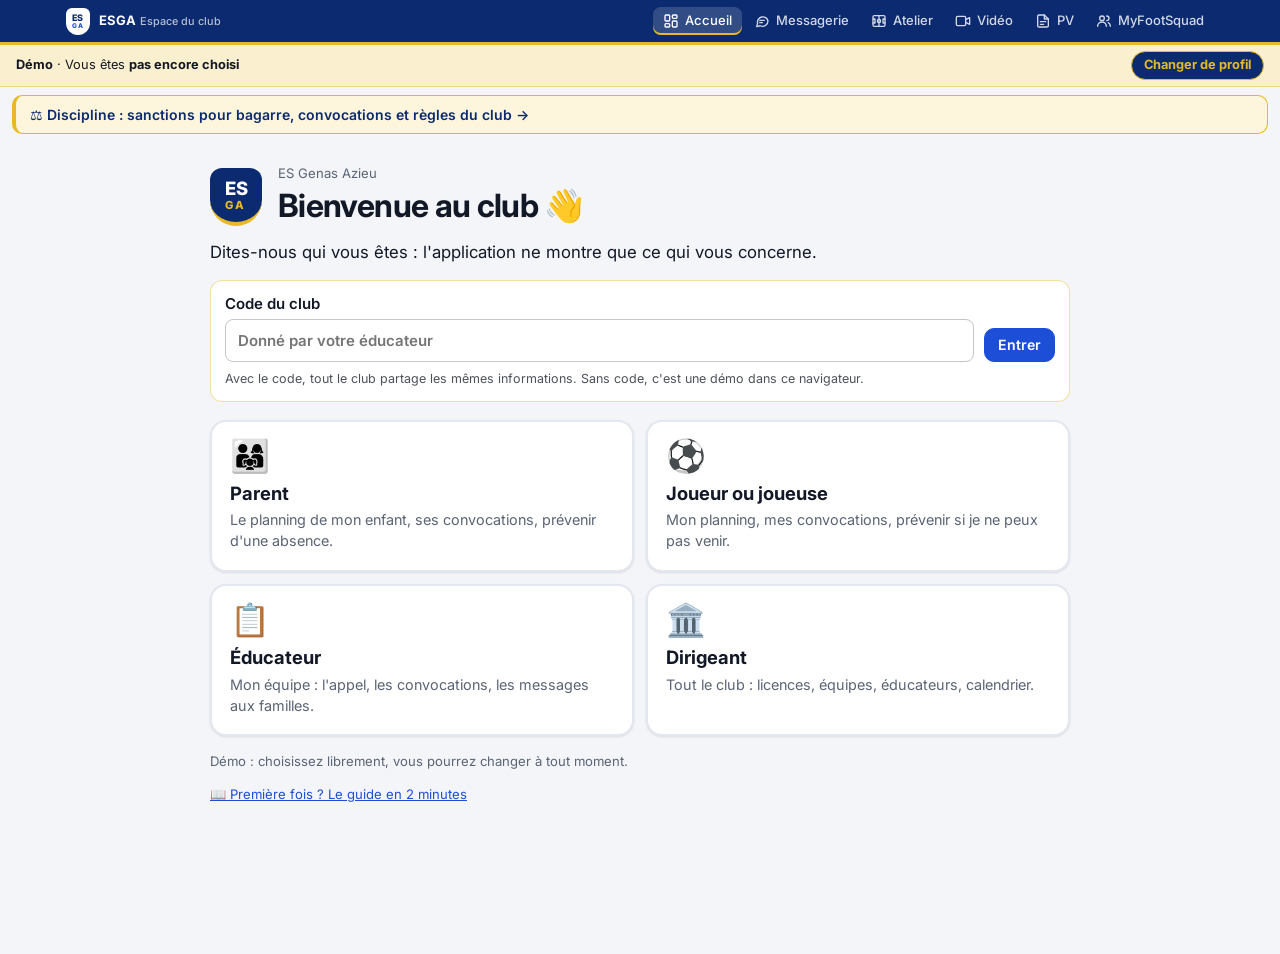
<file: index.html>
<!doctype html>
<html lang="fr">
<head>
  <meta charset="utf-8">
  <meta name="viewport" content="width=device-width, initial-scale=1, viewport-fit=cover">
  <meta name="theme-color" content="#0b2a6f">
  <link rel="icon" href="data:image/svg+xml,%3Csvg xmlns=%22http://www.w3.org/2000/svg%22 viewBox=%220 0 64 64%22%3E%3Crect width=%2264%22 height=%2264%22 rx=%2214%22 fill=%22%230b2a6f%22/%3E%3Ctext x=%2232%22 y=%2241%22 font-family=%22Arial%22 font-weight=%22700%22 font-size=%2224%22 fill=%22white%22 text-anchor=%22middle%22%3EES%3C/text%3E%3C/svg%3E">
  <title>ESGA · Console du club</title>
  <script>
    // Anciens liens de la veille des PV (#semaine, #historique, #equipe/U17…) : renvoyés vers le module PV.
    (function () {
      const h = decodeURIComponent(location.hash.slice(1)), [page, id] = h.split("?")[0].split("/");
      const console_ = ["accueil", "bienvenue", "moi", "feuille", "calendrier", "equipes", "equipe", "licencies", "staff", "convocations", "convoc", "parametres"];
      if (h && (!console_.includes(page) || (page === "equipe" && id && !/-\d+$/.test(id)))) location.replace("pv.html" + location.hash);
    })();
  </script>
  <meta name="description" content="ES Genas Azieu : console du club, licenciés, éducateurs, équipes, calendrier, convocations et présences, au même endroit">
  <link rel="preconnect" href="https://fonts.googleapis.com"><link rel="preconnect" href="https://fonts.gstatic.com" crossorigin>
  <link rel="stylesheet" href="https://fonts.googleapis.com/css2?family=Inter:wght@400;500;600;700;800&display=swap">
  <link rel="stylesheet" href="commun/charte.css?v=2026-11-23r">
  <link rel="stylesheet" href="console/style.css?v=2026-11-23w">
  <script src="commun/modules.js?v=2026-11-22s" data-module="console" defer></script>
  <script src="commun/club.js?v=2026-11-23w"></script>
</head>
<body class="chargement">
  <div class="demo-bandeau">
    <span><b id="modeClub">Démo</b> · Vous êtes <b id="quiSuisJe"></b></span>
    <a class="changer-profil" href="#bienvenue">Changer de profil</a>
  </div>
  <a href="discipline.html" style="display:block;margin:8px 12px 0;padding:9px 14px;border-radius:10px;background:#fdf6dc;border:1px solid #e8b923;border-left:4px solid #e8b923;color:#0b2a6f;font:600 14px/1.4 Inter,system-ui,sans-serif;text-decoration:none">⚖️ Discipline : sanctions pour bagarre, convocations et règles du club →</a>
  <div class="console">
    <nav class="menu" id="menu" aria-label="Sections"></nav>
    <main class="contenu" id="contenu" tabindex="-1"></main>
  </div>

  <div class="tiroir-fond" id="tiroirFond" hidden></div>
  <aside class="tiroir" id="tiroir" role="dialog" aria-modal="true" aria-labelledby="tiroirTitre" hidden>
    <header class="tiroir-tete"><h2 id="tiroirTitre"></h2><button class="icone" data-a="fermer" aria-label="Fermer">✕</button></header>
    <div class="tiroir-corps" id="tiroirCorps"></div>
  </aside>
  <div class="toast" id="toast" role="status" hidden></div>

  <script src="console/app.js?v=2026-11-23w"></script>
</body>
</html>
</file>
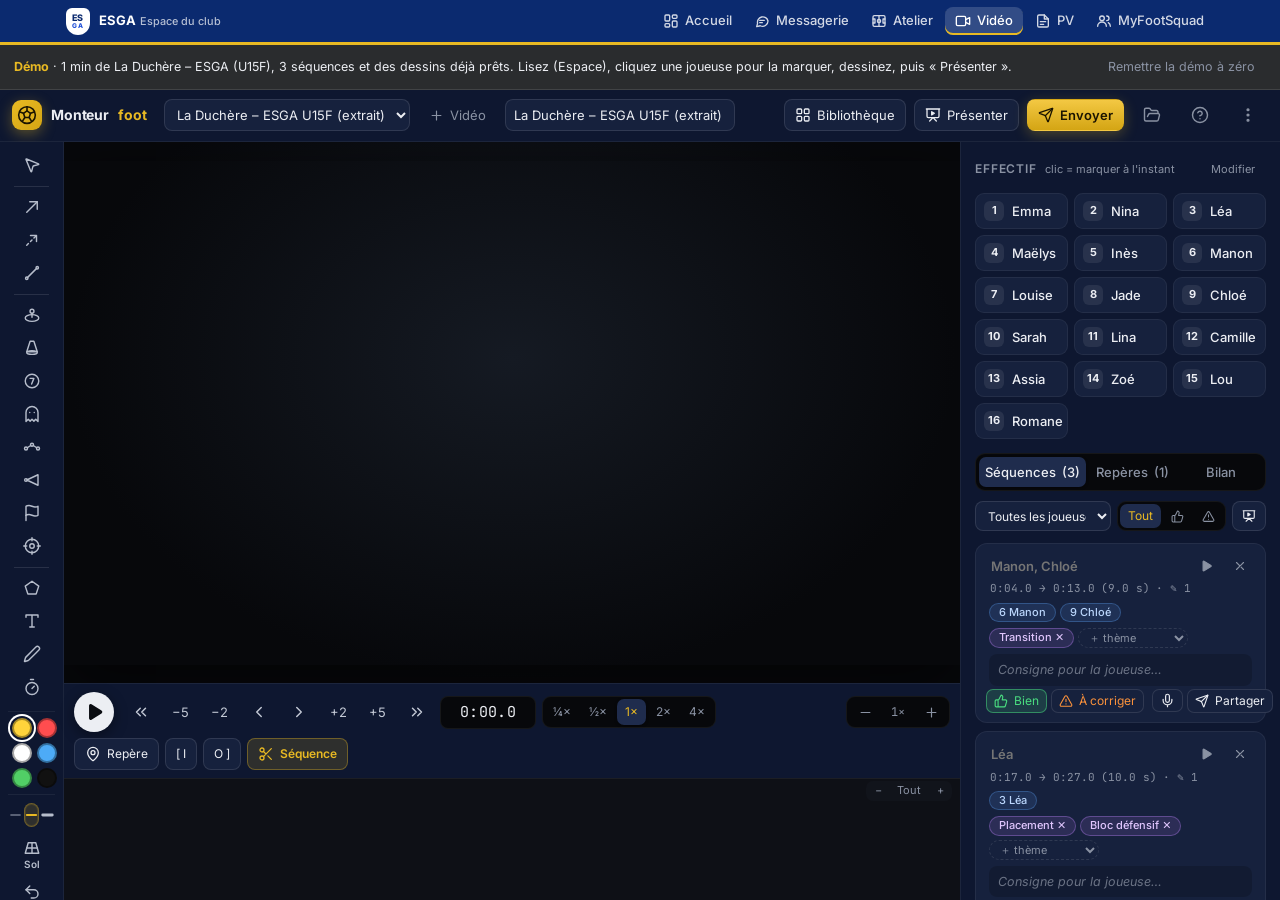
<file: analyse-video/index.html>
<!doctype html>
<html lang="fr">
<head>
<meta charset="utf-8">
<meta name="viewport" content="width=device-width, initial-scale=1">
<title>Analyse vidéo · ESGA</title>
<meta name="theme-color" content="#0b2a6f">
<link rel="preconnect" href="https://fonts.googleapis.com"><link rel="preconnect" href="https://fonts.gstatic.com" crossorigin>
<link rel="stylesheet" href="https://fonts.googleapis.com/css2?family=Inter:wght@400;500;600;700&family=JetBrains+Mono:wght@500&display=swap">
<link rel="stylesheet" href="../commun/charte.css?v=2026-11-23r">
<link rel="stylesheet" href="style.css?v=2026-11-20p">
<script src="../commun/modules.js?v=2026-11-22s" data-module="video" defer></script>
<script src="../commun/club.js?v=2026-11-23w"></script>
<script src="demo/demo.js?v=2026-11-20e"></script>
<script>document.documentElement.classList.add("demo")</script>
</head>
<body>
<div id="bandeauDemo"><span><b>Démo</b> · <span class="txt-pc">1 min de La Duchère – ESGA (U15F), 3 séquences et des dessins déjà prêts. Lisez (Espace), cliquez une joueuse pour la marquer, dessinez, puis « Présenter ».</span><span class="txt-tel">1 min de La Duchère – ESGA (U15F). Touchez ▶, une joueuse pour la marquer, un outil pour dessiner.</span></span>
  <span class="espace"></span>
  <button class="discret" onclick="DEMO.reinitialiser()">Remettre la démo à zéro</button></div>
<header id="barre">
  <b class="logo"><span class="logo-ic"><i data-ic="logo" data-t="20"></i></span>Monteur <em>foot</em></b>
  <select id="choixVideo" title="Vidéo du match"></select>
  <button id="ajoutVideo" class="discret" title="Ajouter une vidéo par son chemin"><i data-ic="plus" data-t="15"></i> Vidéo</button>
  <input id="nomMatch" placeholder="Nom du match" title="Nom du match (nom du dossier d'envoi)">
  <span class="espace"></span>
  <span id="etatSauve" class="petit discret"></span>
  <button id="btnBiblio" title="Toutes les séquences de tous les matchs : par joueuse, thème, match"><i data-ic="biblio" data-t="16"></i> Bibliothèque</button>
  <button id="btnPresenter" title="Présenter les séquences en plein écran (séance au club)"><i data-ic="presenter" data-t="16"></i> Présenter</button>
  <button id="btnEnvoyer" class="principal" title="Une vidéo par joueuse concernée + une vidéo d'équipe"><i data-ic="envoyer" data-t="16"></i> Envoyer</button>
  <button id="btnDossier" class="discret" title="Ouvrir le dossier des envois"><i data-ic="dossier"></i></button>
  <button id="btnAide" class="discret" title="Aide et raccourcis"><i data-ic="aide"></i></button>
  <button id="btnMenu" class="discret" title="Plus : exporter ou importer l'analyse, aide"><i data-ic="menu"></i></button>
</header>

<main>
  <aside id="outils">
    <div class="groupe" id="listeOutils">
      <button data-outil="choix" title="Sélectionner, déplacer (Suppr pour effacer)"><i data-ic="choix"></i></button>
      <span class="sep">Tracer</span>
      <button data-outil="fleche" title="Flèche : tracez le chemin, droit ou courbe (passe, déplacement)"><i data-ic="fleche"></i></button>
      <button data-outil="course" title="Course : flèche en pointillés (appel, course sans ballon)"><i data-ic="course"></i></button>
      <button data-outil="ligne" title="Ligne droite"><i data-ic="ligne"></i></button>
      <span class="sep">Joueuses</span>
      <button data-outil="cercle" title="Cercle au sol autour d'une joueuse ou d'une zone"><i data-ic="cercle"></i></button>
      <button data-outil="projecteur" title="Projecteur : met une joueuse en lumière"><i data-ic="projecteur"></i></button>
      <button data-outil="pastille" title="Pastille : numéro ou lettre aux pieds d'une joueuse"><i data-ic="pastille"></i></button>
      <button data-outil="fantome" title="Fantôme : où la joueuse aurait dû être"><i data-ic="fantome"></i></button>
      <button data-outil="formation" title="Ligne de formation : cliquez les joueuses, double-clic pour finir"><i data-ic="formation"></i></button>
      <button data-outil="vision" title="Cône de vision : de la joueuse vers où elle regarde (ou devrait regarder)"><i data-ic="vision"></i></button>
      <button data-outil="horsjeu" title="Ligne de hors-jeu : cliquez la dernière défenseuse (sol calé d'abord)"><i data-ic="horsjeu"></i></button>
      <button data-outil="suivi" title="Suivre une joueuse : cliquez ses pieds, un cercle la suit pendant la séquence"><i data-ic="suivi"></i></button>
      <span class="sep">Autres</span>
      <button data-outil="zone" title="Zone : cliquez les sommets, double-clic pour finir"><i data-ic="zone"></i></button>
      <button data-outil="texte" title="Texte"><i data-ic="texte"></i></button>
      <button data-outil="main" title="Main levée"><i data-ic="main"></i></button>
      <button data-outil="chrono" title="Chronomètre à l'écran (part de l'instant du dessin)"><i data-ic="chrono"></i></button>
    </div>
    <div class="groupe" id="couleurs"></div>
    <div class="groupe ligne">
      <button data-epais="0.7" title="Trait fin"><svg width="22" height="12" viewBox="0 0 22 12"><line x1="3" y1="6" x2="19" y2="6" stroke="currentColor" stroke-width="1.5" stroke-linecap="round"/></svg></button>
      <button data-epais="1" title="Trait moyen" class="actif"><svg width="22" height="12" viewBox="0 0 22 12"><line x1="3" y1="6" x2="19" y2="6" stroke="currentColor" stroke-width="3" stroke-linecap="round"/></svg></button>
      <button data-epais="1.6" title="Trait épais"><svg width="22" height="12" viewBox="0 0 22 12"><line x1="3" y1="6" x2="19" y2="6" stroke="currentColor" stroke-width="5" stroke-linecap="round"/></svg></button>
    </div>
    <div class="groupe">
      <button id="btnSol" title="Perspective : caler le sol avec 4 coins de la surface, les dessins se couchent sur la pelouse"><i data-ic="sol"></i><span>Sol</span></button>
      <button id="btnAnnuler" title="Annuler (Ctrl+Z)"><i data-ic="annuler"></i></button>
      <button id="btnEffacer" title="Effacer ce dessin"><i data-ic="effacer"></i></button>
    </div>
  </aside>

  <section id="centre">
    <div id="cadre">
      <div id="scene">
        <video id="video" preload="auto" playsinline></video>
        <canvas id="calque"></canvas>
      </div>
      <div id="vide" class="vide"><div class="vide-ic"><i data-ic="video" data-t="40"></i></div><h2>Choisissez la vidéo du match en haut</h2>
        <p>Les vidéos du dossier <b>analyse-veo\match</b> apparaissent toutes seules.<br>Sinon : « + Vidéo » et collez le chemin du fichier.</p></div>
      <div id="bandeauDessin" hidden></div>
      <div id="info" hidden></div>
      <div id="pres" hidden>
        <div class="pr-haut"><span id="prCompte" class="mono"></span><span id="prGenre"></span><span class="espace"></span>
          <button id="prQuitter" title="Quitter la présentation (Échap)"><i data-ic="fermer" data-t="18"></i> Quitter</button></div>
        <div class="pr-bas">
          <div class="pr-texte"><b id="prTitre"></b><span id="prJoueuses"></span><p id="prNote"></p></div>
          <div class="pr-boutons">
            <button id="prPrec" title="Séquence précédente (←)"><i data-ic="prec" data-t="22"></i></button>
            <button id="prLecture" class="pr-lecture" title="Pause / lecture (Espace)"><i data-ic="pause" data-t="26"></i></button>
            <button id="prSuiv" title="Séquence suivante (→)"><i data-ic="suiv" data-t="22"></i></button>
            <button id="prRevoir" title="Revoir cette séquence (R)"><i data-ic="revoir" data-t="20"></i></button>
          </div>
          <div id="prPoints"></div>
        </div>
      </div>
    </div>
    <div id="transport">
      <button id="tLecture" class="icone" title="Lecture / pause (Espace, K)"><i data-ic="lecture" data-t="20"></i></button>
      <button data-saut="-30" class="icone" title="−30 s (Ctrl+←)"><i data-ic="recul"></i></button>
      <button data-saut="-5" class="icone" title="−5 s (Maj+←)">−5</button>
      <button data-saut="-2" class="icone" title="−2 s (←)">−2</button>
      <button data-image="-1" class="icone" title="Image précédente (,)"><i data-ic="prec"></i></button>
      <button data-image="1" class="icone" title="Image suivante (.)"><i data-ic="suiv"></i></button>
      <button data-saut="2" class="icone" title="+2 s (→)">+2</button>
      <button data-saut="5" class="icone" title="+5 s (Maj+→)">+5</button>
      <button data-saut="30" class="icone" title="+30 s (Ctrl+→)"><i data-ic="avance"></i></button>
      <span id="tTemps" class="mono">0:00.0</span>
      <span class="groupe" id="vitesses">
        <button data-v="0.25">¼×</button><button data-v="0.5">½×</button><button data-v="1" class="actif">1×</button><button data-v="2">2×</button><button data-v="4">4×</button>
      </span>
      <span id="tVitesse" class="mono petit"></span>
      <span class="espace"></span>
      <span class="groupe"><button id="zMoins" class="icone" title="Dézoomer l'image (−)"><i data-ic="moins" data-t="15"></i></button><button id="zNiveau" class="mono petit" title="Zoom 1×">1×</button><button id="zPlus" class="icone" title="Zoomer l'image (+)"><i data-ic="plus" data-t="15"></i></button></span>
      <button id="tRepere" title="Poser un repère ici (M)"><i data-ic="repere" data-t="16"></i> Repère</button>
      <button id="tEntree" title="Entrée de séquence (I)">[ I</button>
      <button id="tSortie" title="Sortie de séquence (O)">O ]</button>
      <button id="tCreer" title="Créer la séquence entre I et O (Entrée)"><i data-ic="ciseaux" data-t="16"></i> Séquence</button>
    </div>
    <div id="frise">
      <canvas id="tl"></canvas>
      <div class="frise-boutons">
        <button id="tlMoins" class="icone" title="Dézoomer la timeline (molette)">−</button>
        <button id="tlTout" class="petit" title="Voir tout le match">Tout</button>
        <button id="tlPlus" class="icone" title="Zoomer la timeline (molette)">+</button>
      </div>
    </div>
  </section>

  <aside id="cote">
    <div class="titre-bloc"><h3>Effectif</h3><span class="petit discret">clic = marquer à l'instant</span>
      <button id="btnEffectif" class="discret petit">Modifier</button></div>
    <div id="effectif"></div>
    <div class="onglets"><button data-onglet="seq" class="actif">Séquences <span id="nSeq"></span></button><button data-onglet="rep">Repères <span id="nRep"></span></button><button data-onglet="bilan">Bilan</button></div>
    <div id="filtreSeq" class="filtres">
      <select id="fsJoueuse" title="N'afficher que les séquences d'une joueuse"><option value="">Toutes les joueuses</option></select>
      <span class="segment" id="fsGenre"><button data-g="" class="actif">Tout</button><button data-g="bien" title="À valoriser"><i data-ic="bien" data-t="13"></i></button><button data-g="corriger" title="À corriger"><i data-ic="corriger" data-t="13"></i></button></span>
      <button id="fsPresenter" class="petit" title="Présenter les séquences affichées"><i data-ic="presenter" data-t="14"></i></button>
    </div>
    <div id="listeSeq" class="liste" data-panneau="seq"></div>
    <div id="listeRep" class="liste" data-panneau="rep" hidden></div>
    <div id="listeBilan" class="liste" data-panneau="bilan" hidden></div>
  </aside>
</main>

<section id="biblio" hidden>
  <div class="bi-filtres">
    <h2><i data-ic="biblio" data-t="16"></i> Bibliothèque</h2>
    <select id="fJoueuse"><option value="">Toutes les joueuses</option></select>
    <select id="fTheme"><option value="">Tous les thèmes</option></select>
    <select id="fMatch"><option value="">Tous les matchs</option></select>
    <select id="fGenre"><option value="">Bien et à corriger</option><option value="bien">👍 Bien</option><option value="corriger">⚠ À corriger</option></select>
    <input id="fTexte" type="search" placeholder="Chercher un nom…">
    <span id="fNombre" class="discret petit"></span>
    <span class="espace"></span>
    <select id="biSeances" title="Reprendre une séance déjà préparée"><option value="">Séances préparées…</option></select>
    <button id="biFermer" class="discret" title="Fermer (Échap)"><i data-ic="fermer"></i></button>
  </div>
  <div id="biGrille"></div>
  <div class="bi-pied">
    <span id="biSel">Cliquez des séquences pour préparer une séance (l’ordre de clic = l’ordre de la vidéo).</span>
    <span class="espace"></span>
    <button id="biTout" class="discret">Tout prendre</button>
    <button id="biVider" class="discret">Vider</button>
    <input id="biNom" placeholder="Nom de la séance">
    <button id="biFaire" class="principal"><i data-ic="film" data-t="16"></i> Fabriquer la vidéo de séance</button>
  </div>
</section>
<div id="lecteurSeance" hidden><video controls playsinline></video><button class="discret" id="lsFermer"><i data-ic="fermer" data-t="16"></i> Fermer</button></div>

<dialog id="dlg"><form method="dialog" id="dlgForm"><h3 id="dlgTitre"></h3><div id="dlgCorps"></div>
  <div class="dlg-pied"><button value="annuler" class="discret">Annuler</button><button value="ok" class="principal" id="dlgOk">OK</button></div></form></dialog>
<div id="toasts"></div>
<script type="module" src="app.js?v=2026-11-20s"></script>
</body>
</html>
</file>
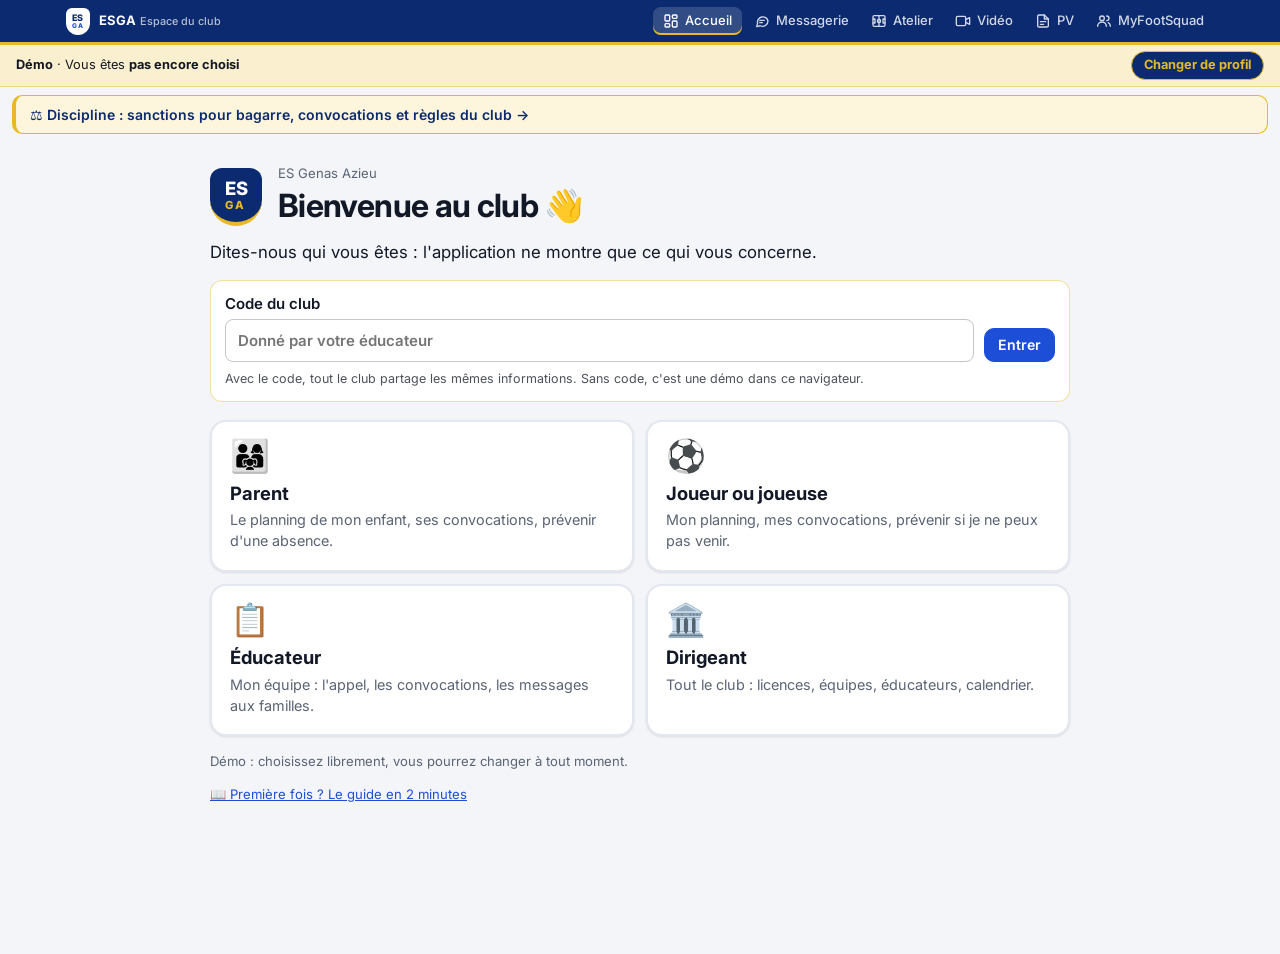
<file: console/index.html>
<!doctype html>
<html lang="fr"><head><meta charset="utf-8"><title>Console du club · ESGA</title>
<meta http-equiv="refresh" content="0; url=../">
<script>location.replace("../" + location.hash);</script></head>
<body><p><a href="../">Ouvrir la console du club</a></p></body></html>
</file>
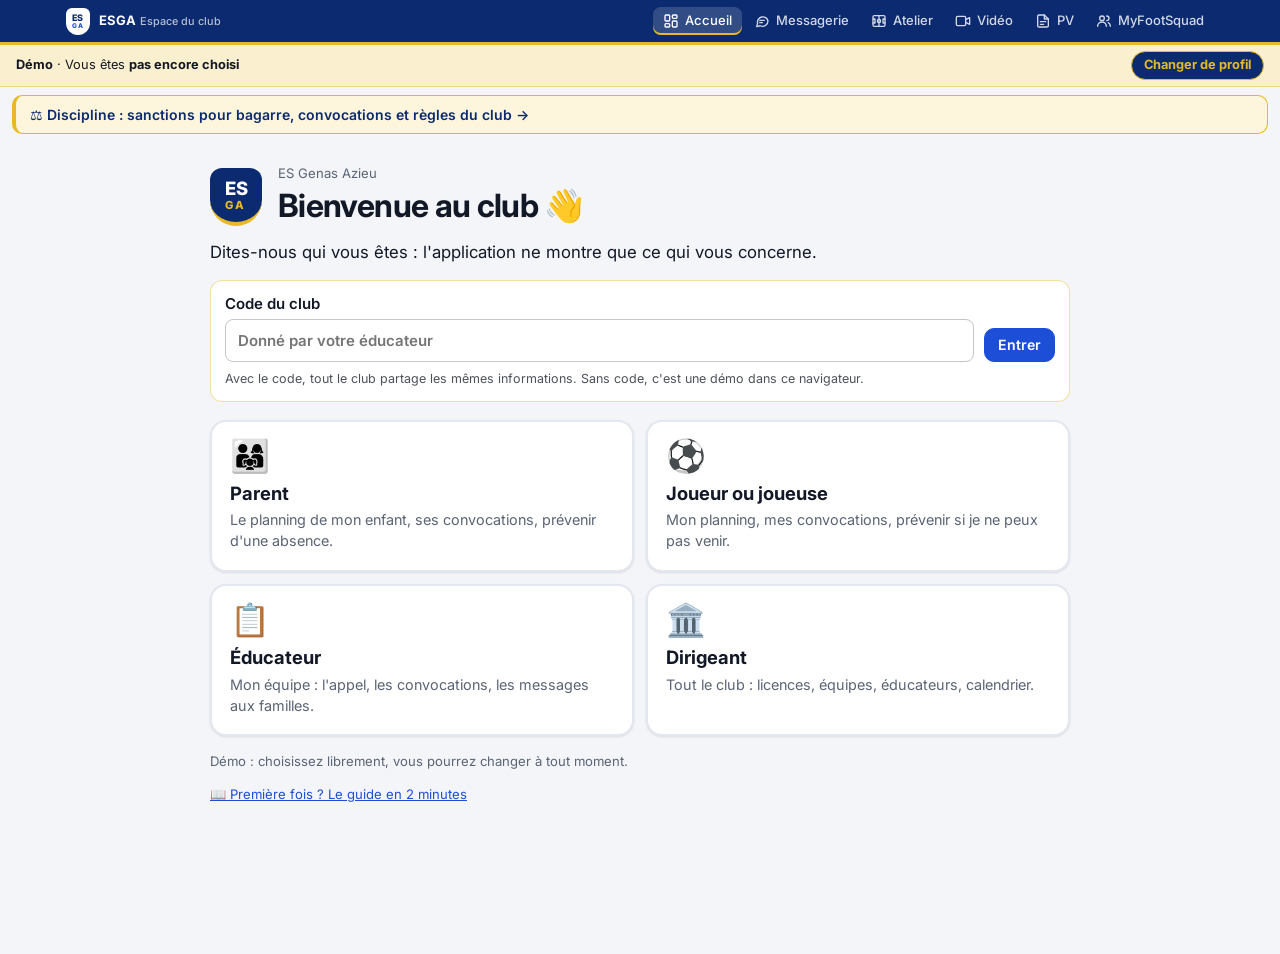
<file: messagerie/index.html>
<!doctype html>
<html lang="fr">
<head>
  <meta charset="utf-8">
  <meta name="viewport" content="width=device-width, initial-scale=1, viewport-fit=cover">
  <meta name="theme-color" content="#0b2a6f">
  <link rel="icon" href="data:image/svg+xml,%3Csvg xmlns=%22http://www.w3.org/2000/svg%22 viewBox=%220 0 64 64%22%3E%3Crect width=%2264%22 height=%2264%22 rx=%2214%22 fill=%22%230b2a6f%22/%3E%3Ctext x=%2232%22 y=%2241%22 font-family=%22Arial%22 font-weight=%22700%22 font-size=%2224%22 fill=%22white%22 text-anchor=%22middle%22%3EES%3C/text%3E%3C/svg%3E">
  <title>Messagerie d'équipe · ESGA</title>
  <meta name="description" content="ES Genas Azieu : messagerie d'équipe, groupes, sondages, absences et convocations">
  <link rel="preconnect" href="https://fonts.googleapis.com"><link rel="preconnect" href="https://fonts.gstatic.com" crossorigin>
  <link rel="stylesheet" href="https://fonts.googleapis.com/css2?family=Inter:wght@400;500;600;700;800&display=swap">
  <link rel="stylesheet" href="../commun/charte.css?v=2026-11-23r">
  <link rel="stylesheet" href="style.css?v=2026-11-21c">
  <script src="../commun/modules.js?v=2026-11-22s" data-module="messagerie" defer></script>
</head>
<body class="chargement" data-espace="discussions">
  <div class="demo-bandeau">
    <span class="b-mode" id="bandeauMode"><b>Démo</b></span>
    <span class="b-qui">Vous : <b id="bandeauQui"></b> · <a class="changer-profil" href="../#bienvenue">Changer de profil</a></span>
    <label id="lblEquipe" hidden>Équipe <select id="choixEquipe"></select></label>
    <label id="lblProfil" hidden>Voir comme <select id="choixProfil"></select></label>
    <button class="lien" id="btnReinitialiser" hidden>Remettre à zéro</button>
  </div>

  <div class="appli">
    <nav class="espaces" aria-label="Espaces">
      <button class="espace-btn" data-espace="discussions">Discussions <span class="badge" id="badgeTotal" hidden></span></button>
      <button class="espace-btn" data-espace="coach" id="ongletCoach" hidden>Espace coach</button>
    </nav>

    <!-- Discussions -->
    <div class="discussions">
      <aside class="panneau">
        <div class="liste-tete">
          <b>Discussions</b>
          <span class="outils">
            <button class="mini-btn clair" id="btnPerso" title="Écrire à une personne">Nouvelle</button>
            <button class="mini-btn clair" id="btnGroupe" title="Créer un groupe">Groupe</button>
          </span>
        </div>
        <input id="recherche" type="search" placeholder="Rechercher une conversation" aria-label="Rechercher">
        <div id="semaine" class="semaine"></div>
        <div id="listeConvs" class="convs"></div>
      </aside>

      <section class="chat-zone">
        <div id="chatVide" class="chat-vide">Choisissez une conversation.</div>
        <div id="chat" class="chat" hidden>
          <header id="chatTete" class="chat-tete"></header>
          <button id="epingle" class="epingle" hidden></button>
          <div id="fil" class="fil" aria-live="polite"></div>
          <button id="versBas" class="vers-bas" hidden aria-label="Aller aux derniers messages"></button>
          <div id="menuPlus" class="menu-plus" hidden></div>
          <div id="ctx" class="ctx" hidden></div>
          <div id="reponseBarre" class="reponse-barre" hidden></div>
          <div id="lectureSeule" class="lecture-seule" hidden>Seuls les coachs et les dirigeants écrivent ici. Pour discuter entre vous (covoiturage…), utilisez le Blabla de l’équipe.</div>
          <form id="formEnvoi" class="envoi">
            <button type="button" class="rond-btn plus" id="btnPlus" aria-label="Sondage, absence…"></button>
            <div class="saisie-boite">
              <textarea id="saisie" rows="1" placeholder="Message" aria-label="Message"></textarea>
              <button type="button" class="icone photo-btn" id="btnPhoto" aria-label="Envoyer une photo"></button>
              <input type="file" id="fichierPhoto" accept="image/*" hidden>
            </div>
            <button class="rond-btn envoyer" id="btnEnvoyer" aria-label="Envoyer"></button>
          </form>
        </div>
      </section>
    </div>

    <!-- Espace coach -->
    <div class="coach-zone">
      <nav class="c-onglets" aria-label="Espace coach">
        <button class="c-onglet" data-coach="match">Sondage du match</button>
        <button class="c-onglet" data-coach="convoc">Convocation</button>
        <button class="c-onglet" data-coach="entrainements">Entraînements et absences</button>
      </nav>
      <div id="coachContenu" class="coach-contenu"></div>
    </div>
  </div>

  <div id="modale" class="modale" hidden></div>
  <div class="toast" id="toast" role="status" hidden></div>

  <script src="../commun/club.js?v=2026-11-23w"></script>
  <script src="stockage.js?v=2026-11-20b"></script>
  <script src="app.js?v=2026-11-23p"></script>
</body>
</html>
</file>
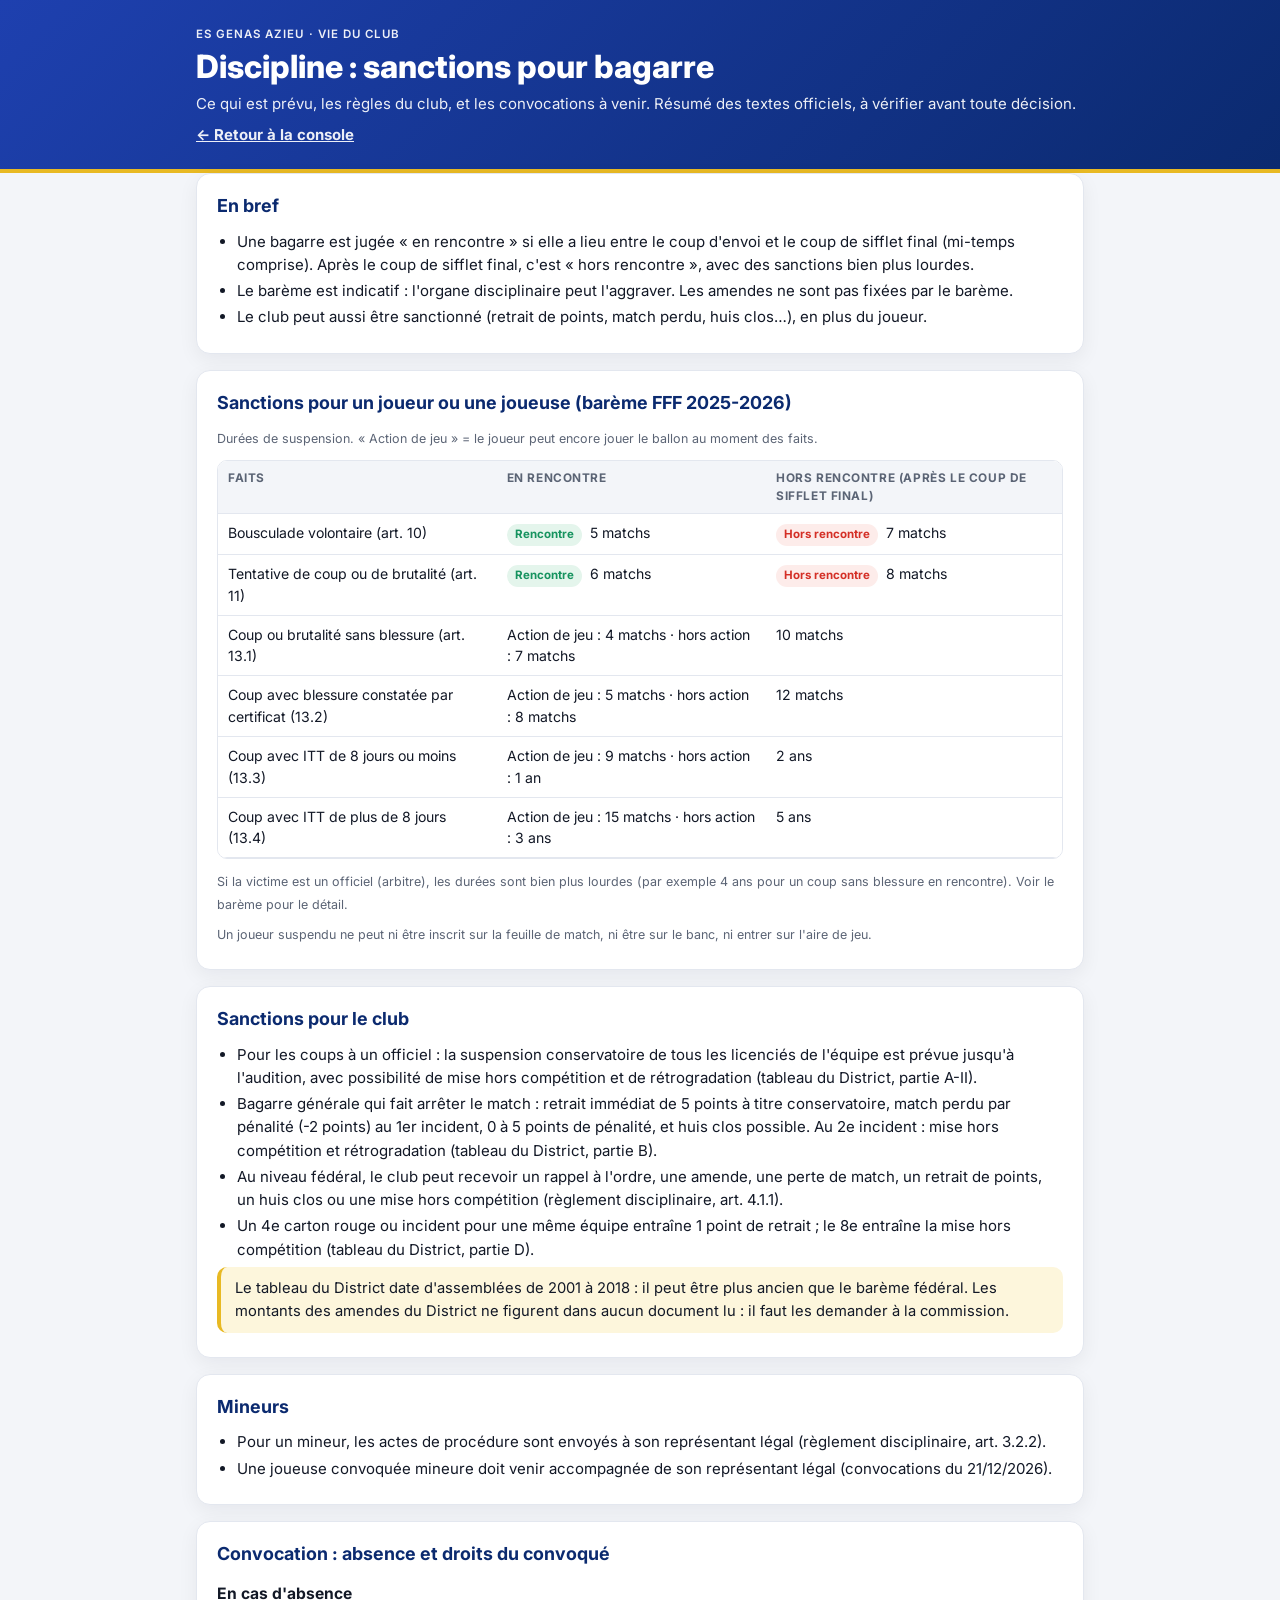
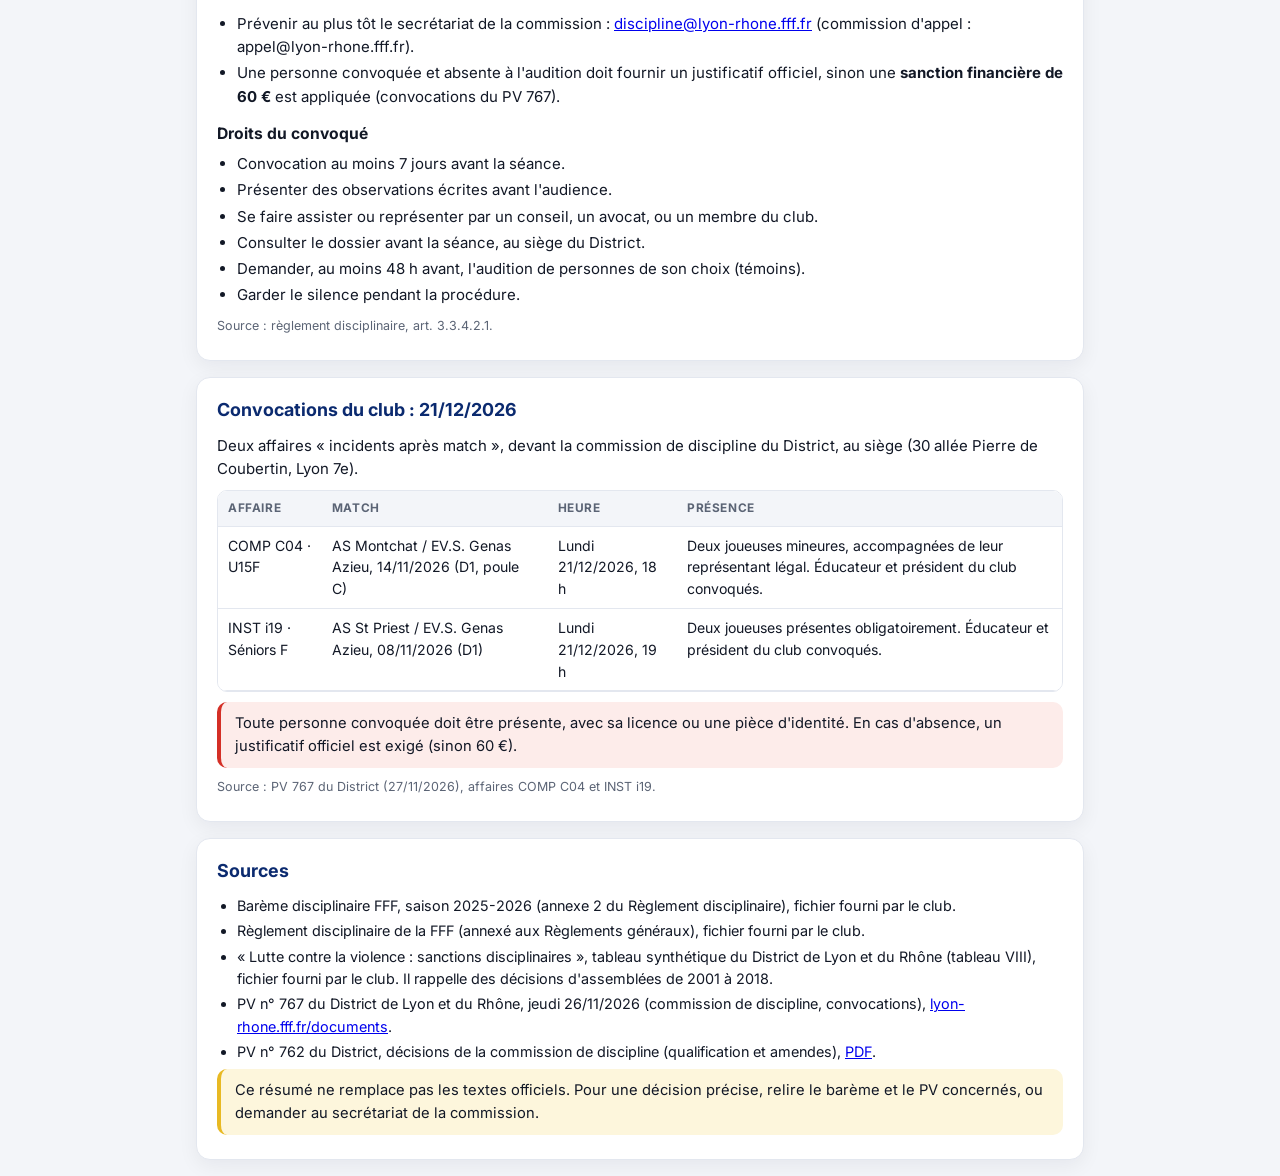
<file: discipline.html>
<!doctype html>
<html lang="fr">
<head>
  <meta charset="utf-8">
  <meta name="viewport" content="width=device-width, initial-scale=1, viewport-fit=cover">
  <meta name="theme-color" content="#0b2a6f">
  <title>ESGA · Discipline : sanctions pour bagarre</title>
  <meta name="description" content="Sanctions pour bagarre, règles du club, convocations à la commission de discipline : résumé et sources">
  <link rel="preconnect" href="https://fonts.googleapis.com"><link rel="preconnect" href="https://fonts.gstatic.com" crossorigin>
  <link rel="stylesheet" href="https://fonts.googleapis.com/css2?family=Inter:wght@400;500;600;700;800&display=swap">
  <style>
    :root {
      --marine: #0b2a6f; --marine-600: #1e40af; --or: #e8b923; --or-soft: #fdf6dc;
      --bg: #f3f5f9; --card: #ffffff; --text: #121826; --muted: #5b6475; --line: #e3e7ef;
      --urgent: #d42f26; --urgent-soft: #fdecea; --attention: #c97700; --attention-soft: #fdf3e1;
      --match: #16935f; --match-soft: #e4f5ec; --radius: 14px;
    }
    @media (prefers-color-scheme: dark) {
      :root:not([data-theme="light"]) {
        --bg: #0f1420; --card: #171e2e; --text: #e9edf5; --muted: #9aa4b8; --line: #2a3347;
        --urgent-soft: #3a1a1a; --attention-soft: #36280f; --match-soft: #12302a; --or-soft: #2b2510;
      }
    }
    :root[data-theme="dark"] {
      --bg: #0f1420; --card: #171e2e; --text: #e9edf5; --muted: #9aa4b8; --line: #2a3347;
      --urgent-soft: #3a1a1a; --attention-soft: #36280f; --match-soft: #12302a; --or-soft: #2b2510;
    }
    * { box-sizing: border-box; }
    body { margin: 0; font-family: Inter, system-ui, sans-serif; font-size: 15px; line-height: 1.55; background: var(--bg); color: var(--text); }
    .wrap { max-width: 920px; margin: 0 auto; padding: 0 16px; }
    .hero { background: linear-gradient(135deg, var(--marine-600) 0%, var(--marine) 100%); color: #fff; padding: 26px 0 22px; border-bottom: 4px solid var(--or); }
    .hero a { color: #fff; }
    .kicker { margin: 0; opacity: .8; font-size: .72rem; text-transform: uppercase; letter-spacing: .09em; font-weight: 600; }
    .hero h1 { margin: 4px 0 6px; font-size: clamp(1.45rem, 4vw, 2rem); font-weight: 800; line-height: 1.2; }
    .hero p { margin: 0; opacity: .92; }
    main { padding: 22px 0 40px; }
    section { background: var(--card); border: 1px solid var(--line); border-radius: var(--radius); padding: 18px 20px; margin-bottom: 16px; box-shadow: 0 6px 20px rgba(16,24,40,.06); }
    h2 { margin: 0 0 10px; font-size: 1.12rem; color: var(--marine); }
    h3 { margin: 14px 0 6px; font-size: .98rem; }
    p { margin: 6px 0; }
    ul { margin: 6px 0; padding-left: 20px; }
    li { margin: 3px 0; }
    .note { background: var(--or-soft); border-left: 4px solid var(--or); border-radius: 10px; padding: 10px 14px; font-size: .92rem; }
    .alerte { background: var(--urgent-soft); border-left: 4px solid var(--urgent); border-radius: 10px; padding: 10px 14px; font-size: .92rem; }
    .table-wrap { overflow-x: auto; border: 1px solid var(--line); border-radius: 10px; margin: 10px 0; }
    table { width: 100%; border-collapse: collapse; font-size: .88rem; background: var(--card); }
    th, td { padding: 8px 10px; border-bottom: 1px solid var(--line); text-align: left; vertical-align: top; }
    th { background: var(--bg); font-size: .74rem; text-transform: uppercase; letter-spacing: .05em; color: var(--muted); }
    .tag { display: inline-block; font-size: .72rem; font-weight: 700; padding: 2px 8px; border-radius: 999px; margin-right: 4px; }
    .tag-rencontre { background: var(--match-soft); color: var(--match); }
    .tag-hors { background: var(--urgent-soft); color: var(--urgent); }
    .sources li { font-size: .9rem; }
    .retour { display: inline-block; margin-top: 8px; font-weight: 700; color: var(--marine-600); }
    small { color: var(--muted); }
    @media (max-width: 560px) { .wrap { padding: 0 12px; } section { padding: 14px; } }
  </style>
</head>
<body>
  <header class="hero">
    <div class="wrap">
      <p class="kicker">ES Genas Azieu · Vie du club</p>
      <h1>Discipline : sanctions pour bagarre</h1>
      <p>Ce qui est prévu, les règles du club, et les convocations à venir. Résumé des textes officiels, à vérifier avant toute décision.</p>
      <p><a class="retour" href="index.html">← Retour à la console</a></p>
    </div>
  </header>

  <main class="wrap">

    <section>
      <h2>En bref</h2>
      <ul>
        <li>Une bagarre est jugée « en rencontre » si elle a lieu entre le coup d'envoi et le coup de sifflet final (mi-temps comprise). Après le coup de sifflet final, c'est « hors rencontre », avec des sanctions bien plus lourdes.</li>
        <li>Le barème est indicatif : l'organe disciplinaire peut l'aggraver. Les amendes ne sont pas fixées par le barème.</li>
        <li>Le club peut aussi être sanctionné (retrait de points, match perdu, huis clos…), en plus du joueur.</li>
      </ul>
    </section>

    <section>
      <h2>Sanctions pour un joueur ou une joueuse (barème FFF 2025-2026)</h2>
      <p><small>Durées de suspension. « Action de jeu » = le joueur peut encore jouer le ballon au moment des faits.</small></p>
      <div class="table-wrap"><table>
        <thead><tr><th>Faits</th><th>En rencontre</th><th>Hors rencontre (après le coup de sifflet final)</th></tr></thead>
        <tbody>
          <tr><td>Bousculade volontaire (art. 10)</td><td><span class="tag tag-rencontre">Rencontre</span> 5 matchs</td><td><span class="tag tag-hors">Hors rencontre</span> 7 matchs</td></tr>
          <tr><td>Tentative de coup ou de brutalité (art. 11)</td><td><span class="tag tag-rencontre">Rencontre</span> 6 matchs</td><td><span class="tag tag-hors">Hors rencontre</span> 8 matchs</td></tr>
          <tr><td>Coup ou brutalité sans blessure (art. 13.1)</td><td>Action de jeu : 4 matchs · hors action : 7 matchs</td><td>10 matchs</td></tr>
          <tr><td>Coup avec blessure constatée par certificat (13.2)</td><td>Action de jeu : 5 matchs · hors action : 8 matchs</td><td>12 matchs</td></tr>
          <tr><td>Coup avec ITT de 8 jours ou moins (13.3)</td><td>Action de jeu : 9 matchs · hors action : 1 an</td><td>2 ans</td></tr>
          <tr><td>Coup avec ITT de plus de 8 jours (13.4)</td><td>Action de jeu : 15 matchs · hors action : 3 ans</td><td>5 ans</td></tr>
        </tbody>
      </table></div>
      <p><small>Si la victime est un officiel (arbitre), les durées sont bien plus lourdes (par exemple 4 ans pour un coup sans blessure en rencontre). Voir le barème pour le détail.</small></p>
      <p><small>Un joueur suspendu ne peut ni être inscrit sur la feuille de match, ni être sur le banc, ni entrer sur l'aire de jeu.</small></p>
    </section>

    <section>
      <h2>Sanctions pour le club</h2>
      <ul>
        <li>Pour les coups à un officiel : la suspension conservatoire de tous les licenciés de l'équipe est prévue jusqu'à l'audition, avec possibilité de mise hors compétition et de rétrogradation (tableau du District, partie A-II).</li>
        <li>Bagarre générale qui fait arrêter le match : retrait immédiat de 5 points à titre conservatoire, match perdu par pénalité (-2 points) au 1er incident, 0 à 5 points de pénalité, et huis clos possible. Au 2e incident : mise hors compétition et rétrogradation (tableau du District, partie B).</li>
        <li>Au niveau fédéral, le club peut recevoir un rappel à l'ordre, une amende, une perte de match, un retrait de points, un huis clos ou une mise hors compétition (règlement disciplinaire, art. 4.1.1).</li>
        <li>Un 4e carton rouge ou incident pour une même équipe entraîne 1 point de retrait ; le 8e entraîne la mise hors compétition (tableau du District, partie D).</li>
      </ul>
      <p class="note">Le tableau du District date d'assemblées de 2001 à 2018 : il peut être plus ancien que le barème fédéral. Les montants des amendes du District ne figurent dans aucun document lu : il faut les demander à la commission.</p>
    </section>

    <section>
      <h2>Mineurs</h2>
      <ul>
        <li>Pour un mineur, les actes de procédure sont envoyés à son représentant légal (règlement disciplinaire, art. 3.2.2).</li>
        <li>Une joueuse convoquée mineure doit venir accompagnée de son représentant légal (convocations du 21/12/2026).</li>
      </ul>
    </section>

    <section>
      <h2>Convocation : absence et droits du convoqué</h2>
      <h3>En cas d'absence</h3>
      <ul>
        <li>Prévenir au plus tôt le secrétariat de la commission : <a href="mailto:discipline@lyon-rhone.fff.fr">discipline@lyon-rhone.fff.fr</a> (commission d'appel : appel@lyon-rhone.fff.fr).</li>
        <li>Une personne convoquée et absente à l'audition doit fournir un justificatif officiel, sinon une <strong>sanction financière de 60 €</strong> est appliquée (convocations du PV 767).</li>
      </ul>
      <h3>Droits du convoqué</h3>
      <ul>
        <li>Convocation au moins 7 jours avant la séance.</li>
        <li>Présenter des observations écrites avant l'audience.</li>
        <li>Se faire assister ou représenter par un conseil, un avocat, ou un membre du club.</li>
        <li>Consulter le dossier avant la séance, au siège du District.</li>
        <li>Demander, au moins 48 h avant, l'audition de personnes de son choix (témoins).</li>
        <li>Garder le silence pendant la procédure.</li>
      </ul>
      <p><small>Source : règlement disciplinaire, art. 3.3.4.2.1.</small></p>
    </section>

    <section>
      <h2>Convocations du club : 21/12/2026</h2>
      <p>Deux affaires « incidents après match », devant la commission de discipline du District, au siège (30 allée Pierre de Coubertin, Lyon 7e).</p>
      <div class="table-wrap"><table>
        <thead><tr><th>Affaire</th><th>Match</th><th>Heure</th><th>Présence</th></tr></thead>
        <tbody>
          <tr><td>COMP C04 · U15F</td><td>AS Montchat / EV.S. Genas Azieu, 14/11/2026 (D1, poule C)</td><td>Lundi 21/12/2026, 18 h</td><td>Deux joueuses mineures, accompagnées de leur représentant légal. Éducateur et président du club convoqués.</td></tr>
          <tr><td>INST i19 · Séniors F</td><td>AS St Priest / EV.S. Genas Azieu, 08/11/2026 (D1)</td><td>Lundi 21/12/2026, 19 h</td><td>Deux joueuses présentes obligatoirement. Éducateur et président du club convoqués.</td></tr>
        </tbody>
      </table></div>
      <p class="alerte">Toute personne convoquée doit être présente, avec sa licence ou une pièce d'identité. En cas d'absence, un justificatif officiel est exigé (sinon 60 €).</p>
      <p><small>Source : PV 767 du District (27/11/2026), affaires COMP C04 et INST i19.</small></p>
    </section>

    <section>
      <h2>Sources</h2>
      <ul class="sources">
        <li>Barème disciplinaire FFF, saison 2025-2026 (annexe 2 du Règlement disciplinaire), fichier fourni par le club.</li>
        <li>Règlement disciplinaire de la FFF (annexé aux Règlements généraux), fichier fourni par le club.</li>
        <li>« Lutte contre la violence : sanctions disciplinaires », tableau synthétique du District de Lyon et du Rhône (tableau VIII), fichier fourni par le club. Il rappelle des décisions d'assemblées de 2001 à 2018.</li>
        <li>PV n° 767 du District de Lyon et du Rhône, jeudi 26/11/2026 (commission de discipline, convocations), <a href="https://lyon-rhone.fff.fr/documents?cid=39">lyon-rhone.fff.fr/documents</a>.</li>
        <li>PV n° 762 du District, décisions de la commission de discipline (qualification et amendes), <a href="https://lyon-rhone.fff.fr/wp-content/uploads/sites/105/bsk-pdf-manager/710b4d4c731ebe66a8917393a9919179.pdf">PDF</a>.</li>
      </ul>
      <p class="note">Ce résumé ne remplace pas les textes officiels. Pour une décision précise, relire le barème et le PV concernés, ou demander au secrétariat de la commission.</p>
    </section>

  </main>
</body>
</html>
</file>
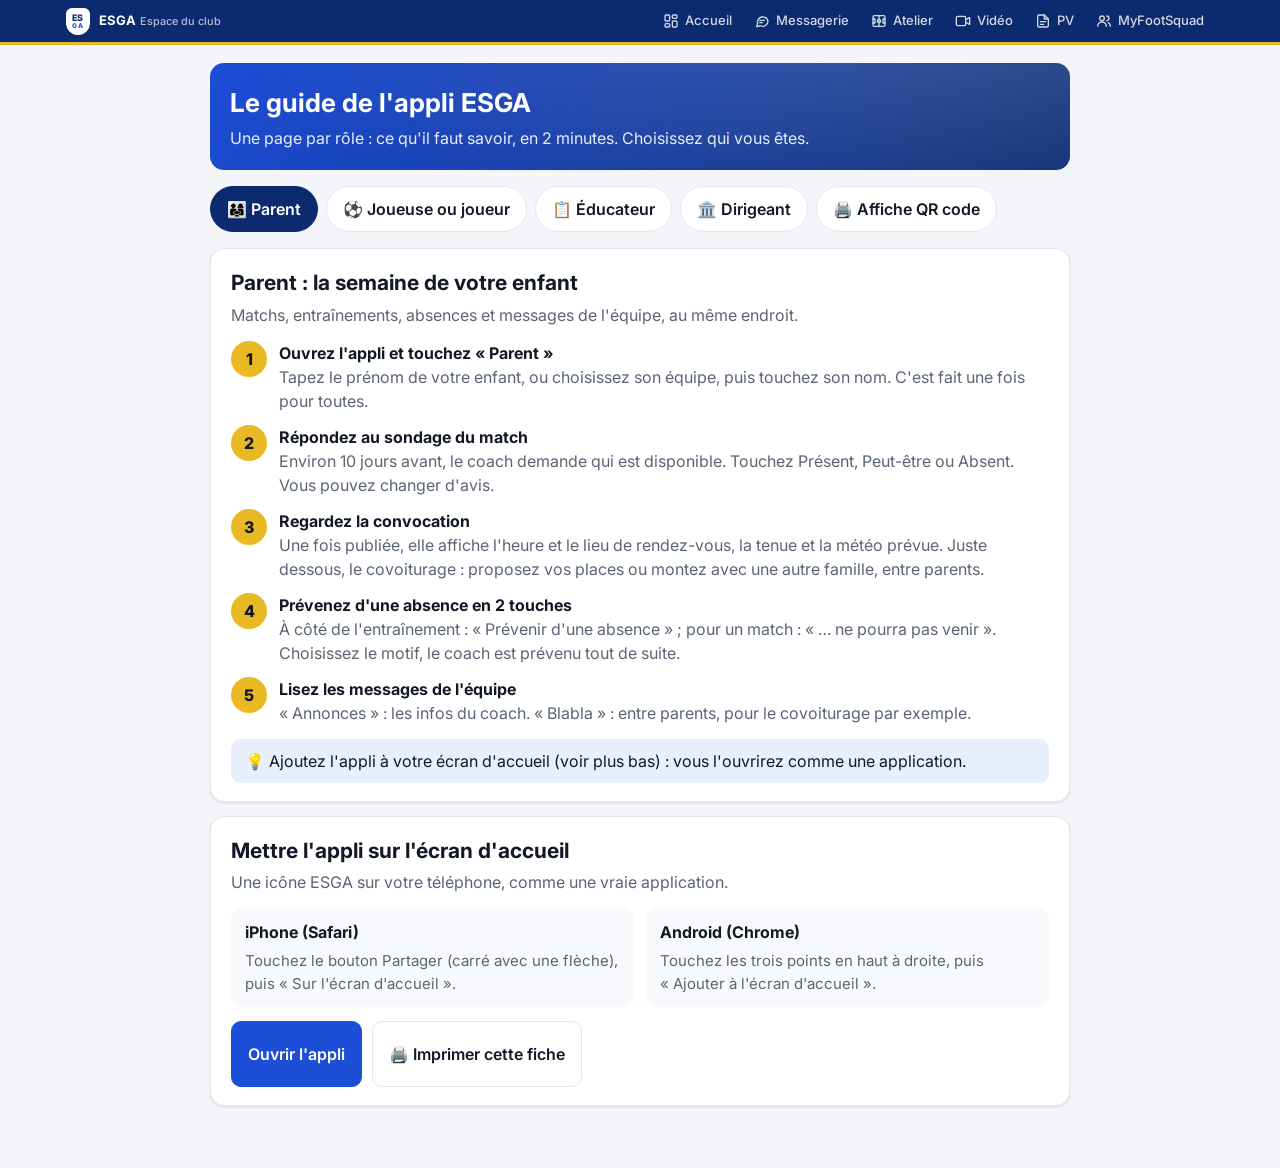
<file: guide.html>
<!doctype html>
<html lang="fr">
<head>
  <meta charset="utf-8">
  <meta name="viewport" content="width=device-width, initial-scale=1, viewport-fit=cover">
  <meta name="theme-color" content="#0b2a6f">
  <link rel="icon" href="data:image/svg+xml,%3Csvg xmlns=%22http://www.w3.org/2000/svg%22 viewBox=%220 0 64 64%22%3E%3Crect width=%2264%22 height=%2264%22 rx=%2214%22 fill=%22%230b2a6f%22/%3E%3Ctext x=%2232%22 y=%2241%22 font-family=%22Arial%22 font-weight=%22700%22 font-size=%2224%22 fill=%22white%22 text-anchor=%22middle%22%3EES%3C/text%3E%3C/svg%3E">
  <title>Guide · ESGA</title>
  <meta name="description" content="ES Genas Azieu : le guide de l'application en une page pour chaque rôle, et l'affiche avec le QR code">
  <link rel="preconnect" href="https://fonts.googleapis.com"><link rel="preconnect" href="https://fonts.gstatic.com" crossorigin>
  <link rel="stylesheet" href="https://fonts.googleapis.com/css2?family=Inter:wght@400;500;600;700;800&display=swap">
  <link rel="stylesheet" href="commun/charte.css?v=2026-11-23r">
  <script src="commun/modules.js?v=2026-11-22s" defer></script>
  <script src="vendor/qrcode/qrcode.js"></script>
  <style>
    body { margin: 0; background: var(--esga-fond); color: var(--esga-texte); font-family: var(--esga-police); line-height: 1.5; }
    .guide { max-width: 860px; margin: 0 auto; padding: 18px 16px 48px; }
    .tete { background: var(--esga-degrade); color: #fff; border-radius: var(--esga-rayon); padding: 20px; margin-bottom: 16px; }
    .tete h1 { margin: 0 0 4px; font-size: 26px; }
    .tete p { margin: 0; opacity: .9; }
    .onglets { display: flex; flex-wrap: wrap; gap: 8px; margin: 0 0 16px; }
    .onglets button { font: inherit; font-weight: 600; border: 1px solid var(--esga-ligne); background: var(--esga-carte); color: var(--esga-texte); border-radius: 999px; padding: 10px 16px; cursor: pointer; min-height: 44px; }
    .onglets button[aria-pressed="true"] { background: var(--esga-marine); border-color: var(--esga-marine); color: #fff; }
    .fiche { display: none; }
    .fiche.active { display: block; }
    .carte { background: var(--esga-carte); border: 1px solid var(--esga-ligne); border-radius: var(--esga-rayon); box-shadow: var(--esga-ombre); padding: 18px 20px; margin-bottom: 14px; }
    .carte h2 { margin: 0 0 4px; font-size: 21px; }
    .carte .pour { margin: 0 0 14px; color: var(--esga-gris); }
    ol.etapes { list-style: none; counter-reset: e; margin: 0; padding: 0; display: grid; gap: 12px; }
    ol.etapes li { counter-increment: e; display: grid; grid-template-columns: 36px 1fr; gap: 12px; align-items: start; }
    ol.etapes li::before { content: counter(e); width: 36px; height: 36px; border-radius: 50%; background: var(--esga-or); color: #121826; font-weight: 800; display: grid; place-items: center; }
    ol.etapes b { display: block; }
    ol.etapes span { color: var(--esga-gris); }
    .astuce { margin: 14px 0 0; padding: 10px 14px; border-radius: 10px; background: var(--esga-doux); }
    .boutons { display: flex; flex-wrap: wrap; gap: 10px; margin-top: 14px; }
    .btn { font: inherit; font-weight: 600; display: inline-flex; align-items: center; gap: 6px; text-decoration: none; border-radius: 10px; padding: 10px 16px; min-height: 44px; border: 1px solid var(--esga-ligne); background: var(--esga-carte); color: var(--esga-texte); cursor: pointer; }
    .btn.prim { background: var(--esga-bleu); border-color: var(--esga-bleu); color: #fff; }
    .installer { display: grid; grid-template-columns: 1fr 1fr; gap: 12px; }
    .installer div { background: var(--esga-carte-2); border-radius: 10px; padding: 12px 14px; }
    .installer h3 { margin: 0 0 6px; font-size: 16px; }
    .installer p { margin: 0; color: var(--esga-gris); font-size: 15px; }
    /* Affiche A4 */
    .affiche { background: #fff; color: #121826; border-radius: var(--esga-rayon); border: 1px solid var(--esga-ligne); padding: 32px 28px; text-align: center; }
    .affiche .crest { display: inline-grid; place-items: center; width: 72px; height: 72px; border-radius: 18px; background: #0b2a6f; color: #fff; font-weight: 800; font-size: 26px; line-height: 1; }
    .affiche .crest small { display: block; font-size: 13px; color: #e8b923; }
    .affiche h2 { font-size: 34px; margin: 14px 0 6px; color: #0b2a6f; }
    .affiche .sous { font-size: 18px; margin: 0 0 22px; color: #3a4252; }
    .affiche .qr { display: inline-block; padding: 14px; border: 4px solid #e8b923; border-radius: 18px; background: #fff; }
    .affiche .qr svg { display: block; width: 260px; height: 260px; }
    .affiche .url { font-weight: 700; font-size: 17px; margin: 12px 0 22px; word-break: break-all; }
    .affiche .trois { display: grid; grid-template-columns: repeat(3, 1fr); gap: 12px; text-align: left; }
    .affiche .trois div { background: #f3f5f9; border-radius: 12px; padding: 12px; }
    .affiche .trois b { display: block; color: #0b2a6f; font-size: 17px; }
    .affiche .trois span { font-size: 14px; color: #3a4252; }
    @media (max-width: 600px) {
      .installer, .affiche .trois { grid-template-columns: 1fr; }
      .affiche h2 { font-size: 26px; }
      .affiche .qr svg { width: 200px; height: 200px; }
    }
    @media print {
      @page { size: A4; margin: 12mm; }
      body { background: #fff; }
      .esga-bar, .tete, .onglets, .no-print { display: none !important; }
      .guide { padding: 0; max-width: none; }
      .fiche { display: none !important; }
      .fiche.active { display: block !important; }
      .carte { box-shadow: none; break-inside: avoid; }
      .affiche { border: 0; padding: 0; }
      .affiche h2 { font-size: 40px; }
      .affiche .qr svg { width: 320px; height: 320px; }
    }
  </style>
</head>
<body>
  <main class="guide">
    <header class="tete">
      <h1>Le guide de l'appli ESGA</h1>
      <p>Une page par rôle : ce qu'il faut savoir, en 2 minutes. Choisissez qui vous êtes.</p>
    </header>

    <nav class="onglets" aria-label="Rôles">
      <button data-f="parent">👨‍👩‍👧 Parent</button>
      <button data-f="joueur">⚽ Joueuse ou joueur</button>
      <button data-f="coach">📋 Éducateur</button>
      <button data-f="dirigeant">🏛️ Dirigeant</button>
      <button data-f="affiche">🖨️ Affiche QR code</button>
    </nav>

    <!-- ===== Parent ===== -->
    <section class="fiche" id="parent">
      <div class="carte">
        <h2>Parent : la semaine de votre enfant</h2>
        <p class="pour">Matchs, entraînements, absences et messages de l'équipe, au même endroit.</p>
        <ol class="etapes">
          <li><div><b>Ouvrez l'appli et touchez «&nbsp;Parent&nbsp;»</b><span>Tapez le prénom de votre enfant, ou choisissez son équipe, puis touchez son nom. C'est fait une fois pour toutes.</span></div></li>
          <li><div><b>Répondez au sondage du match</b><span>Environ 10 jours avant, le coach demande qui est disponible. Touchez Présent, Peut-être ou Absent. Vous pouvez changer d'avis.</span></div></li>
          <li><div><b>Regardez la convocation</b><span>Une fois publiée, elle affiche l'heure et le lieu de rendez-vous, la tenue et la météo prévue. Juste dessous, le covoiturage : proposez vos places ou montez avec une autre famille, entre parents.</span></div></li>
          <li><div><b>Prévenez d'une absence en 2 touches</b><span>À côté de l'entraînement : «&nbsp;Prévenir d'une absence&nbsp;» ; pour un match : «&nbsp;… ne pourra pas venir&nbsp;». Choisissez le motif, le coach est prévenu tout de suite.</span></div></li>
          <li><div><b>Lisez les messages de l'équipe</b><span>«&nbsp;Annonces&nbsp;» : les infos du coach. «&nbsp;Blabla&nbsp;» : entre parents, pour le covoiturage par exemple.</span></div></li>
        </ol>
        <p class="astuce">💡 Ajoutez l'appli à votre écran d'accueil (voir plus bas) : vous l'ouvrirez comme une application.</p>
      </div>
    </section>

    <!-- ===== Joueur ===== -->
    <section class="fiche" id="joueur">
      <div class="carte">
        <h2>Joueuse ou joueur : ton planning</h2>
        <p class="pour">Tes matchs, tes entraînements, tes vidéos et le groupe de l'équipe.</p>
        <ol class="etapes">
          <li><div><b>Ouvre l'appli et touche «&nbsp;Joueur ou joueuse&nbsp;»</b><span>Tape ton prénom ou choisis ton équipe, puis touche ton nom.</span></div></li>
          <li><div><b>Réponds au sondage du match</b><span>Présent, Peut-être ou Absent : le coach fait la convocation avec vos réponses.</span></div></li>
          <li><div><b>Regarde si tu es convoqué(e)</b><span>Heure et lieu de rendez-vous, tenue et mot du coach. Ta tuile est en or.</span></div></li>
          <li><div><b>Tu ne peux pas venir ?</b><span>Touche «&nbsp;Je serai absent(e)&nbsp;» à côté de l'entraînement, ou «&nbsp;Je ne pourrai pas venir&nbsp;» pour un match, puis choisis le motif.</span></div></li>
          <li><div><b>Regarde tes vidéos</b><span>Quand le coach t'envoie une séquence du match, elle arrive dans «&nbsp;Mes vidéos&nbsp;».</span></div></li>
        </ol>
        <p class="astuce">💡 Le groupe «&nbsp;Blabla&nbsp;» est ouvert à toute l'équipe. Les «&nbsp;Annonces&nbsp;» sont réservées au staff.</p>
      </div>
    </section>

    <!-- ===== Coach ===== -->
    <section class="fiche" id="coach">
      <div class="carte">
        <h2>Éducateur : préparer un match en 4 étapes</h2>
        <p class="pour">Tout part de votre accueil «&nbsp;Aujourd'hui&nbsp;» : ce qui est à faire s'y affiche.</p>
        <ol class="etapes">
          <li><div><b>Choisissez «&nbsp;Éducateur&nbsp;», puis votre nom</b><span>Vous ne voyez que vos équipes. Le récapitulatif en haut montre ce qui a changé depuis votre dernière visite.</span></div></li>
          <li><div><b>Lancez le sondage</b><span>La carte «&nbsp;Matchs à préparer&nbsp;» vous le rappelle (par défaut le lundi avant le match, possible dès 10 jours avant). Deux matchs le même week-end : un sondage commun au choix.</span></div></li>
          <li><div><b>Faites la convocation</b><span>Menu Matchs, puis Convocation : cochez les joueuses, l'heure et le lieu de rendez-vous. 14 maximum à 11, 11 à 8. Elle part dans les Annonces de l'équipe.</span></div></li>
          <li><div><b>Après le match, remplissez la feuille</b><span>Score, qui a joué, buts et passes avec + et −. Le bilan de la saison de chaque joueuse se met à jour.</span></div></li>
          <li><div><b>À l'entraînement, faites l'appel</b><span>«&nbsp;Faire l'appel&nbsp;», puis «&nbsp;Tous les autres sont présents&nbsp;» : il ne reste que les absents à cocher. Vous pouvez y rattacher une séance de l'Atelier.</span></div></li>
        </ol>
        <p class="astuce">💡 Pour un changement d'horaire ou une annulation : ouvrez l'entraînement dans le calendrier, «&nbsp;Déplacer&nbsp;» ou «&nbsp;Annuler la séance&nbsp;». Les familles le voient tout de suite.</p>
      </div>
    </section>

    <!-- ===== Dirigeant ===== -->
    <section class="fiche" id="dirigeant">
      <div class="carte">
        <h2>Dirigeant : tout le club d'un coup d'œil</h2>
        <p class="pour">Le tableau de bord rassemble ce qui demande une action.</p>
        <ol class="etapes">
          <li><div><b>Choisissez «&nbsp;Dirigeant&nbsp;», puis votre nom</b><span>Votre récapitulatif vous suit sur tous vos appareils.</span></div></li>
          <li><div><b>Licences et certificats</b><span>Les alertes du tableau de bord mènent aux licenciés à finaliser. Import depuis un tableur (Footclubs, Excel) et export CSV dans «&nbsp;Licenciés&nbsp;».</span></div></li>
          <li><div><b>Équipes, éducateurs et créneaux</b><span>Menu Équipes : effectif, créneaux d'entraînement et éducateurs de chaque équipe.</span></div></li>
          <li><div><b>Calendrier du club</b><span>Les matchs des PV du District s'y ajoutent tout seuls. Ajoutez vos événements : tournoi, réunion, stage.</span></div></li>
          <li><div><b>PV du District</b><span>Chaque semaine : sanctions, échéances et amendes qui concernent le club.</span></div></li>
        </ol>
        <p class="astuce">💡 Imprimez l'affiche (dernier onglet) et collez-la au club-house et dans les vestiaires.</p>
      </div>
    </section>

    <!-- ===== Affiche ===== -->
    <section class="fiche" id="affiche">
      <div class="affiche">
        <span class="crest" aria-hidden="true">ES<small>GA</small></span>
        <h2>L'appli du club</h2>
        <p class="sous">Matchs, convocations, absences et messages de l'équipe.<br>Scannez avec l'appareil photo de votre téléphone.</p>
        <div class="qr" id="qr" role="img" aria-label="QR code vers l'application du club"></div>
        <p class="url" id="url"></p>
        <div class="trois">
          <div><b>1. Scannez</b><span>L'appli s'ouvre, rien à télécharger.</span></div>
          <div><b>2. Dites qui vous êtes</b><span>Parent, joueuse, éducateur ou dirigeant.</span></div>
          <div><b>3. Ajoutez-la à l'écran d'accueil</b><span>Elle s'ouvre ensuite comme une application.</span></div>
        </div>
      </div>
      <div class="boutons no-print">
        <button class="btn prim" onclick="window.print()">🖨️ Imprimer l'affiche</button>
      </div>
    </section>

    <!-- Commun à toutes les fiches -->
    <div class="carte no-print" id="installer">
      <h2>Mettre l'appli sur l'écran d'accueil</h2>
      <p class="pour">Une icône ESGA sur votre téléphone, comme une vraie application.</p>
      <div class="installer">
        <div><h3>iPhone (Safari)</h3><p>Touchez le bouton Partager (carré avec une flèche), puis «&nbsp;Sur l'écran d'accueil&nbsp;».</p></div>
        <div><h3>Android (Chrome)</h3><p>Touchez les trois points en haut à droite, puis «&nbsp;Ajouter à l'écran d'accueil&nbsp;».</p></div>
      </div>
      <div class="boutons">
        <a class="btn prim" href="./#bienvenue">Ouvrir l'appli</a>
        <button class="btn" id="imprimerFiche" onclick="window.print()">🖨️ Imprimer cette fiche</button>
      </div>
    </div>
  </main>

  <script>
    (function () {
      const accueil = new URL("./", location.href).href;
      document.getElementById("url").textContent = accueil.replace(/^https?:\/\//, "");
      try {
        const qr = qrcode(0, "M"); qr.addData(accueil); qr.make();
        document.getElementById("qr").innerHTML = qr.createSvgTag({ cellSize: 8, margin: 0, scalable: true });
      } catch (e) { document.getElementById("qr").textContent = accueil; }

      // Fiche ouverte : #parent, #joueur, #coach, #dirigeant, #affiche ; sinon le rôle du profil choisi à l'accueil
      const fiches = ["parent", "joueur", "coach", "dirigeant", "affiche"];
      function choisie() {
        const h = location.hash.slice(1);
        if (fiches.includes(h)) return h;
        try { const r = (JSON.parse(localStorage.getItem("esga-profil")) || {}).role; if (fiches.includes(r)) return r; } catch (e) {}
        return "parent";
      }
      function montrer(f) {
        fiches.forEach((x) => document.getElementById(x).classList.toggle("active", x === f));
        document.querySelectorAll(".onglets button").forEach((b) => b.setAttribute("aria-pressed", b.dataset.f === f));
        document.getElementById("installer").style.display = f === "affiche" ? "none" : "";
      }
      document.querySelectorAll(".onglets button").forEach((b) => b.addEventListener("click", () => { history.replaceState(null, "", "#" + b.dataset.f); montrer(b.dataset.f); }));
      window.addEventListener("hashchange", () => montrer(choisie()));
      montrer(choisie());
    })();
  </script>
</body>
</html>
</file>
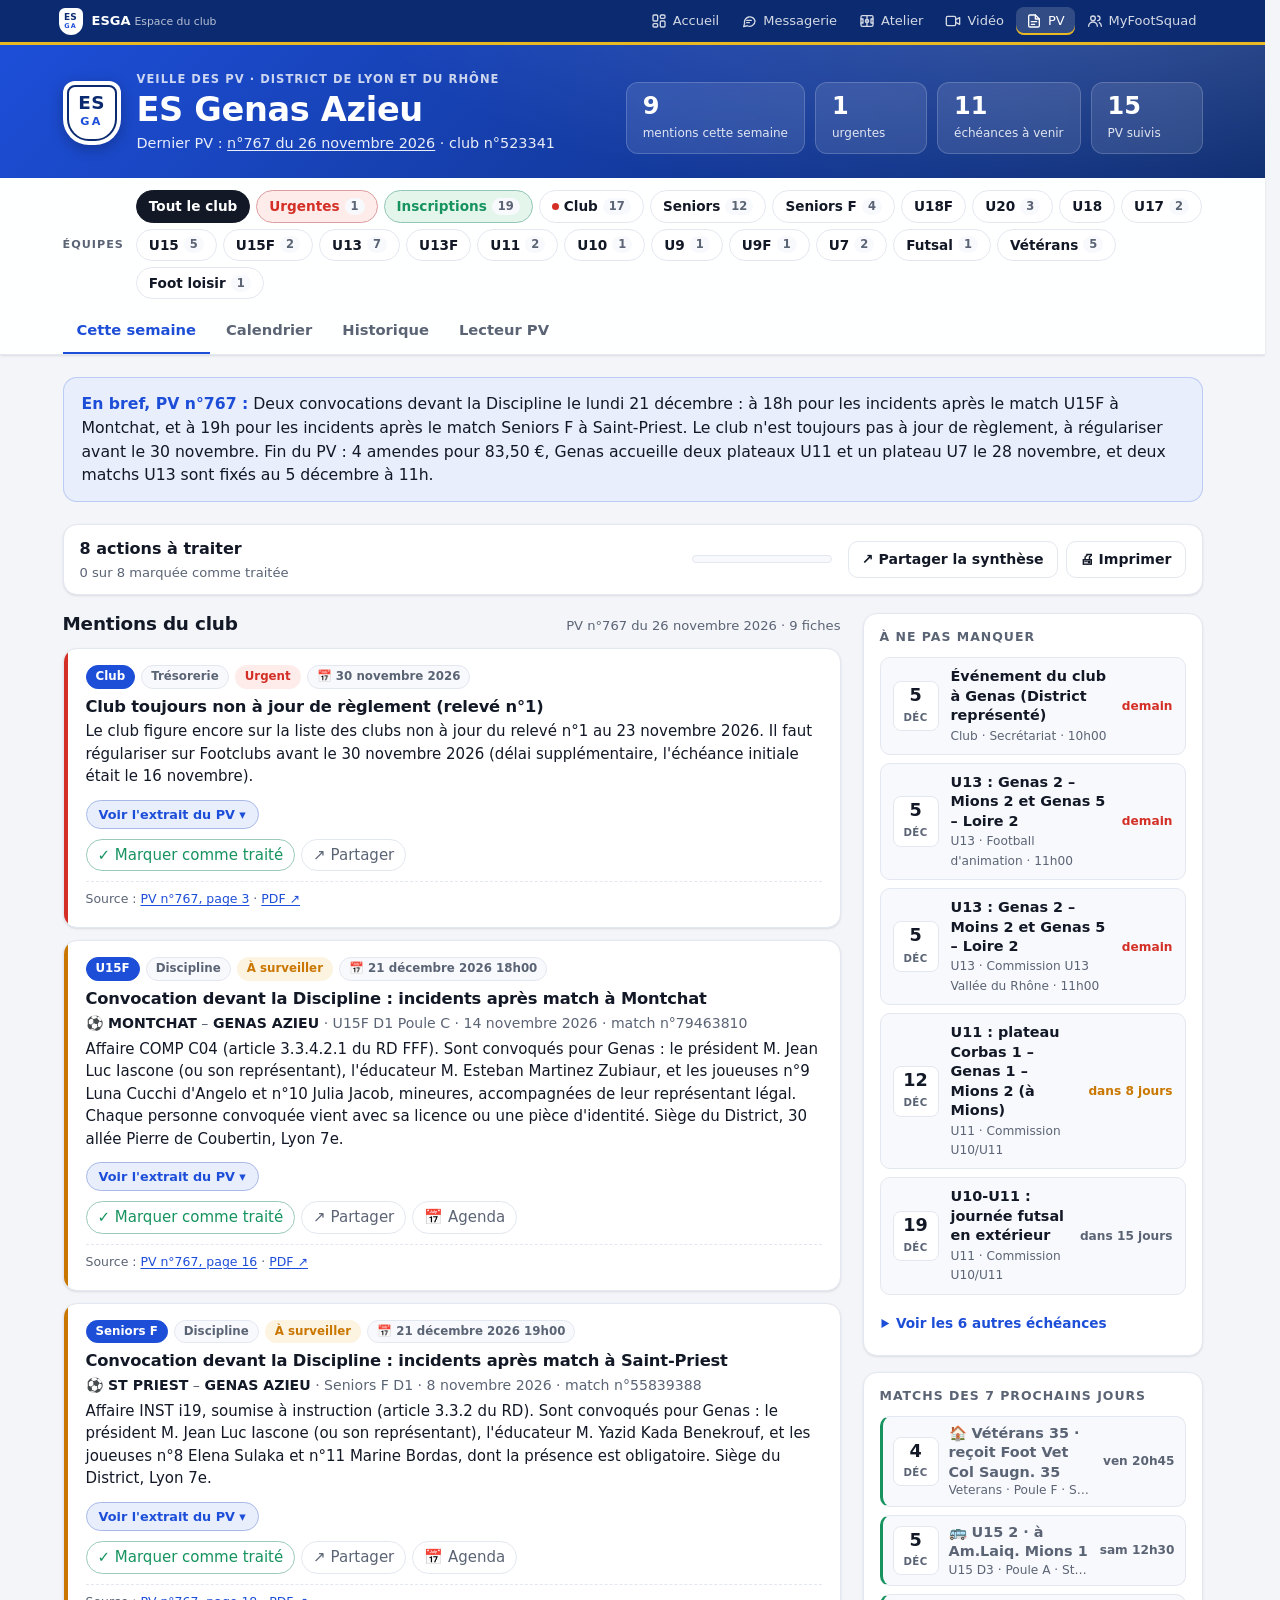
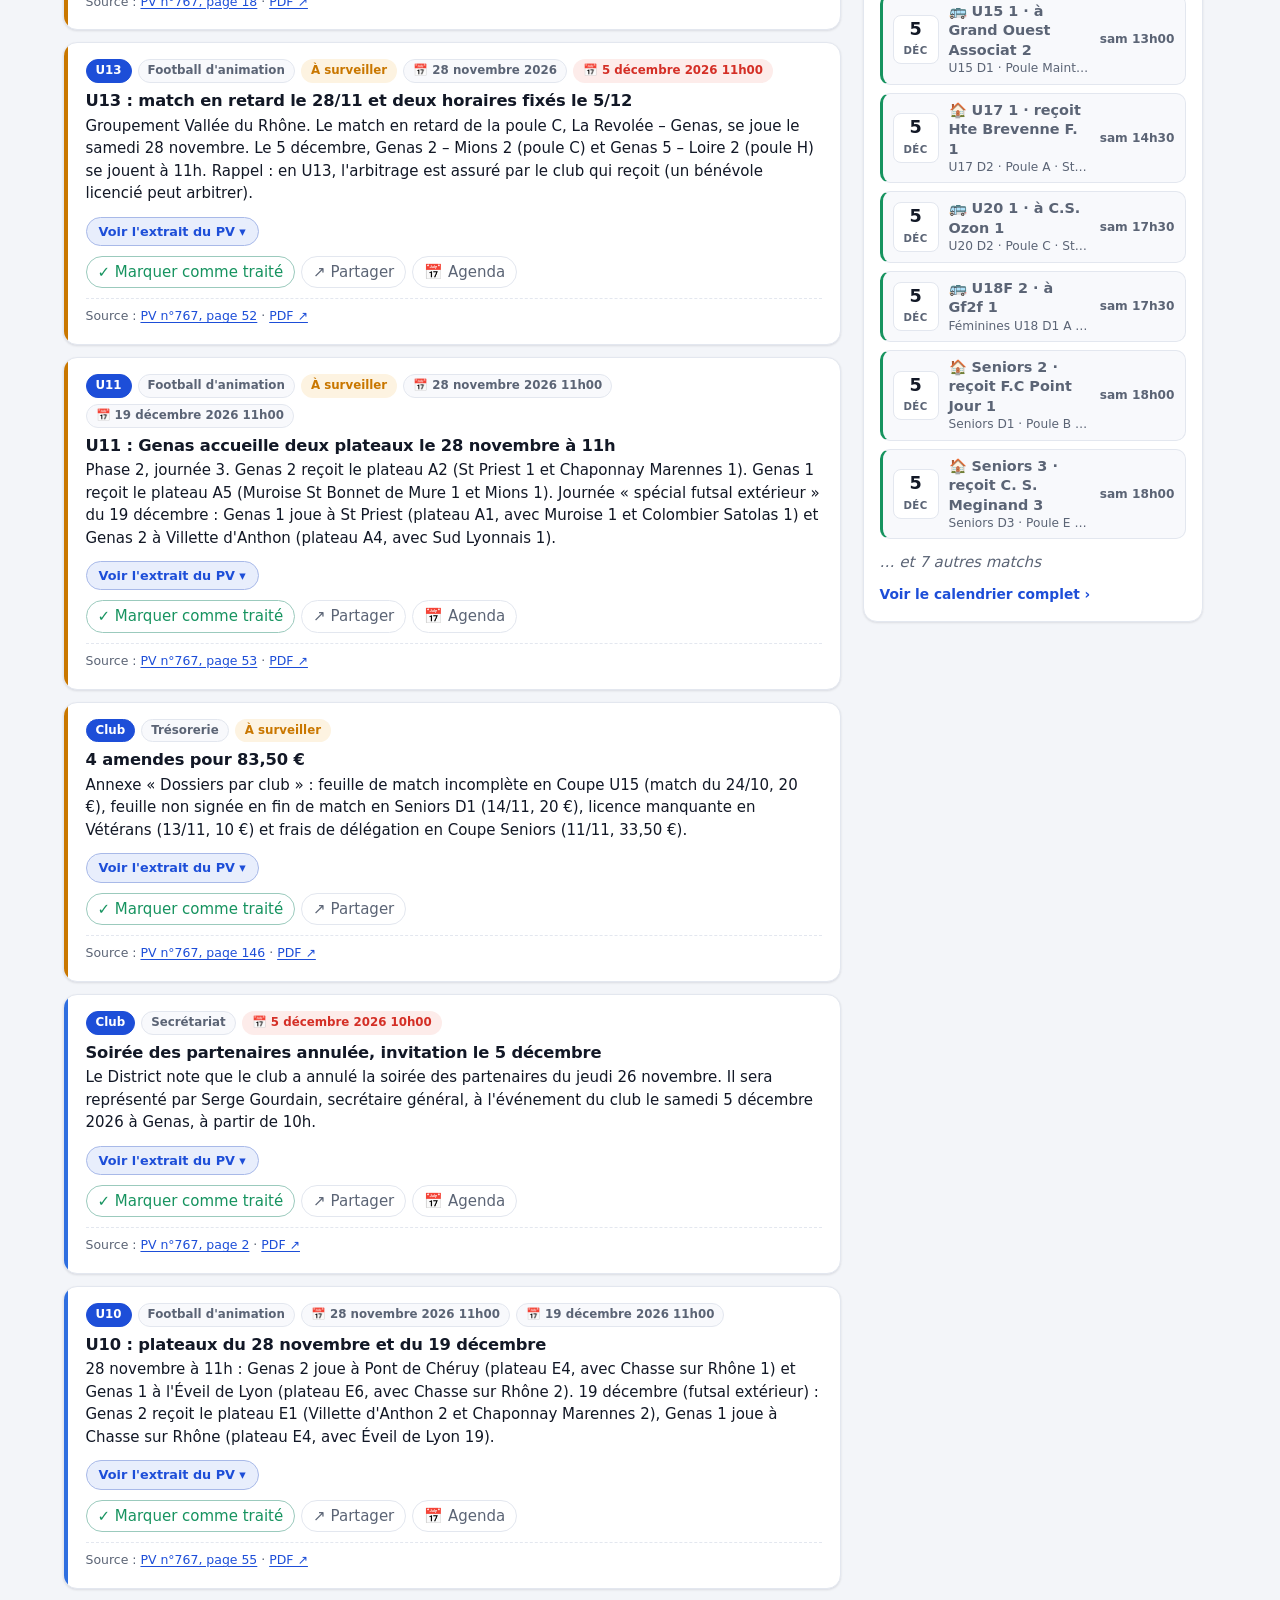
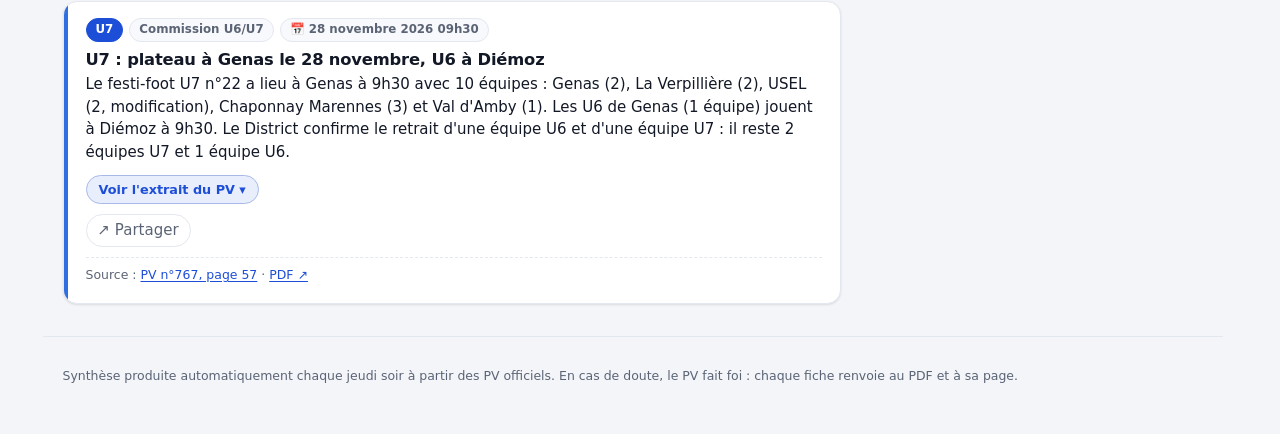
<file: pv.html>
<!doctype html>
<html lang="fr">
<head>
  <meta charset="utf-8">
  <meta name="viewport" content="width=device-width, initial-scale=1">
  <meta name="theme-color" content="#0b2a6f">
  <link rel="icon" href="data:image/svg+xml,%3Csvg xmlns=%22http://www.w3.org/2000/svg%22 viewBox=%220 0 64 64%22%3E%3Crect width=%2264%22 height=%2264%22 rx=%2214%22 fill=%22%231d4ed8%22/%3E%3Ctext x=%2232%22 y=%2241%22 font-family=%22Arial%22 font-weight=%22700%22 font-size=%2224%22 fill=%22white%22 text-anchor=%22middle%22%3EES%3C/text%3E%3C/svg%3E">
  <title>Lecture des PV · ESGA</title>
  <meta name="description" content="Synthèse hebdomadaire des PV du District de Lyon et du Rhône pour l'ES Genas Azieu">
  <link rel="stylesheet" href="commun/charte.css?v=2026-11-23r">
  <link rel="stylesheet" href="style.css?v=2026-11-20b">
  <script src="commun/modules.js?v=2026-11-22s" data-module="pv" defer></script>
</head>
<body>
  <header class="hero">
    <div class="wrap hero-in">
      <div class="brand">
        <div class="crest" aria-hidden="true"><span>ES</span><small>GA</small></div>
        <div>
          <p class="kicker">Veille des PV · District de Lyon et du Rhône</p>
          <h1 id="club-nom">ES Genas Azieu</h1>
          <p id="pv-courant" class="sub">Chargement…</p>
        </div>
      </div>
      <div class="stats" id="stats"></div>
    </div>
  </header>

  <div class="barre">
    <nav class="wrap equipes" aria-label="Équipes">
      <span class="equipes-titre">Équipes</span>
      <div class="chips" id="chips"></div>
    </nav>
    <nav class="tabs wrap" role="tablist">
      <button class="tab active" data-tab="semaine">Cette semaine</button>
      <button class="tab" data-tab="calendrier">Calendrier</button>
      <button class="tab" data-tab="historique">Historique</button>
      <button class="tab" data-tab="lecteur">Lecteur PV</button>
    </nav>
  </div>

  <main class="wrap">
    <section id="tab-semaine" class="panel active">
      <div class="resume" id="resume"></div>
      <div class="bord" id="bord"></div>
      <div class="cols cols-semaine">
        <div class="col-main">
          <div class="sec-head"><h2>Mentions du club</h2><span class="sec-note" id="semaine-note"></span></div>
          <div id="items-semaine" class="items"></div>
        </div>
        <aside class="col-side">
          <div class="side-card side-echeances">
            <h2>À ne pas manquer</h2>
            <ul class="echeances" id="a-venir"></ul>
          </div>
          <div class="side-card" id="matchs-semaine-bloc" hidden>
            <h2>Matchs des 7 prochains jours</h2>
            <ul class="echeances compact" id="matchs-semaine"></ul>
            <button class="btn btn-link" id="voir-cal">Voir le calendrier complet ›</button>
          </div>
        </aside>
      </div>
    </section>

    <section id="tab-calendrier" class="panel">
      <div class="cal-head">
        <div class="cal-nav">
          <button class="btn icon" id="cal-prev" aria-label="Mois précédent">‹</button>
          <h2 id="cal-titre"></h2>
          <button class="btn icon" id="cal-next" aria-label="Mois suivant">›</button>
          <button class="btn" id="cal-auj">Aujourd'hui</button>
        </div>
        <div class="cal-tools">
          <select id="cal-filtre" class="select" aria-label="Filtrer par équipe"></select>
          <button class="btn btn-primary" id="ics">Ajouter à mon agenda (.ics)</button>
        </div>
      </div>
      <div class="cal-legend">
        <span><i class="dot match"></i>Match</span>
        <span><i class="dot urgent"></i>Échéance urgente</span>
        <span><i class="dot attention"></i>À surveiller</span>
        <span><i class="dot info"></i>Info</span>
      </div>
      <div class="cal" id="cal"></div>
      <div id="cal-jour" class="side-card cal-jour" hidden></div>
      <div class="sec-head"><h2 id="agenda-titre">Agenda du mois</h2></div>
      <div id="cal-agenda" class="agenda"></div>
    </section>

    <section id="tab-equipe" class="panel">
      <div class="eq-head">
        <div>
          <p class="kicker-dark" id="eq-kicker">Équipe</p>
          <h2 id="eq-titre"></h2>
        </div>
        <div class="eq-actions">
          <button class="btn btn-fav" id="eq-fav" aria-pressed="false">☆ Suivre cette équipe</button>
          <button class="btn" id="eq-fermer">‹ Tout le club</button>
        </div>
      </div>
      <div class="eq-stats" id="eq-stats"></div>
      <div class="eq-equipes" id="eq-equipes" hidden></div>
      <div class="cols">
        <div class="col-main">
          <div class="sec-head"><h2>Mentions dans les PV</h2></div>
          <input id="recherche" class="search" type="search" placeholder="Rechercher (adversaire, commission, joueur, mot-clé…)">
          <div id="items-cat" class="items"></div>
          <div id="eq-amendes-bloc" hidden>
            <div class="sec-head"><h2 id="eq-amendes-titre">Amendes</h2></div>
            <div id="eq-amendes"></div>
          </div>
        </div>
        <aside class="col-side">
          <div class="side-card" id="eq-matchs-bloc" hidden>
            <h2>Prochains matchs</h2>
            <ul class="echeances compact" id="eq-matchs"></ul>
            <div id="eq-matchs-passes" class="eq-passes"></div>
          </div>
          <div class="side-card">
            <h2 id="eq-ech-titre">Prochaines échéances</h2>
            <ul class="echeances" id="eq-ech"></ul>
          </div>
        </aside>
      </div>
    </section>

    <section id="tab-lecteur" class="panel">
      <div class="lect-head">
        <select id="lect-pv" class="select" aria-label="Choisir un PV"></select>
        <div class="seg" role="tablist" aria-label="Mode de lecture">
          <button class="seg-b on" data-mode="suivie">Lecture suivie</button>
          <button class="seg-b" data-mode="pdf">PDF complet</button>
        </div>
      </div>
      <div id="lect-suivie" class="lect-suivie"></div>
      <div id="lect-pdf" hidden>
        <div class="lect-bar" id="lect-bar">
          <button class="btn" id="lect-side-btn" aria-expanded="true" title="Sommaire">☰ <span class="txt-l">Sommaire</span></button>
          <div class="lect-nav">
            <button class="btn icon" id="lect-prec" aria-label="Page précédente">‹</button>
            <label class="lect-page"><span class="txt-l">Page</span> <input id="lect-page" type="number" min="1" value="1" inputmode="numeric"> <span id="lect-total"></span></label>
            <button class="btn icon" id="lect-suiv" aria-label="Page suivante">›</button>
          </div>
          <div class="lect-nav lect-genas-nav" title="Passages qui citent Genas">
            <button class="btn icon" id="lect-gprec" aria-label="Passage Genas précédent">▲</button>
            <span class="lect-gcount" id="lect-gcount">Genas</span>
            <button class="btn icon btn-primary" id="lect-genas" aria-label="Passage Genas suivant">▼</button>
          </div>
          <div class="lect-nav lect-zoom">
            <button class="btn icon" id="lect-moins" aria-label="Zoom arrière">−</button>
            <button class="btn icon" id="lect-plus" aria-label="Zoom avant">+</button>
          </div>
          <a id="lect-ext" class="btn icon" target="_blank" rel="noopener" title="Ouvrir le PDF dans un onglet" aria-label="Ouvrir le PDF dans un onglet">↗</a>
        </div>
        <div class="lect-body" id="lect-body">
          <aside class="lect-side" id="lect-side">
            <div class="lect-side-head"><b>Sommaire</b><button class="btn-link" id="lect-side-close">Fermer ✕</button></div>
            <div id="lect-sommaire"></div>
            <div id="lect-fiches"></div>
            <h3>Pages où le club apparaît</h3>
            <div id="lect-pages" class="lect-pages"><p class="empty">Recherche en cours…</p></div>
          </aside>
          <div class="lect-doc" id="lect-view"><p class="empty">Chargement du PV…</p></div>
        </div>
      </div>
    </section>

    <section id="tab-historique" class="panel">
      <div class="histo-head">
        <input id="histo-q" class="search" type="search" placeholder="Rechercher dans tous les PV : adversaire, joueur, commission, amende…" aria-label="Rechercher dans tous les PV">
      </div>
      <div id="histo-res" hidden></div>
      <ol class="timeline" id="timeline"></ol>
    </section>
  </main>

  <footer class="wrap foot">
    <p>Synthèse produite automatiquement chaque jeudi soir à partir des PV officiels. En cas de doute, le PV fait foi : chaque fiche renvoie au PDF et à sa page.</p>
  </footer>

  <script src="vendor/pdfjs/pdf.min.js"></script>
  <script src="commun/club.js?v=2026-11-23w"></script>
  <script src="app.js?v=2026-11-20c"></script>
</body>
</html>
</file>
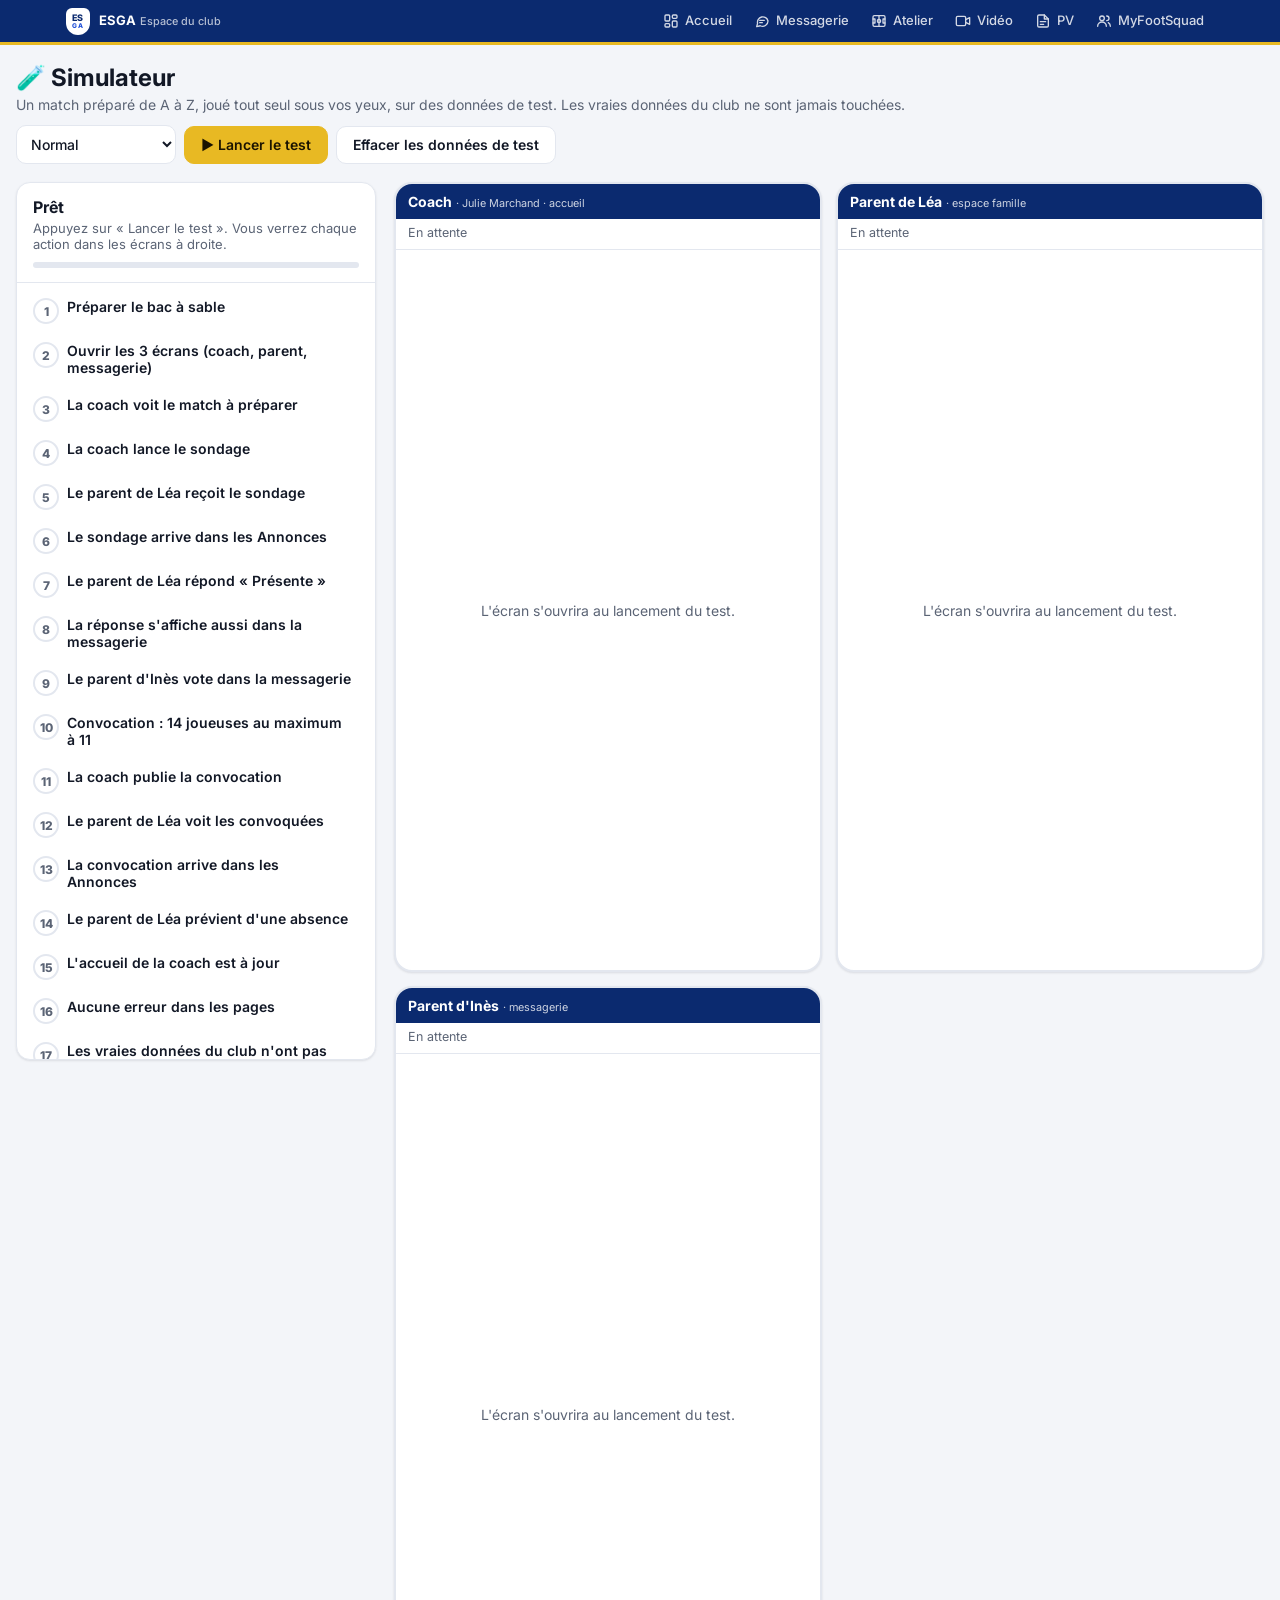
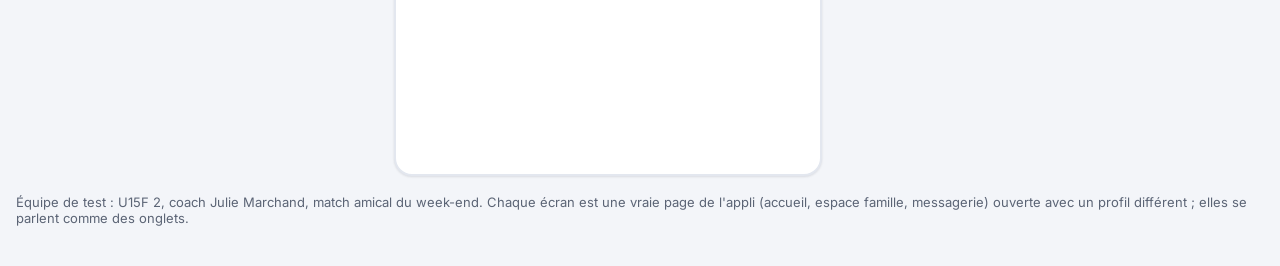
<file: simulateur.html>
<!doctype html>
<html lang="fr" data-simulateur>
<head>
  <meta charset="utf-8">
  <meta name="viewport" content="width=device-width, initial-scale=1, viewport-fit=cover">
  <meta name="theme-color" content="#0b2a6f">
  <link rel="icon" href="data:image/svg+xml,%3Csvg xmlns=%22http://www.w3.org/2000/svg%22 viewBox=%220 0 64 64%22%3E%3Crect width=%2264%22 height=%2264%22 rx=%2214%22 fill=%22%230b2a6f%22/%3E%3Ctext x=%2232%22 y=%2241%22 font-family=%22Arial%22 font-weight=%22700%22 font-size=%2224%22 fill=%22white%22 text-anchor=%22middle%22%3EES%3C/text%3E%3C/svg%3E">
  <title>Simulateur · ESGA</title>
  <meta name="description" content="ES Genas Azieu : simulateur de test, un scénario complet joué en direct sur des données de test">
  <link rel="preconnect" href="https://fonts.googleapis.com"><link rel="preconnect" href="https://fonts.gstatic.com" crossorigin>
  <link rel="stylesheet" href="https://fonts.googleapis.com/css2?family=Inter:wght@400;500;600;700;800&display=swap">
  <link rel="stylesheet" href="commun/charte.css?v=2026-11-23r">
  <script src="commun/modules.js?v=2026-11-22s" defer></script>
  <style>
    body { margin: 0; background: var(--esga-fond); color: var(--esga-texte); font-family: var(--esga-police); }
    .simu { max-width: 1680px; margin: 0 auto; padding: 18px 16px 40px; display: grid; grid-template-columns: 360px 1fr; gap: 18px; align-items: start; }
    .tete { grid-column: 1 / -1; display: flex; flex-wrap: wrap; gap: 12px; align-items: center; justify-content: space-between; }
    .tete h1 { margin: 0; font-size: 24px; }
    .tete p { margin: 4px 0 0; color: var(--esga-gris); font-size: 14px; }
    .commandes { display: flex; flex-wrap: wrap; gap: 8px; align-items: center; }
    .commandes select { font: 500 14px var(--esga-police); padding: 9px 10px; border-radius: 10px; border: 1px solid var(--esga-ligne); background: var(--esga-carte); color: var(--esga-texte); }
    .esga-btn[disabled] { opacity: .55; cursor: default; }
    .panneau { background: var(--esga-carte); border: 1px solid var(--esga-ligne); border-radius: var(--esga-rayon); box-shadow: var(--esga-ombre); position: sticky; top: 12px; max-height: calc(100vh - 24px); display: flex; flex-direction: column; }
    .bilan { padding: 14px 16px; border-bottom: 1px solid var(--esga-ligne); }
    .bilan b { font-size: 16px; }
    .bilan small { display: block; color: var(--esga-gris); margin-top: 3px; font-size: 13px; }
    .bilan.ok { background: color-mix(in srgb, var(--esga-vert) 12%, transparent); }
    .bilan.ko { background: color-mix(in srgb, var(--esga-rouge) 12%, transparent); }
    .barre { height: 6px; background: var(--esga-ligne); border-radius: 3px; margin-top: 10px; overflow: hidden; }
    .barre i { display: block; height: 100%; width: 0; background: var(--esga-or); transition: width .3s; }
    ol.etapes { list-style: none; margin: 0; padding: 6px 0; overflow: auto; }
    .etape { display: grid; grid-template-columns: 26px 1fr auto; gap: 8px; padding: 9px 16px; align-items: start; font-size: 14px; }
    .etape .ic { width: 22px; height: 22px; border-radius: 50%; display: grid; place-items: center; font-size: 12px; font-weight: 800; border: 2px solid var(--esga-ligne); color: var(--esga-gris); }
    .etape b { font-weight: 600; }
    .etape small { display: block; color: var(--esga-gris); font-size: 12.5px; margin-top: 2px; }
    .etape .duree { color: var(--esga-gris); font-size: 12px; font-variant-numeric: tabular-nums; }
    .etape.encours { background: color-mix(in srgb, var(--esga-or) 14%, transparent); }
    .etape.encours .ic { border-color: var(--esga-or); border-top-color: transparent; animation: tourne .8s linear infinite; }
    .etape.ok .ic { background: var(--esga-vert); border-color: var(--esga-vert); color: #fff; }
    .etape.ko .ic { background: var(--esga-rouge); border-color: var(--esga-rouge); color: #fff; }
    .etape.ko small { color: var(--esga-rouge); }
    .etape.saute { opacity: .5; }
    @keyframes tourne { to { transform: rotate(360deg); } }
    .ecrans { display: grid; grid-template-columns: repeat(auto-fit, minmax(330px, 1fr)); gap: 14px; }
    .ecran { background: var(--esga-carte); border: 2px solid var(--esga-ligne); border-radius: 18px; overflow: hidden; box-shadow: var(--esga-ombre); transition: border-color .2s, box-shadow .2s; display: flex; flex-direction: column; }
    .ecran.actif { border-color: var(--esga-or); box-shadow: 0 0 0 4px color-mix(in srgb, var(--esga-or) 30%, transparent); }
    .ecran header { display: flex; justify-content: space-between; gap: 8px; align-items: center; padding: 9px 12px; background: var(--esga-marine); color: #fff; font-size: 13px; }
    .ecran header b { font-size: 14px; }
    .ecran header small { opacity: .8; }
        .ecran .action { min-height: 18px; padding: 6px 12px; font-size: 12.5px; color: var(--esga-gris); border-bottom: 1px solid var(--esga-ligne); }
    .ecran.actif .action { color: var(--esga-texte); font-weight: 600; }
    .ecran iframe { width: 100%; height: 680px; border: 0; background: var(--esga-fond); display: block; }
    .vide { display: grid; place-items: center; height: 680px; color: var(--esga-gris); font-size: 14px; text-align: center; padding: 20px; }
    .note { grid-column: 1 / -1; font-size: 13px; color: var(--esga-gris); margin: 0; }
    @media (max-width: 900px) {
      .simu { grid-template-columns: 1fr; }
      .panneau { position: static; max-height: none; }
      .ecran iframe, .vide { height: 560px; }
    }
  </style>
</head>
<body>
  <div class="simu">
    <div class="tete">
      <div>
        <h1>🧪 Simulateur</h1>
        <p>Un match préparé de A à Z, joué tout seul sous vos yeux, sur des données de test. Les vraies données du club ne sont jamais touchées.</p>
      </div>
      <div class="commandes">
        <select id="vitesse" aria-label="Vitesse">
          <option value="1400">Lent (pour suivre)</option>
          <option value="600" selected>Normal</option>
          <option value="80">Rapide</option>
        </select>
        <button class="esga-btn esga-btn-or" id="lancer">▶ Lancer le test</button>
        <button class="esga-btn" id="effacer">Effacer les données de test</button>
      </div>
    </div>

    <aside class="panneau">
      <div class="bilan" id="bilan"><b>Prêt</b><small>Appuyez sur « Lancer le test ». Vous verrez chaque action dans les écrans à droite.</small><div class="barre"><i id="progres"></i></div></div>
      <ol class="etapes" id="etapes"></ol>
    </aside>

    <section class="ecrans" id="ecrans"></section>
    <p class="note">Équipe de test : U15F 2, coach Julie Marchand, match amical du week-end. Chaque écran est une vraie page de l'appli (accueil, espace famille, messagerie) ouverte avec un profil différent ; elles se parlent comme des onglets.</p>
  </div>

<script>
(function () {
  "use strict";
  const $ = (s, r = document) => r.querySelector(s);
  const PRE = "esga-simu:", EQ = "U15F-2", EVT = "ev-amical-u15f";
  const ECRANS = [
    { id: "coach", nom: "Coach", qui: "Julie Marchand · accueil" },
    { id: "parent", nom: "Parent de Léa", qui: "espace famille" },
    { id: "messagerie", nom: "Parent d'Inès", qui: "messagerie" },
  ];
  const pause = (ms) => new Promise((r) => setTimeout(r, ms));
  const vitesse = () => +$("#vitesse").value;
  let enCours = false, erreurs = [], ctx = {};

  /* ---------- écrans ---------- */
  $("#ecrans").innerHTML = ECRANS.map((e) => `<article class="ecran" id="e-${e.id}"><header><span><b>${e.nom}</b> <small>· ${e.qui}</small></span></header><div class="action" id="a-${e.id}">En attente</div><div class="vide" id="v-${e.id}">L'écran s'ouvrira au lancement du test.</div></article>`).join("");
  const cadre = (id) => $("#f-" + id);
  const fen = (id) => { const f = cadre(id); return f && f.contentWindow; };
  const doc = (id) => { const w = fen(id); return w && w.document; };
  function montrer(id, texte) {
    document.querySelectorAll(".ecran").forEach((x) => x.classList.toggle("actif", x.id === "e-" + id));
    if (id) $("#a-" + id).textContent = texte || "";
  }
  function ouvrir(id, url) {
    return new Promise((ok, ko) => {
      let f = cadre(id);
      if (!f) { f = document.createElement("iframe"); f.id = "f-" + id; f.name = "simu-" + id; f.title = "Écran " + id; $("#v-" + id).replaceWith(f); }
      const t = setTimeout(() => ko(new Error("la page ne s'ouvre pas (15 s)")), 15000);
      f.onload = () => {
        clearTimeout(t);
        const w = f.contentWindow;
        if (!w.ESGA_BAC_A_SABLE && w.CLUB) return ko(new Error("la page n'est pas en mode test : arrêt par sécurité"));
        w.addEventListener("error", (ev) => erreurs.push(`${id} : ${ev.message}`));
        w.addEventListener("unhandledrejection", (ev) => erreurs.push(`${id} : ${ev.reason && ev.reason.message || ev.reason}`));
        const st = w.document.createElement("style");
        st.textContent = ".simu-vise{outline:3px solid #e8b923 !important;outline-offset:2px;box-shadow:0 0 0 7px rgba(232,185,35,.35) !important;transition:outline .2s}";
        w.document.head.appendChild(st);
        ok(w);
      };
      const [chemin, ancre] = url.split("#"); // un numéro à chaque ouverture : la page se recharge vraiment
      f.src = chemin + (chemin.includes("?") ? "&" : "?") + "simu=" + Date.now() + (ancre ? "#" + ancre : "");
    });
  }
  async function pret(id) { const w = fen(id); if (!w || !w.CLUB) throw new Error("la page n'a pas chargé le club"); await w.CLUB.pret; await pause(250); return w; }
  async function attendre(fn, ms = 6000, quoi = "") {
    const fin = Date.now() + ms; let v;
    while (Date.now() < fin) { try { v = fn(); if (v) return v; } catch (e) {} await pause(100); }
    throw new Error(quoi || "délai dépassé");
  }
  async function viser(id, el, texte) {
    montrer(id, texte);
    if (!el || !el.isConnected) { await pause(Math.max(150, vitesse())); return; } // la page s'est redessinée entre-temps
    const x = window.scrollX, y = window.scrollY; el.scrollIntoView({ block: "center" }); window.scrollTo(x, y); // seul l'écran défile, pas la page du simulateur
    el.classList.add("simu-vise"); await pause(Math.max(150, vitesse()));
    el.classList.remove("simu-vise");
  }
  async function cliquer(id, sel, texte, ms) {
    const el = await attendre(() => typeof sel === "function" ? sel() : doc(id).querySelector(sel), ms || 6000, "bouton introuvable : " + texte);
    await viser(id, el, texte); el.click(); return el;
  }
  const texte = (id) => (doc(id) && doc(id).body ? doc(id).body.innerText : "");
  async function aller(id, hash) { const w = fen(id); if (w.location.hash !== hash) { w.location.hash = hash; await pause(300); } }

  /* ---------- vraies données : empreinte avant / après ---------- */
  function empreinte() {
    const o = [];
    for (let i = 0; i < localStorage.length; i++) { const k = localStorage.key(i); if (!k.startsWith(PRE)) o.push(k + "=" + localStorage.getItem(k)); }
    o.sort(); let h = 0; const s = o.join("\n"); for (let i = 0; i < s.length; i++) h = (h * 31 + s.charCodeAt(i)) >>> 0;
    return { n: o.length, h };
  }
  function effacerTest() {
    const k = []; for (let i = 0; i < localStorage.length; i++) if (localStorage.key(i).startsWith(PRE)) k.push(localStorage.key(i));
    k.forEach((x) => localStorage.removeItem(x));
    const s = []; for (let i = 0; i < sessionStorage.length; i++) if (sessionStorage.key(i).startsWith(PRE)) s.push(sessionStorage.key(i));
    s.forEach((x) => sessionStorage.removeItem(x));
    return k.length;
  }
  const profilEcran = (id, p) => localStorage.setItem(PRE + "simu-" + id + ":esga-profil", JSON.stringify(p));
  const etatMsg = () => JSON.parse(localStorage.getItem(PRE + "esga-messagerie:" + EQ) || "null");
  const sondageMsg = () => { const e = etatMsg(); return e && e.sondages.find((s) => s.type === "match" && s.match === EVT); };
  const idMsg = (cid) => { const e = etatMsg(); const j = e && e.joueurs.find((x) => x.club === cid); return j && j.id; };
  const C = () => fen("coach").CLUB;

  /* ---------- le scénario ---------- */
  const ETAPES = [
    { t: "Préparer le bac à sable", f: async () => {
      ctx.avant = empreinte(); effacerTest(); erreurs = [];
      await ouvrir("coach", "./#bienvenue"); const w = await pret("coach");
      if (!w.CLUB.bacASable) throw new Error("mode test non actif");
      if (w.CLUB.enLigne.actif) throw new Error("la page de test est connectée au club en ligne");
      const e = w.CLUB.evenement(EVT), js = w.CLUB.joueurs(EQ), coach = w.CLUB.coachDe(EQ);
      if (!e || !coach || js.length < 15) throw new Error("données de démo incomplètes");
      // Le match part de zéro : pas encore de sondage, de réponses ni de convocation
      const D = w.CLUB.donnees; delete D.sondages[EVT]; delete D.dispos[EVT]; delete D.rappels[EVT]; D.convocations = D.convocations.filter((c) => c.evenement !== EVT);
      w.CLUB.setRappel(EVT, null); // enregistre
      if (w.CLUB.sondage(EVT) || w.CLUB.convocation(EVT)) throw new Error("impossible de remettre le match à zéro");
      ctx.coach = coach; ctx.lea = js.find((j) => j.prenom === "Léa"); ctx.ines = js.find((j) => j.prenom === "Inès"); ctx.nb = js.length;
      return `Données de démo neuves : ${js.length} joueuses, coach ${coach.prenom} ${coach.nom}, match du ${new Date(e.date + "T12:00").toLocaleDateString("fr-FR", { weekday: "long", day: "numeric", month: "long" })}`;
    } },
    { t: "Ouvrir les 3 écrans (coach, parent, messagerie)", f: async () => {
      profilEcran("coach", { role: "coach", staff: ctx.coach.id });
      profilEcran("parent", { role: "parent", joueur: ctx.lea.id });
      profilEcran("messagerie", { role: "parent", joueur: ctx.ines.id });
      montrer("coach", "Connexion de la coach"); await ouvrir("coach", "./#accueil"); await pret("coach");
      montrer("parent", "Connexion du parent de Léa"); await ouvrir("parent", "./#moi"); await pret("parent");
      montrer("messagerie", "Ouverture de la messagerie"); await ouvrir("messagerie", "./messagerie/"); await pret("messagerie");
      await attendre(() => /Bonjour Julie/.test(texte("coach")), 5000, "l'accueil de la coach ne s'affiche pas");
      await attendre(() => /Léa/.test(texte("parent")), 5000, "l'espace du parent ne s'affiche pas");
      await attendre(() => doc("messagerie").querySelector('[data-ouvrir="annonces"]'), 5000, "la messagerie ne s'affiche pas");
      return "Accueil coach, espace famille et messagerie ouverts, chacun avec son profil";
    } },
    { t: "La coach voit le match à préparer", f: async () => {
      const b = await attendre(() => doc("coach").querySelector(`[data-a="lancer-sondage"][data-id="${EVT}"]`), 4000, "pas de bouton « Lancer le sondage » sur l'accueil");
      await viser("coach", b.closest("section") || b, "Carte « Matchs à préparer »");
      return "Bouton « Lancer le sondage » présent sur son accueil";
    } },
    { t: "La coach lance le sondage", f: async () => {
      await cliquer("coach", `[data-a="lancer-sondage"][data-id="${EVT}"]`, "Clic sur « Lancer le sondage »");
      await attendre(() => C().sondage(EVT) && C().sondage(EVT).lance, 4000, "le sondage n'est pas enregistré");
      return "Sondage enregistré dans le club";
    } },
    { t: "Le parent de Léa reçoit le sondage", f: async () => {
      const b = await attendre(() => doc("parent").querySelector(`.reponse-match [data-v="present"][data-id="${EVT}"]`), 6000, "les boutons Présent / Absent n'apparaissent pas chez le parent");
      await viser("parent", b.closest(".reponse-match") || b, "Le sondage est arrivé");
      return "Boutons Présente / Peut-être / Absente affichés dans son espace";
    } },
    { t: "Le sondage arrive dans les Annonces", f: async () => {
      const s = await attendre(sondageMsg, 6000, "le sondage n'est pas publié dans la messagerie");
      ctx.sondage = s.id;
      await cliquer("messagerie", () => doc("messagerie").querySelector('[data-ouvrir="annonces"]'), "Ouverture des Annonces");
      const b = await attendre(() => doc("messagerie").querySelector(`[data-voter="${s.id}|0"]`), 5000, "la carte du sondage n'est pas dans les Annonces");
      await viser("messagerie", b.closest(".sondage") || b, "Sondage du match dans les Annonces");
      return "Carte du sondage affichée dans les Annonces de l'équipe";
    } },
    { t: "Le parent de Léa répond « Présente »", f: async () => {
      await cliquer("parent", `.reponse-match [data-v="present"][data-id="${EVT}"]`, "Clic sur « Présente »");
      const d = await attendre(() => { const x = C().dispos(EVT)[ctx.lea.id]; return x && x.statut === "present" && x; }, 5000, "la coach ne reçoit pas la réponse");
      montrer("coach", "Réponse de Léa reçue");
      return `Réponse reçue par la coach (${d.motif || "Présent"})`;
    } },
    { t: "La réponse s'affiche aussi dans la messagerie", f: async () => {
      const j = idMsg(ctx.lea.id);
      await attendre(() => { const s = sondageMsg(); return s && s.reponses[j] === 0; }, 6000, "la réponse de Léa n'est pas reportée sur le sondage de la messagerie");
      const b = doc("messagerie").querySelector(`[data-voter="${ctx.sondage}|0"]`); if (b) await viser("messagerie", b, "Compteur « Présent » à jour");
      return "Sondage de la messagerie : 1 présente";
    } },
    { t: "Le parent d'Inès vote dans la messagerie", f: async () => {
      await cliquer("messagerie", `[data-voter="${ctx.sondage}|0"]`, "Clic sur « Présente » dans le sondage");
      const d = await attendre(() => { const x = C().dispos(EVT)[ctx.ines.id]; return x && x.statut === "present" && x; }, 6000, "le vote n'arrive pas chez la coach");
      montrer("coach", "Vote d'Inès reçu");
      return `Vote reçu par la coach (${d.motif || "Présent"})`;
    } },
    { t: "Convocation : 14 joueuses au maximum à 11", f: async () => {
      montrer("coach", "Ouverture de la convocation"); await aller("coach", "#convoc/" + EVT);
      await attendre(() => doc("coach").querySelector("#fConvoc"), 5000, "la page de convocation ne s'ouvre pas");
      const cases = [...doc("coach").querySelectorAll('#fConvoc input[name="j"]')];
      for (const c of cases) if (!c.checked) { c.checked = true; c.dispatchEvent(new Event("input", { bubbles: true })); if (vitesse() > 200) await pause(60); }
      await viser("coach", doc("coach").querySelector("#nbConv") || doc("coach").querySelector("#fConvoc"), `Tentative : les ${cases.length} joueuses cochées`);
      const n = doc("coach").querySelectorAll('#fConvoc input[name="j"]:checked').length;
      if (n !== 14) throw new Error(`${n} cochées : la limite de 14 n'est pas appliquée`);
      return `${cases.length} cochées, l'appli en garde 14 et prévient la coach`;
    } },
    { t: "La coach publie la convocation", f: async () => {
      await cliquer("coach", '#fConvoc button.prim', "Clic sur « Publier la convocation »");
      const cv = await attendre(() => C().convocation(EVT), 4000, "la convocation n'est pas publiée");
      if (cv.joueurs.length !== 14) throw new Error(`${cv.joueurs.length} convoquées au lieu de 14`);
      ctx.leaConv = cv.joueurs.includes(ctx.lea.id);
      return `Convocation publiée : 14 joueuses${ctx.leaConv ? ", dont Léa" : ""}`;
    } },
    { t: "Le parent de Léa voit les convoquées", f: async () => {
      const t = await attendre(() => { const l = doc("parent").querySelectorAll(".convoques .tuile-j"); return l.length === 14 && l; }, 6000, "les 14 tuiles n'apparaissent pas dans l'espace famille");
      const moi = doc("parent").querySelector(".convoques .tuile-j.moi");
      if (ctx.leaConv && !moi) throw new Error("la tuile de Léa n'est pas mise en avant");
      await viser("parent", moi || t[0].closest(".convoques"), "14 tuiles, celle de Léa en or");
      return `14 tuiles${moi ? ", celle de Léa en or" : ""}`;
    } },
    { t: "La convocation arrive dans les Annonces", f: async () => {
      const b = await attendre(() => doc("messagerie").querySelector("[data-voir-convoc]"), 6000, "pas de convocation dans les Annonces");
      await viser("messagerie", b.closest(".carte-msg") || b, "Convocation reçue");
      return "Carte « Convocation » publiée dans les Annonces";
    } },
    { t: "Le parent de Léa prévient d'une absence", f: async () => {
      if (!ctx.leaConv) return { saute: "Léa n'est pas convoquée dans ce tirage" };
      await cliquer("parent", `[data-a="dispo-match"][data-id="${EVT}"][data-v="absent"]`, "Clic sur « Léa ne peut pas venir »");
      await cliquer("parent", () => { const f = doc("parent").querySelector(".tiroir:not([hidden]) form"); return f && f.querySelector("button.prim"); }, "Clic sur « Prévenir le coach »");
      const d = await attendre(() => { const x = C().dispos(EVT)[ctx.lea.id]; return x && x.statut === "absent" && x; }, 5000, "la coach n'est pas prévenue");
      return `La coach est prévenue (${d.motif})`;
    } },
    { t: "L'accueil de la coach est à jour", f: async () => {
      montrer("coach", "Retour à l'accueil"); await aller("coach", "#accueil");
      const l = await attendre(() => { const x = doc("coach").querySelectorAll(".convoques .tuile-j"); return x.length === 14 && x; }, 5000, "les convoquées n'apparaissent pas sur l'accueil de la coach");
      const barre = doc("coach").querySelectorAll(".convoques .tuile-j.abs").length;
      if (ctx.leaConv && barre !== 1) throw new Error("l'absence de Léa n'est pas barrée");
      await viser("coach", l[0].closest(".convoques"), ctx.leaConv ? "Léa barrée : absente" : "Convoquées");
      return `14 tuiles sur l'accueil${ctx.leaConv ? ", Léa barrée (absente)" : ""}`;
    } },
    { t: "Aucune erreur dans les pages", f: async () => {
      montrer(null);
      if (erreurs.length) throw new Error(erreurs.slice(0, 3).join(" · "));
      return "Aucune erreur JavaScript pendant le test";
    } },
    { t: "Les vraies données du club n'ont pas bougé", f: async () => {
      const apres = empreinte();
      if (apres.h !== ctx.avant.h || apres.n !== ctx.avant.n) throw new Error("les vraies données ont changé pendant le test");
      return "Rien n'a été écrit en dehors du bac à sable";
    } },
  ];

  /* ---------- affichage du déroulé ---------- */
  const ol = $("#etapes");
  function dessiner() { ol.innerHTML = ETAPES.map((e, i) => `<li class="etape" id="s-${i}"><span class="ic">${i + 1}</span><span><b>${e.t}</b><small></small></span><span class="duree"></span></li>`).join(""); }
  function marquer(i, cl, msg, ms) {
    const li = $("#s-" + i); li.className = "etape " + cl;
    li.querySelector(".ic").textContent = cl === "ok" ? "✓" : cl === "ko" ? "✕" : cl === "saute" ? "–" : cl === "encours" ? "" : i + 1;
    if (msg != null) li.querySelector("small").textContent = msg;
    li.querySelector(".duree").textContent = ms != null ? (ms / 1000).toFixed(1) + " s" : "";
    if (cl === "encours") { const b = li.getBoundingClientRect(), o = ol.getBoundingClientRect(); if (b.bottom > o.bottom || b.top < o.top) ol.scrollTop += b.top - o.top - 40; }
  }
  function bilan(cl, titre, sous, n) {
    const b = $("#bilan"); b.className = "bilan " + (cl || "");
    b.querySelector("b").textContent = titre; b.querySelector("small").textContent = sous;
    $("#progres").style.width = Math.round(100 * n / ETAPES.length) + "%";
  }
  dessiner();

  async function lancer() {
    if (enCours) return; enCours = true; ctx = {};
    $("#lancer").disabled = $("#effacer").disabled = true; $("#lancer").textContent = "Test en cours…";
    dessiner();
    let ok = 0, ko = 0, saute = 0; const t0 = Date.now();
    for (let i = 0; i < ETAPES.length; i++) {
      marquer(i, "encours", "…"); bilan("", `Étape ${i + 1} sur ${ETAPES.length}`, ETAPES[i].t, i);
      const d = Date.now();
      try {
        const r = await ETAPES[i].f();
        if (r && r.saute) { saute++; marquer(i, "saute", r.saute, Date.now() - d); }
        else { ok++; marquer(i, "ok", r || "OK", Date.now() - d); }
      } catch (e) {
        ko++; marquer(i, "ko", e.message || String(e), Date.now() - d);
        if (i < 2) { for (let k = i + 1; k < ETAPES.length; k++) marquer(k, "saute", "Non joué : l'étape " + (i + 1) + " a échoué"); break; }
      }
      await pause(vitesse());
    }
    montrer(null);
    const s = ((Date.now() - t0) / 1000).toFixed(0);
    if (ko) bilan("ko", `❌ ${ko} étape${ko > 1 ? "s" : ""} en échec`, `${ok} OK${saute ? `, ${saute} non jouée${saute > 1 ? "s" : ""}` : ""} · ${s} s. Le détail est sous chaque étape en rouge.`, ETAPES.length);
    else bilan("ok", "✅ Tout marche", `${ok} étapes OK${saute ? `, ${saute} non jouée${saute > 1 ? "s" : ""}` : ""} · ${s} s. Vous pouvez cliquer dans les écrans pour continuer à essayer.`, ETAPES.length);
    $("#lancer").disabled = $("#effacer").disabled = false; $("#lancer").textContent = "↻ Relancer le test"; enCours = false;
  }
  $("#lancer").addEventListener("click", lancer);
  $("#effacer").addEventListener("click", () => {
    ECRANS.forEach((e) => { const f = cadre(e.id); if (f) { const v = document.createElement("div"); v.className = "vide"; v.id = "v-" + e.id; v.textContent = "L'écran s'ouvrira au lancement du test."; f.replaceWith(v); } $("#a-" + e.id).textContent = "En attente"; });
    const n = effacerTest(); dessiner(); bilan("", "Données de test effacées", `${n} élément${n > 1 ? "s" : ""} supprimé${n > 1 ? "s" : ""}. Les vraies données n'ont pas été touchées.`, 0);
  });
  if (new URLSearchParams(location.search).has("auto")) lancer();
})();
</script>
</body>
</html>
</file>
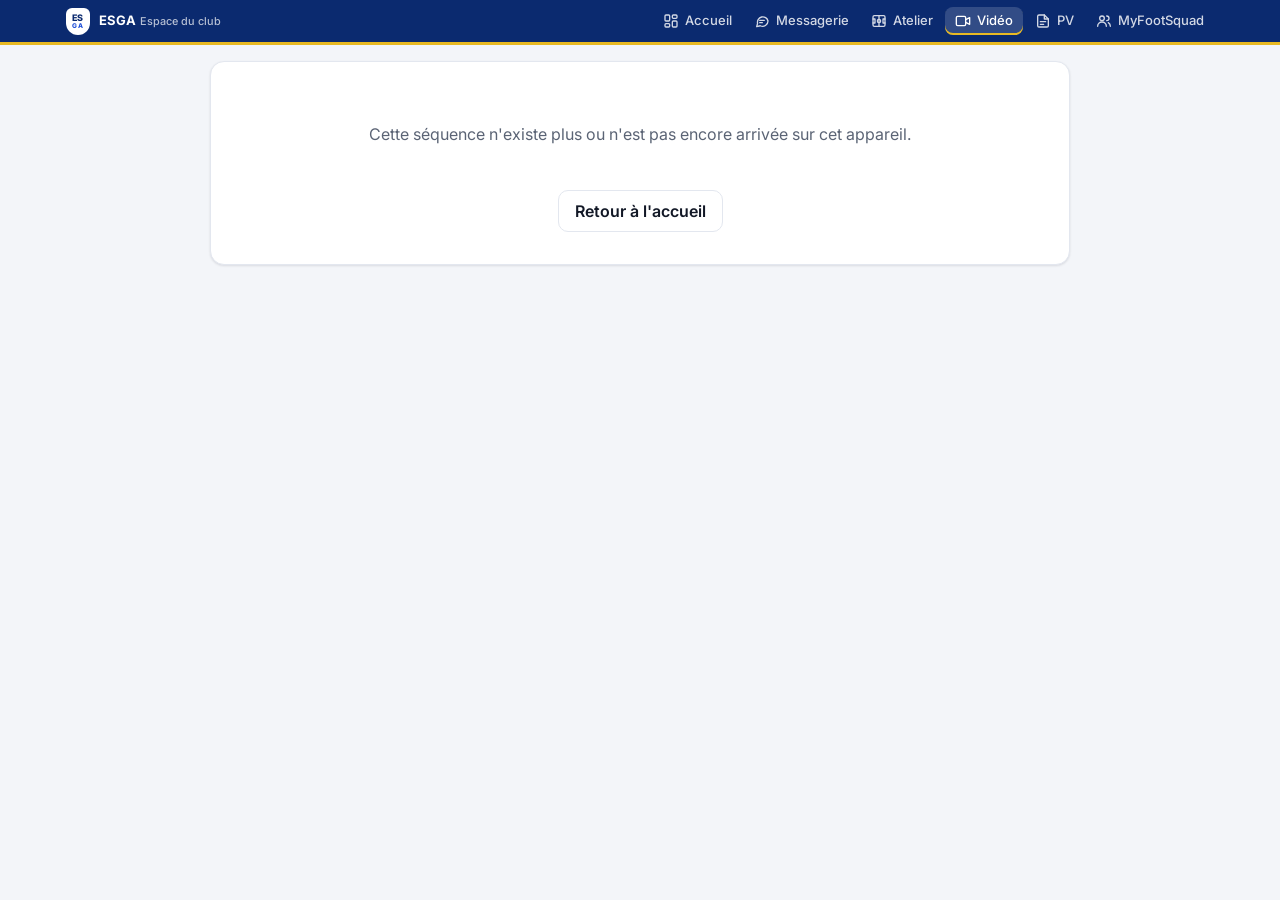
<file: analyse-video/voir.html>
<!doctype html>
<html lang="fr">
<head>
<meta charset="utf-8">
<meta name="viewport" content="width=device-width, initial-scale=1">
<title>Séquence vidéo · ESGA</title>
<meta name="theme-color" content="#0b2a6f">
<link rel="preconnect" href="https://fonts.googleapis.com"><link rel="preconnect" href="https://fonts.gstatic.com" crossorigin>
<link rel="stylesheet" href="https://fonts.googleapis.com/css2?family=Inter:wght@400;500;600;700&display=swap">
<link rel="stylesheet" href="../commun/charte.css?v=2026-11-23r">
<script src="../commun/modules.js?v=2026-11-22s" data-module="video" defer></script>
<script src="../commun/club.js?v=2026-11-23w"></script>
<style>
  body { margin: 0; background: var(--esga-fond); color: var(--esga-texte); font-family: var(--esga-police); }
  main { max-width: 860px; margin: 0 auto; padding: 16px; }
  .carte { background: var(--esga-carte); border: 1px solid var(--esga-ligne); border-radius: var(--esga-rayon); box-shadow: var(--esga-ombre); padding: 16px; }
  h1 { font-size: 1.3rem; margin: 4px 0 2px; }
  .sous { color: var(--esga-gris); margin: 0 0 12px; font-size: .9rem; }
  .ecran { position: relative; background: #000; border-radius: 10px; overflow: hidden; aspect-ratio: 16 / 9; }
  .ecran video, .ecran iframe { width: 100%; height: 100%; display: block; border: 0; }
  .note { margin: 14px 0 0; padding: 12px 14px; border-left: 4px solid var(--esga-or); background: color-mix(in srgb, var(--esga-or) 10%, transparent); border-radius: 8px; }
  .note.bien { border-left-color: var(--esga-vert); background: color-mix(in srgb, var(--esga-vert) 10%, transparent); }
  .note.corriger { border-left-color: var(--esga-rouge); background: color-mix(in srgb, var(--esga-rouge) 8%, transparent); }
  .actions { display: flex; gap: 8px; flex-wrap: wrap; margin-top: 14px; }
  .btn { display: inline-flex; align-items: center; gap: 6px; padding: 10px 16px; border-radius: 10px; border: 1px solid var(--esga-ligne); background: var(--esga-carte); color: var(--esga-texte); font: inherit; font-weight: 600; text-decoration: none; cursor: pointer; }
  .btn.prim { background: var(--esga-bleu); border-color: var(--esga-bleu); color: #fff; }
  .vide { color: var(--esga-gris); text-align: center; padding: 30px 0; }
  .etiq { display: inline-block; font-size: .75rem; font-weight: 700; padding: 2px 8px; border-radius: 999px; background: var(--esga-doux); }
</style>
</head>
<body>
<main><div class="carte" id="contenu"><p class="vide">Chargement…</p></div></main>
<script>
(async function () {
  const C = await CLUB.pret, $ = (s) => document.querySelector(s);
  const esc = (s) => String(s ?? "").replace(/[&<>"']/g, (c) => ({ "&": "&amp;", "<": "&lt;", ">": "&gt;", '"': "&quot;", "'": "&#39;" }[c]));
  const mmss = (t) => `${Math.floor(t / 60)}:${String(Math.floor(t % 60)).padStart(2, "0")}`;
  const x = C.envoi(new URLSearchParams(location.search).get("e") || "");
  if (!x) { $("#contenu").innerHTML = '<p class="vide">Cette séquence n\'existe plus ou n\'est pas encore arrivée sur cet appareil.</p><p style="text-align:center"><a class="btn" href="../">Retour à l\'accueil</a></p>'; return; }
  const m = C.evenement(x.evt), v = C.video(x.evt) || {}, url = x.url || v.url || "", p = C.profil();
  const pour = x.a === "equipe" ? "Toute l'équipe" : x.a.map((id) => (C.personne(id) || {}).prenom).filter(Boolean).join(", ");
  // Lecteur : fichier vidéo (extrait joué de début à fin), YouTube (début / fin), sinon lien vers la vidéo
  const yt = url.match(/(?:youtu\.be\/|youtube\.com\/(?:watch\?v=|embed\/|shorts\/))([\w-]{6,})/);
  const fichier = /\.(mp4|webm|mov|m4v)(\?|#|$)/i.test(url);
  const lecteur = yt ? `<iframe src="https://www.youtube-nocookie.com/embed/${yt[1]}?start=${Math.floor(x.debut)}&end=${Math.ceil(x.fin)}&rel=0" allow="autoplay; fullscreen" allowfullscreen title="Séquence"></iframe>`
    : fichier ? `<video id="vid" src="${esc(url)}#t=${x.debut},${x.fin}" controls playsinline preload="metadata"></video>` : "";
  $("#contenu").innerHTML = `<span class="etiq">🎬 Séquence ${x.genre === "bien" ? "· 👍 à refaire" : x.genre === "corriger" ? "· ✏️ à corriger" : ""}</span>
    <h1>${esc(x.nom || "Séquence du match")}</h1>
    <p class="sous">${m ? esc(m.titre) + " · " + new Date(m.date + "T12:00").toLocaleDateString("fr-FR", { weekday: "long", day: "numeric", month: "long" }) : ""} · ${mmss(x.debut)} à ${mmss(x.fin)} · pour ${esc(pour)}</p>
    ${lecteur ? `<div class="ecran">${lecteur}</div>` : `<p class="vide">La vidéo est sur un autre site.</p>`}
    ${x.voix ? '<p class="note" id="voixBloc">🎙 <b>Commentaire de ' + esc(x.de || "ton coach") + '</b> : il démarre avec la séquence.<br><audio id="son" controls preload="auto" style="width:100%;margin-top:8px"></audio></p>' : ""}
    ${x.note ? `<p class="note ${x.genre || ""}"><b>${esc(x.de || "Le coach")} :</b> ${esc(x.note)}</p>` : ""}
    <div class="actions">${fichier ? '<button class="btn prim" id="revoir">↺ Revoir la séquence</button>' : ""}${url && !fichier ? `<a class="btn prim" href="${esc(url)}" target="_blank" rel="noopener">Ouvrir la vidéo ↗</a><span class="sous" style="align-self:center;margin:0">Aller à ${mmss(x.debut)}</span>` : ""}<a class="btn" href="../#moi">Mon espace</a></div>`;
  const vid = $("#vid");
  if (vid) {
    const revoir = () => { vid.currentTime = x.debut; vid.play().catch(() => {}); };
    vid.addEventListener("timeupdate", () => { if (vid.currentTime >= x.fin) { vid.pause(); vid.currentTime = x.fin; } });
    const caler = () => { if (vid.currentTime < x.debut - 0.2 || vid.currentTime > x.fin) vid.currentTime = x.debut; };
    if (vid.readyState >= 1) caler(); else vid.addEventListener("loadedmetadata", caler, { once: true });
    vid.addEventListener("play", caler);
    $("#revoir").onclick = revoir;
  }
  // Voix du coach : lancée et arrêtée avec la vidéo (ou seule si la vidéo est sur un autre site)
  if (x.voix) {
    const son = $("#son"), src = await C.voixEnvoi(x.id);
    if (!src) $("#voixBloc").innerHTML = "🎙 Le commentaire du coach n'est pas encore arrivé sur cet appareil.";
    else {
      son.src = src;
      if (vid) {
        const caleSon = () => { const t = vid.currentTime - x.debut; if (t >= 0 && Math.abs(son.currentTime - t) > 0.6) try { son.currentTime = t; } catch (e) {} };
        vid.addEventListener("play", () => { caleSon(); son.play().catch(() => {}); });
        vid.addEventListener("pause", () => son.pause());
        vid.addEventListener("seeked", caleSon);
      }
    }
  }
  if (p && p.joueur && (x.a === "equipe" ? (C.personne(p.joueur) || {}).equipe === x.equipe : x.a.includes(p.joueur))) C.vuEnvoi(x.id, p.joueur);
})();
</script>
</body>
</html>
</file>
<file: commun/charte.css>
/* Charte graphique commune ESGA — partagée par tous les modules
   (accueil, Lecture des PV, Analyse vidéo, Atelier entraînements).
   Usage dans un module :
     <link rel="stylesheet" href="https://cintractbertrand.github.io/veille-esga-/commun/charte.css">
     <script src="https://cintractbertrand.github.io/veille-esga-/commun/modules.js" data-module="atelier" defer></script>
   Les variables --esga-* sont la référence : chaque module y relie ses propres couleurs.
   Les classes sont préfixées esga- pour ne rien casser dans les modules. */
:root {
  --esga-bleu: #1d4ed8;
  --esga-bleu-600: #1e40af;
  --esga-marine: #0b2a6f;
  --esga-or: #e8b923;
  --esga-or-fonce: #b88a00;
  --esga-vert: #16935f;
  --esga-rouge: #d42f26;
  --esga-fond: #f3f5f9;
  --esga-carte: #ffffff;
  --esga-carte-2: #f8f9fc;
  --esga-texte: #121826;
  --esga-gris: #5b6475;
  --esga-ligne: #e3e7ef;
  --esga-doux: #e8eefc;
  --esga-police: "Inter", system-ui, -apple-system, "Segoe UI", Roboto, sans-serif;
  --esga-rayon: 14px;
  --esga-ombre: 0 1px 2px rgba(16, 24, 40, .05), 0 1px 3px rgba(16, 24, 40, .06);
  --esga-ombre-l: 0 10px 28px rgba(16, 24, 40, .12);
  --esga-degrade: radial-gradient(1200px 400px at 85% -50%, rgba(255,255,255,.18), transparent 60%), linear-gradient(135deg, var(--esga-bleu) 0%, var(--esga-marine) 100%);
}
@media (prefers-color-scheme: dark) {
  :root:not([data-theme="light"]) {
    --esga-fond: #0c111c; --esga-carte: #151b29; --esga-carte-2: #1a2132; --esga-texte: #e9edf5;
    --esga-gris: #98a2b6; --esga-ligne: #263046; --esga-doux: #1a2747;
    --esga-ombre: 0 1px 2px rgba(0, 0, 0, .3); --esga-ombre-l: 0 10px 28px rgba(0, 0, 0, .4);
  }
}
:root[data-theme="dark"] {
  --esga-fond: #0c111c; --esga-carte: #151b29; --esga-carte-2: #1a2132; --esga-texte: #e9edf5;
  --esga-gris: #98a2b6; --esga-ligne: #263046; --esga-doux: #1a2747;
  --esga-ombre: 0 1px 2px rgba(0, 0, 0, .3); --esga-ombre-l: 0 10px 28px rgba(0, 0, 0, .4);
}

/* Bandeau commun : en haut de chaque module, inséré par modules.js */
.esga-bar { position: relative; z-index: 60; background: var(--esga-marine); border-bottom: 3px solid var(--esga-or); color: #fff; font: 500 13px/1.2 var(--esga-police); -webkit-font-smoothing: antialiased; }
.esga-bar * { box-sizing: border-box; }
.esga-bar-in { max-width: 1180px; margin: 0 auto; padding: 0 16px; height: 42px; display: flex; align-items: center; gap: 14px; }
.esga-bar a { color: #fff; text-decoration: none; }
.esga-accueil { display: flex; align-items: center; gap: 9px; font-weight: 700; white-space: nowrap; flex: 0 0 auto; }
.esga-accueil:hover .esga-nom { text-decoration: underline; text-underline-offset: 3px; }
.esga-blason { width: 24px; height: 27px; border-radius: 6px 6px 12px 12px; background: #fff; color: var(--esga-marine); display: inline-flex; flex-direction: column; align-items: center; justify-content: center; font-size: 9px; font-weight: 800; line-height: 1; letter-spacing: .02em; }
.esga-blason small { font-size: 6.5px; letter-spacing: .15em; color: var(--esga-bleu); margin-top: 1px; }
.esga-nom small { font-weight: 500; opacity: .7; margin-left: 4px; }
.esga-mods { display: flex; gap: 2px; margin-left: auto; overflow-x: auto; scrollbar-width: none; }
.esga-mods::-webkit-scrollbar { display: none; }
.esga-mods a { display: inline-flex; align-items: center; gap: 6px; padding: 6px 10px; border-radius: 8px; white-space: nowrap; opacity: .82; transition: background .15s, opacity .15s; }
.esga-mods a:hover { background: rgba(255,255,255,.12); opacity: 1; }
.esga-mods a[aria-current="page"] { background: rgba(255,255,255,.16); opacity: 1; box-shadow: inset 0 -2px 0 var(--esga-or); }
.esga-mods svg { width: 16px; height: 16px; flex: 0 0 auto; }
@media (max-width: 720px) {
  .esga-nom small { display: none; }
  .esga-mods a:not([aria-current="page"]) span { display: none; }
}
@media print { .esga-bar { display: none !important; } }

/* Composants communs (facultatifs) */
.esga-btn { display: inline-flex; align-items: center; justify-content: center; gap: 8px; font: 600 14px/1 var(--esga-police); padding: 11px 16px; border-radius: 10px; border: 1px solid var(--esga-ligne); background: var(--esga-carte); color: var(--esga-texte); text-decoration: none; cursor: pointer; transition: border-color .15s, background .15s, transform .15s; }
.esga-btn:hover { border-color: var(--esga-bleu); }
.esga-btn-primaire { background: var(--esga-bleu); border-color: var(--esga-bleu); color: #fff; }
.esga-btn-primaire:hover { background: var(--esga-bleu-600); border-color: var(--esga-bleu-600); }
.esga-btn-or { background: var(--esga-or); border-color: var(--esga-or); color: #1b1400; }
.esga-btn-or:hover { background: #f1c63a; border-color: #f1c63a; }
.esga-kicker { margin: 0; font-size: .72rem; text-transform: uppercase; letter-spacing: .09em; font-weight: 600; opacity: .8; }

/* « Changer de profil » : bouton marine et or, lisible sur tous les bandeaux (démo jaune, en ligne vert) et en thème sombre */
.changer-profil, .menu a.changer { display: inline-flex; align-items: center; gap: 4px; padding: 4px 12px; border-radius: 999px; background: var(--esga-marine); color: var(--esga-or) !important; border: 1px solid var(--esga-or); font-weight: 700; font-size: .8rem; text-decoration: none; white-space: nowrap; }
.changer-profil:hover, .menu a.changer:hover { background: var(--esga-or); color: var(--esga-marine) !important; }
.changer-profil:focus-visible, .menu a.changer:focus-visible { outline: 2px solid var(--esga-or); outline-offset: 2px; }
</file>
<file: console/style.css>
/* Console du club ESGA — reprend la charte commune (commun/charte.css) */
:root {
  --match: #1d4ed8; --entr: #16935f; --club: #b45309; --annule: #98a2b6;
  --ok: #16935f; --att: #d97706; --ko: #d42f26;
}
@media (prefers-color-scheme: dark) { :root:not([data-theme="light"]) { --match: #5b8cff; --entr: #2fbf7f; --club: #f59e0b; --ok: #2fbf7f; --att: #f59e0b; --ko: #f87171; --annule: #5b6475; } }
:root[data-theme="dark"] { --match: #5b8cff; --entr: #2fbf7f; --club: #f59e0b; --ok: #2fbf7f; --att: #f59e0b; --ko: #f87171; --annule: #5b6475; }

* { box-sizing: border-box; }
html { -webkit-text-size-adjust: 100%; }
body { margin: 0; font: 15px/1.45 var(--esga-police); background: var(--esga-fond); color: var(--esga-texte); -webkit-font-smoothing: antialiased; min-height: 100vh; }
body.chargement .console { opacity: 0; }
button, select, input, textarea { font: inherit; color: inherit; }
[hidden] { display: none !important; }
a { color: var(--esga-bleu); }
.discret { color: var(--esga-gris); }
.petit { font-size: .82rem; }
.icone { background: none; border: 0; cursor: pointer; padding: 6px 8px; border-radius: 8px; color: inherit; font-size: 1rem; }
.icone:hover { background: var(--esga-carte-2); }

.demo-bandeau { display: flex; flex-wrap: wrap; gap: 6px 14px; align-items: center; padding: 6px 16px; background: color-mix(in srgb, var(--esga-or) 22%, var(--esga-carte)); border-bottom: 1px solid color-mix(in srgb, var(--esga-or) 45%, transparent); font-size: .8rem; }
.demo-bandeau > span { flex: 1 1 320px; }
.demo-bandeau label { display: flex; gap: 6px; align-items: center; font-weight: 600; }
.demo-bandeau select { border: 1px solid color-mix(in srgb, var(--esga-or) 60%, transparent); border-radius: 8px; padding: 4px 6px; background: var(--esga-carte); font-size: .84rem; max-width: 260px; font-weight: 600; }

/* Mise en page : menu à gauche, contenu à droite */
.console { display: grid; grid-template-columns: 228px minmax(0, 1fr); max-width: 1320px; margin: 0 auto; min-height: calc(100vh - 80px); transition: opacity .2s; }
.menu { position: sticky; top: 0; align-self: start; padding: 18px 12px; display: flex; flex-direction: column; gap: 2px; }
.menu .profil { padding: 10px 12px 14px; margin-bottom: 6px; border-bottom: 1px solid var(--esga-ligne); }
.menu .profil b { display: block; font-size: .95rem; }
.menu .profil span { font-size: .78rem; color: var(--esga-gris); }
.menu a { display: flex; align-items: center; gap: 10px; padding: 9px 12px; border-radius: 10px; color: var(--esga-texte); text-decoration: none; font-weight: 600; font-size: .92rem; }
.menu a svg { width: 19px; height: 19px; flex: 0 0 auto; color: var(--esga-gris); }
.menu a:hover { background: var(--esga-carte); }
.menu a[aria-current="page"] { background: var(--esga-carte); box-shadow: var(--esga-ombre); color: var(--esga-marine); }
.menu a[aria-current="page"] svg { color: var(--esga-bleu); }
.menu .compte { margin-left: auto; background: var(--esga-rouge); color: #fff; font-size: .7rem; border-radius: 99px; padding: 1px 7px; font-weight: 800; }
.menu .court { display: none; }
.menu .sep { margin: 12px 12px 4px; font-size: .7rem; text-transform: uppercase; letter-spacing: .08em; color: var(--esga-gris); font-weight: 700; }
.menu .ext svg { opacity: .8; }
@media (prefers-color-scheme: dark) { :root:not([data-theme="light"]) .menu a[aria-current="page"] { color: #fff; } }

.contenu { padding: 20px 22px 60px; min-width: 0; outline: none; }
.entete { display: flex; flex-wrap: wrap; align-items: flex-end; gap: 10px 16px; margin-bottom: 16px; }
.entete h1 { margin: 0; font-size: 1.55rem; letter-spacing: -.02em; line-height: 1.15; }
.entete .sous { margin: 2px 0 0; color: var(--esga-gris); font-size: .9rem; }
.entete .actions { margin-left: auto; display: flex; flex-wrap: wrap; gap: 8px; }
.fil-ariane { font-size: .82rem; margin-bottom: 4px; }
.fil-ariane a { text-decoration: none; }

.btn { display: inline-flex; align-items: center; justify-content: center; gap: 7px; font-weight: 600; font-size: .88rem; line-height: 1; padding: 9px 13px; border-radius: 10px; border: 1px solid var(--esga-ligne); background: var(--esga-carte); color: var(--esga-texte); text-decoration: none; cursor: pointer; white-space: nowrap; }
.btn:hover { border-color: var(--esga-bleu); }
.btn.prim { background: var(--esga-bleu); border-color: var(--esga-bleu); color: #fff; }
.btn.prim:hover { background: var(--esga-bleu-600); }
.btn.or { background: var(--esga-or); border-color: var(--esga-or); color: #1b1400; }
.btn.danger { color: var(--ko); }
.btn.danger:hover { border-color: var(--ko); }
.btn.mini { padding: 6px 9px; font-size: .8rem; border-radius: 8px; }
.btn.lien { border: 0; background: none; padding: 4px 2px; color: var(--esga-bleu); }
.btn[disabled] { opacity: .5; cursor: not-allowed; }

.carte { background: var(--esga-carte); border: 1px solid var(--esga-ligne); border-radius: var(--esga-rayon); box-shadow: var(--esga-ombre); padding: 16px 18px; min-width: 0; }
.carte > h2 { margin: 0 0 12px; font-size: 1rem; display: flex; align-items: center; gap: 8px; }
.carte > h2 svg { width: 18px; height: 18px; color: var(--esga-bleu); flex: 0 0 auto; }
.carte > h2 .plus { margin-left: auto; font-size: .82rem; font-weight: 600; }
.grille { display: grid; gap: 14px; }
.g2 { grid-template-columns: repeat(2, minmax(0, 1fr)); }
.g3 { grid-template-columns: repeat(3, minmax(0, 1fr)); }
.g-tb { grid-template-columns: minmax(0, 1.35fr) minmax(0, 1fr); align-items: start; }
@media (max-width: 1050px) { .g3 { grid-template-columns: repeat(2, minmax(0, 1fr)); } .g-tb { grid-template-columns: minmax(0, 1fr); } }

/* Chiffres clés */
.kpis { display: grid; grid-template-columns: repeat(4, minmax(0, 1fr)); gap: 12px; margin-bottom: 14px; }
.kpi { background: var(--esga-carte); border: 1px solid var(--esga-ligne); border-radius: var(--esga-rayon); padding: 14px 16px; box-shadow: var(--esga-ombre); text-decoration: none; color: inherit; display: block; }
.kpi:hover { border-color: var(--esga-bleu); }
.kpi b { display: block; font-size: 1.7rem; letter-spacing: -.02em; line-height: 1.1; }
.kpi span { color: var(--esga-gris); font-size: .84rem; }
.kpi small { display: block; margin-top: 4px; font-size: .78rem; font-weight: 600; }
.kpi small.att { color: var(--att); } .kpi small.ko { color: var(--ko); } .kpi small.ok { color: var(--ok); }

/* À traiter */
.taches { list-style: none; margin: 0; padding: 0; }
.taches li { display: flex; gap: 12px; align-items: center; padding: 10px 0; border-top: 1px solid var(--esga-ligne); }
.taches li:first-child { border-top: 0; padding-top: 0; }
.taches .pt { width: 10px; height: 10px; border-radius: 50%; flex: 0 0 auto; background: var(--att); }
.taches .pt.ko { background: var(--ko); } .taches .pt.ok { background: var(--ok); } .taches .pt.info { background: var(--esga-bleu); }
.taches .tx { flex: 1; min-width: 0; }
.taches .tx small { display: block; color: var(--esga-gris); font-size: .8rem; }
.vide { color: var(--esga-gris); padding: 14px 0; text-align: center; font-size: .9rem; }

/* Agenda (liste d'événements) */
.agenda { list-style: none; margin: 0; padding: 0; }
.agenda .jour { font-size: .74rem; text-transform: uppercase; letter-spacing: .07em; font-weight: 700; color: var(--esga-gris); padding: 12px 0 6px; }
.agenda .jour:first-child { padding-top: 0; }
.evt { display: flex; gap: 12px; align-items: center; width: 100%; text-align: left; padding: 9px 10px; border-radius: 10px; border: 1px solid var(--esga-ligne); background: var(--esga-carte); cursor: pointer; margin-bottom: 6px; border-left: 4px solid var(--c, var(--match)); }
.evt:hover { background: var(--esga-carte-2); }
.evt .h { font-weight: 700; font-size: .86rem; width: 46px; flex: 0 0 auto; font-variant-numeric: tabular-nums; }
.evt .t { flex: 1; min-width: 0; }
.evt .t b { display: block; font-size: .92rem; overflow: hidden; text-overflow: ellipsis; white-space: nowrap; }
.evt .t small { color: var(--esga-gris); font-size: .78rem; display: block; overflow: hidden; text-overflow: ellipsis; white-space: nowrap; }
.evt.annule { opacity: .6; } .evt.annule b { text-decoration: line-through; }
.t-match { --c: var(--match); } .t-entrainement { --c: var(--entr); } .t-reunion, .t-plateau, .t-tournoi, .t-autre, .t-amical { --c: var(--club); }
.t-amical { --c: var(--match); }

.etiq { display: inline-flex; align-items: center; gap: 4px; font-size: .72rem; font-weight: 700; padding: 3px 8px; border-radius: 99px; background: var(--esga-carte-2); border: 1px solid var(--esga-ligne); white-space: nowrap; color: var(--esga-gris); }
.etiq.ok { color: var(--ok); background: color-mix(in srgb, var(--ok) 12%, transparent); border-color: transparent; }
.etiq.att { color: var(--att); background: color-mix(in srgb, var(--att) 14%, transparent); border-color: transparent; }
.etiq.ko { color: var(--ko); background: color-mix(in srgb, var(--ko) 12%, transparent); border-color: transparent; }
.etiq.bleu { color: var(--esga-bleu); background: var(--esga-doux); border-color: transparent; }
.etiq.or { color: #6b4e00; background: color-mix(in srgb, var(--esga-or) 30%, transparent); border-color: transparent; }

/* Équipes */
.equipes { display: grid; grid-template-columns: repeat(auto-fill, minmax(250px, 1fr)); gap: 12px; }
.eq { display: flex; flex-direction: column; gap: 6px; background: var(--esga-carte); border: 1px solid var(--esga-ligne); border-radius: var(--esga-rayon); padding: 14px 16px; color: inherit; text-decoration: none; box-shadow: var(--esga-ombre); position: relative; }
.eq:hover { border-color: var(--esga-bleu); }
.eq h3 { margin: 0; font-size: 1.05rem; display: flex; align-items: center; gap: 8px; }
.eq .l { font-size: .82rem; color: var(--esga-gris); }
.eq .l b { color: var(--esga-texte); font-weight: 600; }
.eq .chiffres { display: flex; gap: 6px; flex-wrap: wrap; margin-top: 4px; }
.groupe-titre { font-size: .78rem; text-transform: uppercase; letter-spacing: .08em; color: var(--esga-gris); font-weight: 700; margin: 20px 0 8px; }
.groupe-titre:first-child { margin-top: 0; }

/* Onglets */
.onglets { display: flex; gap: 2px; border-bottom: 1px solid var(--esga-ligne); margin: 4px 0 16px; overflow-x: auto; scrollbar-width: none; }
.onglets a { padding: 9px 14px; font-weight: 600; font-size: .9rem; color: var(--esga-gris); text-decoration: none; white-space: nowrap; border-bottom: 3px solid transparent; margin-bottom: -1px; }
.onglets a[aria-current="page"] { color: var(--esga-texte); border-color: var(--esga-or); }

/* Tableaux */
.outils-liste { display: flex; flex-wrap: wrap; gap: 8px; align-items: center; margin-bottom: 12px; }
.outils-liste input[type=search] { flex: 1 1 220px; }
.champ, .outils-liste input, .outils-liste select { padding: 8px 11px; border-radius: 10px; border: 1px solid var(--esga-ligne); background: var(--esga-carte); font-size: .88rem; min-width: 0; }
.table-wrap { background: var(--esga-carte); border: 1px solid var(--esga-ligne); border-radius: var(--esga-rayon); overflow: auto; box-shadow: var(--esga-ombre); }
table.liste { width: 100%; border-collapse: collapse; font-size: .88rem; }
.liste th { text-align: left; font-size: .72rem; text-transform: uppercase; letter-spacing: .06em; color: var(--esga-gris); font-weight: 700; padding: 10px 12px; border-bottom: 1px solid var(--esga-ligne); background: var(--esga-carte-2); white-space: nowrap; position: sticky; top: 0; }
.liste td { padding: 9px 12px; border-bottom: 1px solid var(--esga-ligne); white-space: nowrap; }
.liste tr:last-child td { border-bottom: 0; }
.liste tbody tr { cursor: pointer; }
.liste tbody tr:hover td { background: var(--esga-carte-2); }
.liste .num { font-variant-numeric: tabular-nums; color: var(--esga-gris); width: 1%; }
.liste .nom b { font-weight: 600; }
.compteur { font-size: .82rem; color: var(--esga-gris); margin: 8px 2px; }
.jauge { display: inline-flex; align-items: center; gap: 6px; font-variant-numeric: tabular-nums; }
.jauge i { display: inline-block; width: 46px; height: 6px; border-radius: 3px; background: var(--esga-ligne); overflow: hidden; }
.jauge i::after { content: ""; display: block; height: 100%; width: var(--p); background: var(--cj, var(--ok)); }

/* Présences */
.appel { list-style: none; margin: 0; padding: 0; }
.appel li { display: flex; align-items: center; gap: 10px; padding: 8px 0; border-bottom: 1px solid var(--esga-ligne); }
.appel li .n { flex: 1; min-width: 0; }
.appel li .n small { display: block; color: var(--att); font-size: .78rem; font-weight: 600; }
.seg { display: inline-flex; border: 1px solid var(--esga-ligne); border-radius: 9px; overflow: hidden; flex: 0 0 auto; }
.seg button { border: 0; background: var(--esga-carte); padding: 6px 9px; font-size: .78rem; font-weight: 600; cursor: pointer; color: var(--esga-gris); border-left: 1px solid var(--esga-ligne); }
.seg button:first-child { border-left: 0; }
.seg button[aria-pressed="true"].p { background: var(--ok); color: #fff; }
.seg button[aria-pressed="true"].r { background: var(--att); color: #fff; }
.seg button[aria-pressed="true"].e { background: #64748b; color: #fff; }
.seg button[aria-pressed="true"].a { background: var(--ko); color: #fff; }
.matrice td.c { text-align: center; padding: 6px 4px; }
.matrice th.c { text-align: center; padding: 8px 4px; }
.pres { display: inline-block; width: 22px; height: 22px; line-height: 22px; border-radius: 6px; font-size: .72rem; font-weight: 800; color: #fff; text-align: center; }
.pres.present { background: var(--ok); } .pres.retard { background: var(--att); } .pres.excuse { background: #64748b; } .pres.absent { background: var(--ko); } .pres.vide { background: var(--esga-ligne); color: var(--esga-gris); }

/* Calendrier */
.cal-barre { display: flex; flex-wrap: wrap; gap: 8px; align-items: center; margin-bottom: 12px; }
.cal-barre .periode { font-weight: 700; font-size: 1.02rem; margin: 0 6px; min-width: 190px; }
.bascule { display: inline-flex; border: 1px solid var(--esga-ligne); border-radius: 10px; overflow: hidden; background: var(--esga-carte); }
.bascule button { border: 0; background: none; padding: 8px 12px; font-weight: 600; font-size: .84rem; cursor: pointer; color: var(--esga-gris); }
.bascule button[aria-pressed="true"] { background: var(--esga-marine); color: #fff; }
.filtres-types { display: flex; gap: 6px; flex-wrap: wrap; }
.puce { display: inline-flex; align-items: center; gap: 6px; border: 1px solid var(--esga-ligne); border-radius: 99px; padding: 5px 11px; font-size: .8rem; font-weight: 600; cursor: pointer; background: var(--esga-carte); }
.puce::before { content: ""; width: 9px; height: 9px; border-radius: 50%; background: var(--c); }
.puce[aria-pressed="false"] { opacity: .45; }
.semaine { display: grid; grid-template-columns: repeat(7, minmax(0, 1fr)); gap: 8px; }
.sj { background: var(--esga-carte); border: 1px solid var(--esga-ligne); border-radius: 12px; padding: 8px; min-height: 160px; min-width: 0; }
.sj.auj { border-color: var(--esga-or); box-shadow: inset 0 3px 0 var(--esga-or); }
.sj .tete { font-size: .76rem; font-weight: 700; color: var(--esga-gris); text-transform: uppercase; letter-spacing: .05em; margin-bottom: 6px; display: flex; justify-content: space-between; }
.sj .tete b { color: var(--esga-texte); font-size: .95rem; }
.sj .evt { padding: 6px 7px; margin-bottom: 5px; display: block; }
.sj .evt .h { width: auto; font-size: .74rem; display: block; color: var(--esga-gris); }
.sj .evt .t b { font-size: .8rem; white-space: normal; line-height: 1.25; }
.sj .evt .t small { font-size: .72rem; }
.mois { display: grid; grid-template-columns: repeat(7, minmax(0, 1fr)); border: 1px solid var(--esga-ligne); border-radius: 12px; overflow: hidden; background: var(--esga-ligne); gap: 1px; }
.mois .jn { background: var(--esga-carte-2); font-size: .72rem; font-weight: 700; text-transform: uppercase; color: var(--esga-gris); padding: 6px 8px; }
.mc { background: var(--esga-carte); min-height: 98px; padding: 5px 6px; min-width: 0; cursor: pointer; }
.mc.hors { background: var(--esga-carte-2); color: var(--esga-gris); }
.mc.auj .d { background: var(--esga-or); color: #1b1400; border-radius: 99px; padding: 0 6px; }
.mc .d { font-size: .8rem; font-weight: 700; display: inline-block; margin-bottom: 3px; }
.mc .m { display: block; font-size: .72rem; line-height: 1.25; padding: 2px 5px; border-radius: 5px; margin-bottom: 2px; overflow: hidden; text-overflow: ellipsis; white-space: nowrap; background: color-mix(in srgb, var(--c) 14%, transparent); color: var(--esga-texte); border-left: 3px solid var(--c); }
.mc .m.annule { text-decoration: line-through; opacity: .6; }
.mc .plus { font-size: .7rem; color: var(--esga-gris); font-weight: 600; padding-left: 4px; }

/* Convocation */
.convoc { display: grid; grid-template-columns: minmax(0, 1fr) minmax(300px, 400px); gap: 14px; align-items: start; }
.sel-joueurs { list-style: none; margin: 0; padding: 0; }
.sel-joueurs li label { display: flex; align-items: center; gap: 10px; padding: 8px 6px; border-bottom: 1px solid var(--esga-ligne); cursor: pointer; border-radius: 6px; }
.sel-joueurs li label:hover { background: var(--esga-carte-2); }
.sel-joueurs input { width: 18px; height: 18px; accent-color: var(--esga-bleu); }
.sel-joueurs .n { flex: 1; min-width: 0; }
.sel-joueurs .n small { display: block; font-size: .78rem; color: var(--esga-gris); }
.sel-joueurs .num { width: 26px; height: 26px; border-radius: 50%; background: var(--esga-doux); color: var(--esga-marine); font-weight: 800; font-size: .78rem; display: inline-flex; align-items: center; justify-content: center; flex: 0 0 auto; }
.apercu { white-space: pre-wrap; font-size: .86rem; background: var(--esga-carte-2); border: 1px solid var(--esga-ligne); border-radius: 10px; padding: 12px; max-height: 320px; overflow: auto; }
.statut-convoc { display: flex; gap: 10px; align-items: center; padding: 10px 12px; border-radius: 10px; margin-bottom: 12px; font-size: .88rem; background: color-mix(in srgb, var(--ok) 12%, transparent); }
.statut-convoc.att { background: color-mix(in srgb, var(--att) 14%, transparent); }

/* Formulaires (tiroir) */
.tiroir-fond { position: fixed; inset: 0; background: rgba(8, 15, 30, .42); z-index: 80; }
.tiroir { position: fixed; top: 0; right: 0; bottom: 0; width: min(480px, 100%); background: var(--esga-carte); z-index: 81; display: flex; flex-direction: column; box-shadow: -10px 0 30px rgba(0,0,0,.18); animation: entre .18s ease-out; }
@keyframes entre { from { transform: translateX(30px); opacity: 0; } }
.tiroir-tete { display: flex; align-items: center; gap: 10px; padding: 14px 18px; border-bottom: 1px solid var(--esga-ligne); }
.tiroir-tete h2 { margin: 0; font-size: 1.1rem; flex: 1; }
.tiroir-corps { flex: 1; overflow-y: auto; padding: 16px 18px 24px; }
.form { display: grid; gap: 12px; }
.form .ligne { display: grid; grid-template-columns: 1fr 1fr; gap: 10px; }
.form .ligne3 { display: grid; grid-template-columns: 1fr 1fr 1fr; gap: 10px; }
.form label { display: grid; gap: 4px; font-size: .8rem; font-weight: 600; color: var(--esga-gris); }
.form input, .form select, .form textarea { padding: 9px 11px; border-radius: 10px; border: 1px solid var(--esga-ligne); background: var(--esga-carte); font-size: .92rem; color: var(--esga-texte); font-weight: 400; width: 100%; }
.form input:focus, .form select:focus, .form textarea:focus, .champ:focus { outline: 2px solid color-mix(in srgb, var(--esga-bleu) 45%, transparent); outline-offset: 0; border-color: var(--esga-bleu); }
.form textarea { min-height: 80px; resize: vertical; }
.form fieldset { border: 1px solid var(--esga-ligne); border-radius: 12px; padding: 10px 12px 12px; margin: 0; display: grid; gap: 10px; }
.form legend { font-size: .76rem; font-weight: 700; text-transform: uppercase; letter-spacing: .06em; color: var(--esga-gris); padding: 0 4px; }
.form .cases { display: flex; flex-wrap: wrap; gap: 6px; }
.form .cases label { display: inline-flex; flex-direction: row; align-items: center; gap: 6px; font-weight: 600; color: var(--esga-texte); border: 1px solid var(--esga-ligne); border-radius: 99px; padding: 5px 10px; font-size: .8rem; cursor: pointer; }
.form .cases input { width: auto; }
.form .pied { display: flex; gap: 8px; justify-content: flex-end; flex-wrap: wrap; margin-top: 6px; }
.form .pied .gauche { margin-right: auto; }
.aide { font-size: .8rem; color: var(--esga-gris); margin: 0; font-weight: 400; }
.alerte { font-size: .84rem; padding: 9px 12px; border-radius: 10px; background: color-mix(in srgb, var(--att) 14%, transparent); }
.alerte.ko { background: color-mix(in srgb, var(--ko) 12%, transparent); }
.alerte.info { background: var(--esga-doux); }
.fiche-tete { display: flex; gap: 12px; align-items: center; margin-bottom: 14px; }
.avatar { width: 48px; height: 48px; border-radius: 50%; display: inline-flex; align-items: center; justify-content: center; color: #fff; font-weight: 800; flex: 0 0 auto; background: var(--esga-marine); }
.detail { display: grid; grid-template-columns: auto 1fr; gap: 6px 14px; font-size: .9rem; margin: 0 0 14px; }
.detail dt { color: var(--esga-gris); }
.detail dd { margin: 0; }

/* Staff */
.personnes { display: grid; grid-template-columns: repeat(auto-fill, minmax(260px, 1fr)); gap: 12px; }
.pers { display: flex; gap: 12px; align-items: flex-start; background: var(--esga-carte); border: 1px solid var(--esga-ligne); border-radius: var(--esga-rayon); padding: 14px; cursor: pointer; text-align: left; box-shadow: var(--esga-ombre); width: 100%; }
.pers:hover { border-color: var(--esga-bleu); }
.pers .avatar { width: 42px; height: 42px; font-size: .9rem; }
.pers b { display: block; }
.pers small { display: block; color: var(--esga-gris); font-size: .8rem; }
.pers .chips { display: flex; flex-wrap: wrap; gap: 4px; margin-top: 6px; }

.modules { display: grid; grid-template-columns: repeat(auto-fill, minmax(180px, 1fr)); gap: 10px; }
.module { display: flex; gap: 10px; align-items: center; padding: 11px 12px; border: 1px solid var(--esga-ligne); border-radius: 12px; text-decoration: none; color: inherit; background: var(--esga-carte); font-weight: 600; font-size: .88rem; }
.module:hover { border-color: var(--esga-bleu); }
.module svg { width: 20px; height: 20px; color: var(--esga-bleu); flex: 0 0 auto; }
.module small { display: block; font-weight: 400; color: var(--esga-gris); font-size: .76rem; }

.toast { position: fixed; left: 50%; bottom: 24px; transform: translateX(-50%); background: var(--esga-marine); color: #fff; padding: 10px 16px; border-radius: 10px; font-size: .9rem; font-weight: 600; z-index: 99; box-shadow: var(--esga-ombre-l); max-width: calc(100% - 32px); }

/* Mobile : menu en barre du bas */
@media (max-width: 820px) {
  .console { grid-template-columns: minmax(0, 1fr); }
  .menu { position: fixed; top: auto; bottom: 0; left: 0; right: 0; z-index: 70; flex-direction: row; padding: 4px 4px calc(4px + env(safe-area-inset-bottom)); background: var(--esga-carte); border-top: 1px solid var(--esga-ligne); overflow-x: auto; scrollbar-width: none; gap: 0; }
  .menu .profil, .menu .sep, .menu .ext, .menu .long { display: none; }
  .menu .court { display: inline; }
  .menu a { flex: 1 0 auto; flex-direction: column; gap: 2px; font-size: .66rem; padding: 6px 8px; position: relative; }
  .menu a[aria-current="page"] { box-shadow: none; background: var(--esga-doux); }
  .menu .compte { position: absolute; top: 2px; right: 6px; font-size: .62rem; padding: 0 5px; }
  .contenu { padding: 16px 16px 96px; }
  .entete h1 { font-size: 1.3rem; }
  .entete .actions { margin-left: 0; width: 100%; }
  .kpis { grid-template-columns: repeat(2, minmax(0, 1fr)); }
  .g2, .g3 { grid-template-columns: minmax(0, 1fr); }
  .convoc { grid-template-columns: minmax(0, 1fr); }
  .semaine { grid-template-columns: minmax(0, 1fr); }
  .sj { min-height: 0; }
  .sj.vide-j { display: none; }
  .mc { min-height: 58px; padding: 3px; }
  .mc .m { font-size: 0; height: 6px; padding: 0; margin: 1px 0; border-left: 0; background: var(--c); }
  .mc .plus { display: none; }
  .cal-barre .periode { min-width: 0; flex: 1 1 100%; order: -1; margin: 0; }
  .liste .cache-m { display: none; }
  .form .ligne3 { grid-template-columns: 1fr 1fr; }
}
@media print {
  .demo-bandeau, .menu, .entete .actions, .tiroir, .tiroir-fond, .no-print { display: none !important; }
  .console { display: block; } .contenu { padding: 0; } .carte { box-shadow: none; }
}

/* ---------- Bienvenue : qui êtes-vous ? ---------- */
body.choix .console { grid-template-columns: minmax(0, 1fr); }
body.choix .menu { display: none; }

.menu a.changer { margin-top: 8px; padding: 3px 10px; font-size: .76rem; }
.bienvenue { max-width: 860px; margin: 10px auto 0; }
.bv-tete { display: flex; gap: 16px; align-items: center; margin-bottom: 8px; }
.bv-tete h1 { margin: 0; font-size: clamp(1.5rem, 4vw, 2rem); letter-spacing: -.02em; }
.crest { flex: 0 0 auto; width: 52px; height: 58px; border-radius: 13px 13px 28px 28px; background: var(--esga-marine); color: #fff; display: inline-flex; flex-direction: column; align-items: center; justify-content: center; font-weight: 800; font-size: 1.15rem; line-height: 1; border-bottom: 4px solid var(--esga-or); }
.crest small { font-size: .7rem; letter-spacing: .2em; color: var(--esga-or); margin-top: 3px; }
.bv-intro { font-size: 1.05rem; margin: 10px 0 16px; }
.roles { display: grid; grid-template-columns: repeat(2, minmax(0, 1fr)); gap: 12px; margin-bottom: 16px; }
.role { display: flex; flex-direction: column; align-items: flex-start; gap: 4px; text-align: left; padding: 18px; border-radius: 16px; border: 2px solid var(--esga-ligne); background: var(--esga-carte); cursor: pointer; box-shadow: var(--esga-ombre); transition: border-color .15s, transform .15s; }
.role:hover, .role:focus-visible { border-color: var(--esga-bleu); transform: translateY(-2px); }
.role .emoji { font-size: 2rem; line-height: 1; margin-bottom: 4px; }
.role b { font-size: 1.15rem; }
.role span:last-child { color: var(--esga-gris); font-size: .9rem; }
.champ.grand { width: 100%; font-size: 1.05rem; padding: 13px 16px; border-radius: 12px; margin-bottom: 10px; }
.puces-equipes { display: flex; flex-wrap: wrap; gap: 6px; margin-bottom: 14px; }
.puce-eq { border: 1px solid var(--esga-ligne); background: var(--esga-carte); border-radius: 99px; padding: 6px 12px; font-weight: 600; font-size: .84rem; cursor: pointer; }
.puce-eq[aria-pressed="true"] { background: var(--esga-marine); border-color: var(--esga-marine); color: #fff; }
.choix-liste { display: grid; grid-template-columns: repeat(auto-fill, minmax(230px, 1fr)); gap: 10px; }
.choix-liste .pers { align-items: center; }

/* ---------- Espace parent / joueur ---------- */
.moi .carte > h2 { font-size: 1.05rem; }
.gros { font-size: 1.15rem; font-weight: 700; margin: 0 0 2px; }
.reponse-match { display: grid; grid-template-columns: repeat(3, minmax(0, 1fr)); gap: 8px; }
.rep { padding: 14px 6px; border-radius: 12px; border: 2px solid var(--esga-ligne); background: var(--esga-carte); font-weight: 700; font-size: 1rem; cursor: pointer; }
.rep.ok[aria-pressed="true"] { background: var(--ok); border-color: var(--ok); color: #fff; }
.rep.att[aria-pressed="true"] { background: var(--att); border-color: var(--att); color: #fff; }
.rep.ko[aria-pressed="true"] { background: var(--ko); border-color: var(--ko); color: #fff; }
.ents { list-style: none; margin: 0; padding: 0; }
.ent { display: flex; flex-wrap: wrap; align-items: center; gap: 8px; padding: 10px 0; border-bottom: 1px solid var(--esga-ligne); }
.ent:last-child { border-bottom: 0; }
.ent .q { flex: 1 1 180px; min-width: 0; }
.ent .q small { display: block; color: var(--esga-gris); font-size: .8rem; }
.ent.annule .q { opacity: .55; text-decoration: line-through; }
.etat-abs { font-size: .8rem; font-weight: 700; color: var(--att); }
.contact { display: flex; align-items: center; gap: 10px; padding: 6px 0; }
.contact .avatar { width: 40px; height: 40px; font-size: .85rem; }
.contact > span:not(.avatar) { flex: 1; min-width: 0; }
.contact small { display: block; color: var(--esga-gris); font-size: .78rem; }
.motifs label { padding: 9px 13px; font-size: .9rem; }
.motifs label:has(input:checked) { background: var(--esga-marine); border-color: var(--esga-marine); color: #fff; }
.motifs input { position: absolute; opacity: 0; pointer-events: none; }

/* Appel : mots entiers, la ligne passe en dessous sur téléphone */
.appel li { flex-wrap: wrap; }
.appel li .n { flex: 1 1 160px; }
.seg button { padding: 8px 10px; font-size: .8rem; }
@media (max-width: 820px) {
  .roles { grid-template-columns: minmax(0, 1fr); }
  .role { flex-direction: row; flex-wrap: wrap; align-items: center; column-gap: 12px; padding: 14px; }
  .role .emoji { font-size: 1.6rem; margin: 0; }
  .role span:last-child { flex-basis: 100%; }
  .appel .seg { width: 100%; display: grid; grid-template-columns: repeat(4, 1fr); }
}

/* ---------- Matchs : étapes sondage → convocation ---------- */
.matchs { display: grid; grid-template-columns: repeat(auto-fill, minmax(330px, 1fr)); gap: 12px; }
.match-carte { display: flex; flex-direction: column; gap: 8px; }
.mc-tete { display: flex; gap: 12px; align-items: flex-start; margin-bottom: 4px; }
.mc-tete > span:last-child { min-width: 0; }
.mc-tete b { display: block; }
.mc-tete small { color: var(--esga-gris); font-size: .8rem; }
.mc-tete .date { flex: 0 0 auto; width: 50px; text-align: center; border-radius: 10px; background: var(--esga-marine); color: #fff; padding: 5px 0; line-height: 1.1; }
.mc-tete .date b { font-size: .66rem; text-transform: uppercase; letter-spacing: .06em; color: var(--esga-or); }
.mc-tete .date span { display: block; font-size: 1.3rem; font-weight: 800; }
.mc-tete .date small { color: #fff; opacity: .8; font-size: .68rem; }
.etape { display: flex; align-items: center; gap: 10px; padding: 9px 10px; border: 1px dashed var(--esga-ligne); border-radius: 10px; }
.etape.fait { border-style: solid; background: color-mix(in srgb, var(--ok) 8%, transparent); border-color: color-mix(in srgb, var(--ok) 30%, transparent); }
.etape .num { width: 24px; height: 24px; border-radius: 50%; background: var(--esga-doux); color: var(--esga-marine); font-weight: 800; font-size: .8rem; display: inline-flex; align-items: center; justify-content: center; flex: 0 0 auto; }
.etape.fait .num { background: var(--ok); color: #fff; }
.etape .txt { flex: 1; min-width: 0; }
.etape .txt b { display: block; font-size: .9rem; }
.etape .txt small { color: var(--esga-gris); font-size: .8rem; }
.etape .v { color: var(--ok); font-weight: 700; } .etape .o { color: var(--att); font-weight: 700; } .etape .r { color: var(--ko); font-weight: 700; }
.score { display: inline-block; font-weight: 800; font-variant-numeric: tabular-nums; padding: 2px 9px; border-radius: 7px; background: var(--esga-carte-2); border: 1px solid var(--esga-ligne); }
.score.ok { background: color-mix(in srgb, var(--ok) 15%, transparent); color: var(--ok); border-color: transparent; }
.score.ko { background: color-mix(in srgb, var(--ko) 12%, transparent); color: var(--ko); border-color: transparent; }
.dernier { margin: 12px 0 0; padding-top: 10px; border-top: 1px solid var(--esga-ligne); }

/* ---------- Feuille de match ---------- */
.tableau-score { display: flex; align-items: center; justify-content: center; gap: 14px; margin-bottom: 14px; flex-wrap: wrap; }
.equipe-score { display: flex; align-items: center; gap: 12px; font-size: 1.05rem; }
.tiret { font-size: 1.6rem; font-weight: 800; color: var(--esga-gris); }
.cpt { display: inline-flex; align-items: center; gap: 4px; }
.cpt small { font-size: .7rem; color: var(--esga-gris); margin-right: 2px; }
.cpt button { width: 32px; height: 32px; border-radius: 9px; border: 1px solid var(--esga-ligne); background: var(--esga-carte); font-size: 1.1rem; font-weight: 700; cursor: pointer; line-height: 1; }
.cpt button:hover { border-color: var(--esga-bleu); }
.cpt b { min-width: 22px; text-align: center; font-variant-numeric: tabular-nums; }
.cpt.grand button { width: 40px; height: 40px; font-size: 1.3rem; }
.cpt.grand b { font-size: 2rem; min-width: 36px; }
.feuille { list-style: none; margin: 0; padding: 0; }
.feuille li { display: flex; flex-wrap: wrap; align-items: center; gap: 8px 14px; padding: 8px 0; border-bottom: 1px solid var(--esga-ligne); }
.feuille li.pas-joue .n, .feuille li.pas-joue .compteurs { opacity: .45; }
.feuille .joue { display: flex; align-items: center; gap: 10px; flex: 1 1 200px; min-width: 0; cursor: pointer; }
.feuille .joue input { width: 20px; height: 20px; accent-color: var(--esga-bleu); }
.feuille .num { width: 26px; height: 26px; border-radius: 50%; background: var(--esga-doux); color: var(--esga-marine); font-weight: 800; font-size: .78rem; display: inline-flex; align-items: center; justify-content: center; flex: 0 0 auto; }
.feuille .n small { display: block; font-size: .76rem; color: var(--esga-gris); }
.compteurs { display: flex; gap: 14px; }

/* ---------- Fiche joueur : bilan de la saison ---------- */
.bilan { display: grid; grid-template-columns: repeat(4, minmax(0, 1fr)); gap: 8px; margin-bottom: 6px; }
.bilan div { background: var(--esga-carte-2); border: 1px solid var(--esga-ligne); border-radius: 10px; padding: 8px; text-align: center; }
.bilan b { display: block; font-size: 1.35rem; letter-spacing: -.02em; }
.bilan span { font-size: .72rem; color: var(--esga-gris); }
.hist { list-style: none; margin: 0 0 6px; padding: 0; }
.hist li { display: flex; align-items: center; gap: 8px; padding: 6px 0; border-bottom: 1px solid var(--esga-ligne); font-size: .86rem; flex-wrap: wrap; }
.hist li a { flex: 1 1 180px; display: flex; gap: 8px; align-items: center; color: inherit; text-decoration: none; min-width: 0; }
.hist li a:hover span:first-child { text-decoration: underline; }
.hist .et { display: inline-flex; gap: 4px; flex-wrap: wrap; }
.pastilles { display: flex; gap: 4px; flex-wrap: wrap; }
details.modifier { margin-top: 16px; border-top: 1px solid var(--esga-ligne); padding-top: 12px; }
details.modifier summary { cursor: pointer; font-weight: 700; color: var(--esga-bleu); margin-bottom: 12px; }
@media (max-width: 820px) { .compteurs { width: 100%; justify-content: flex-end; } .matchs { grid-template-columns: minmax(0, 1fr); } }
@media (max-width: 820px) {
  .tableau-score { flex-direction: column; align-items: stretch; gap: 8px; }
  .tableau-score .tiret { display: none; }
  .equipe-score { justify-content: space-between; }
  .equipe-score:last-child { flex-direction: row-reverse; }
}

/* séance préparée dans l'Atelier */
.seance { border: 1px solid var(--esga-ligne); border-left: 4px solid var(--esga-or); border-radius: 10px; padding: 10px 12px; margin: 12px 0; background: color-mix(in srgb, var(--esga-or) 7%, transparent); font-size: .9rem; }
.seance.vide-s { display: flex; gap: 8px; align-items: center; flex-wrap: wrap; border-left-color: var(--esga-ligne); background: none; }
.seance.vide-s .btn { margin-left: auto; }
.seance .st { margin: 0; display: flex; gap: 6px; align-items: baseline; flex-wrap: wrap; }
.seance .st small { color: var(--esga-gris); }
.seance ol { margin: 8px 0 0; padding-left: 20px; }
.seance li { margin: 2px 0; }
.seance li small { color: var(--esga-gris); margin-left: 4px; }
.seance li .nt { display: block; margin-left: 0; }
.seance .sa { margin: 8px 0 0; display: flex; gap: 8px; flex-wrap: wrap; align-items: center; }
.suivantes { list-style: none; margin: 0; padding: 0; font-size: .85rem; }
.suivantes li { margin: 2px 0; }

/* vidéos : séquences envoyées */
.ligne-btn { display: flex; gap: 8px; }
.ligne-btn input { flex: 1; }
details.envoyer { margin: 12px 0 0; }
details.envoyer > summary { list-style: none; display: inline-flex; }
details.envoyer > summary::-webkit-details-marker { display: none; }
details.envoyer[open] > summary { margin-bottom: 10px; }
.joueurs-envoi { display: grid; grid-template-columns: repeat(auto-fill, minmax(110px, 1fr)); gap: 4px; margin-top: 6px; }
fieldset label.tout { display: inline-flex; gap: 6px; margin-right: 14px; font-weight: 600; }
.envois { list-style: none; margin: 0; padding: 0; display: flex; flex-direction: column; gap: 8px; }
.envoi { display: flex; gap: 10px; align-items: center; }
.envoi .q { flex: 1; min-width: 0; display: flex; flex-direction: column; }
.envoi .q small { color: var(--esga-gris); }
.envoi .q .nt { font-style: italic; }
.envoi .vign { flex: none; width: 44px; height: 32px; border-radius: 8px; display: grid; place-items: center; background: var(--esga-marine); color: #fff; text-decoration: none; font-size: .8rem; }
.envoi .vign.bien { background: var(--esga-vert); }
.envoi .vign.corriger { background: var(--esga-rouge); }

/* convocation : limite par format */
.convoc label.exception { display: flex; gap: 8px; align-items: center; margin: 0 0 10px; padding: 8px 10px; border-radius: 8px; background: var(--esga-carte-2); font-size: .88rem; font-weight: 600; }
.score { white-space: nowrap; }
.liste .seul-m { display: none; }
@media (max-width: 820px) { .liste .seul-m { display: inline-block; margin-top: 4px; } }

/* matchs à préparer (accueil coach) */
.a-preparer { margin-bottom: 14px; }
.a-preparer ul { list-style: none; margin: 0; padding: 0; }
.a-preparer li { display: flex; flex-wrap: wrap; gap: 6px 10px; align-items: center; padding: 10px 0; border-top: 1px solid var(--esga-ligne); }
.a-preparer .quand { flex: 0 0 120px; }
.a-preparer .qui { flex: 1 1 220px; }
.a-preparer .etat { flex: 1 1 auto; }
.a-preparer li:first-child { border-top: 0; }
.a-preparer li.du { background: color-mix(in srgb, var(--esga-or) 12%, transparent); border-radius: 10px; padding: 10px; }
.a-preparer .quand { text-align: left; }
.a-preparer .qui { display: flex; flex-direction: column; min-width: 0; }
.a-preparer .qui small { color: var(--esga-gris); }
.a-preparer .etat { display: flex; gap: 8px; align-items: center; flex-wrap: wrap; justify-content: flex-end; }
.a-preparer .rappel { display: inline-flex; gap: 6px; align-items: center; color: var(--esga-gris); }
.a-preparer .rappel input { padding: 3px 6px; font: inherit; border: 1px solid var(--esga-ligne); border-radius: 6px; }
.a-preparer .rappel-du { font-weight: 700; color: var(--esga-or-fonce); }
@media (max-width: 820px) { .a-preparer .quand, .a-preparer .qui, .a-preparer .etat { flex: 1 1 100%; } .a-preparer .etat { justify-content: flex-start; } }

/* code du club (accueil et réglages) */
.code-club { display: flex; flex-wrap: wrap; gap: 8px 10px; align-items: flex-end; margin: 0 0 18px; padding: 12px 14px; border-radius: 12px; background: var(--esga-carte); border: 1px solid color-mix(in srgb, var(--esga-or) 45%, transparent); }
.code-club label { display: flex; flex-direction: column; gap: 4px; font-weight: 600; flex: 1 1 200px; }
.code-club input { font: inherit; padding: 10px 12px; border-radius: 8px; border: 1px solid color-mix(in srgb, currentColor 25%, transparent); background: transparent; color: inherit; }
.code-club small { flex: 1 1 100%; opacity: .75; }
.code-club.ok { align-items: center; }
body.en-ligne .demo-bandeau { background: color-mix(in srgb, #2e9e5b 14%, var(--esga-carte)); border-bottom-color: color-mix(in srgb, #2e9e5b 40%, transparent); }

/* Accueil du coach : matchs du week-end, PV de la catégorie ; espace famille : plusieurs matchs */
.weekend { border-top: 3px solid var(--esga-or); }
.weekend h2 .etiq { margin-left: 6px; }
.a-preparer .dernier { margin: 10px 0 0; }
.a-preparer .btn.lien { text-decoration: underline; }
.pv-eq .taches small b { font-weight: 700; }
hr.sep-match { border: 0; border-top: 1px dashed var(--esga-ligne); margin: 16px 0; }

/* Agenda replié (coach de plusieurs équipes) */
details.repli > summary { cursor: pointer; list-style: none; font-weight: 700; font-size: 1rem; display: flex; align-items: center; gap: 8px; }
details.repli > summary::-webkit-details-marker { display: none; }
details.repli > summary::after { content: "›"; margin-left: auto; transition: transform .15s; font-size: 1.2rem; color: var(--esga-gris); }
details.repli[open] > summary { margin-bottom: 10px; }
details.repli[open] > summary::after { transform: rotate(90deg); }

/* ---------- récapitulatif depuis la dernière visite (coach et dirigeant) ---------- */
.recap { background: var(--esga-carte); border: 1px solid var(--esga-ligne); border-radius: var(--esga-rayon); box-shadow: var(--esga-ombre); margin: 0 0 16px; overflow: hidden; }
.recap-tete { display: flex; gap: 12px; align-items: center; justify-content: space-between; flex-wrap: wrap; padding: 14px 18px; background: var(--esga-degrade); color: #fff; border-bottom: 3px solid var(--esga-or); }
.recap-tete h2 { margin: 0; font-size: 1.05rem; }
.recap-tete p { margin: 2px 0 0; font-size: .9rem; opacity: .92; }
.recap-actions { display: flex; gap: 8px; align-items: center; flex-wrap: wrap; }
.recap-periode { border: 1px solid rgba(255,255,255,.35); background: rgba(255,255,255,.12); color: #fff; border-radius: 8px; padding: 6px 8px; font: inherit; font-size: .82rem; font-weight: 600; }
.recap-periode option { color: #121826; }
.vide-recap .recap-tete { border-bottom: 0; }
.recap-puces { display: flex; gap: 8px; flex-wrap: wrap; padding: 12px 18px 0; }
.recap-puce { display: inline-flex; align-items: center; gap: 6px; border: 1px solid var(--esga-ligne); background: var(--esga-carte-2); border-radius: 999px; padding: 6px 11px; font: inherit; font-size: .82rem; color: var(--esga-texte); cursor: pointer; }
.recap-puce:hover { border-color: var(--esga-or); }
.recap-puce svg { width: 15px; height: 15px; color: var(--esga-bleu); }
.recap-puce b { color: var(--esga-marine); }
.recap-grille { display: grid; grid-template-columns: repeat(2, minmax(0, 1fr)); gap: 0 22px; padding: 6px 18px 14px; }
.recap-bloc { padding-top: 12px; min-width: 0; scroll-margin-top: 70px; }
.recap-bloc h3 { display: flex; align-items: center; gap: 7px; margin: 0 0 8px; font-size: .9rem; color: var(--esga-marine); }
.recap-bloc h3 svg { width: 16px; height: 16px; color: var(--esga-or-fonce); }
.recap-bloc .taches li { padding: 8px 0; }
.recap-bloc .taches .tx small { overflow-wrap: anywhere; }
.recap-bloc details summary { list-style: none; margin-top: 4px; }
.recap-bloc details summary::-webkit-details-marker { display: none; }
@media (prefers-color-scheme: dark) { :root:not([data-theme="light"]) .recap-puce b, :root:not([data-theme="light"]) .recap-bloc h3 { color: var(--esga-texte); } }
:root[data-theme="dark"] .recap-puce b, :root[data-theme="dark"] .recap-bloc h3 { color: var(--esga-texte); }
@media (max-width: 820px) { .recap-grille { grid-template-columns: minmax(0, 1fr); padding: 4px 14px 12px; } .recap-tete { padding: 12px 14px; } .recap-puces { padding: 10px 14px 0; } }

/* Convoqués en tuiles (accueil famille, coach, dirigeant) */
.convoques { margin-bottom: 14px; }
.convoques .cq + .cq { border-top: 1px solid var(--esga-ligne); margin-top: 12px; padding-top: 12px; }
.cq-tete { display: flex; align-items: center; gap: 12px; list-style: none; }
summary.cq-tete { cursor: pointer; } summary.cq-tete::-webkit-details-marker { display: none; }
summary.cq-tete::after { content: "▾"; color: var(--esga-gris); margin-left: 4px; transition: transform .15s; }
details.cq:not([open]) summary.cq-tete::after { transform: rotate(-90deg); }
.cq-date { display: flex; flex-direction: column; align-items: center; justify-content: center; width: 48px; flex: 0 0 48px; padding: 4px 0; border-radius: 10px; background: var(--esga-marine); color: #fff; line-height: 1.05; text-transform: capitalize; }
.cq-date b { font-size: .68rem; font-weight: 700; opacity: .85; } .cq-date span { font-size: 1.25rem; font-weight: 800; } .cq-date small { font-size: .66rem; opacity: .85; }
.cq-titre { flex: 1 1 auto; min-width: 0; } .cq-titre b { display: block; } .cq-titre small { color: var(--esga-gris); font-size: .8rem; }
.tuiles-j { list-style: none; margin: 12px 0 0; padding: 0; display: grid; grid-template-columns: repeat(auto-fill, minmax(104px, 1fr)); gap: 8px; }
.tuile-j { display: flex; flex-direction: column; align-items: center; text-align: center; gap: 2px; padding: 10px 6px 8px; border: 1px solid var(--esga-ligne); border-radius: 12px; background: var(--esga-carte-2); min-width: 0; }
.tuile-j[role="button"] { cursor: pointer; } .tuile-j[role="button"]:hover, .tuile-j[role="button"]:focus-visible { border-color: var(--esga-bleu); outline: none; }
.tuile-j .num { width: 34px; height: 34px; border-radius: 50%; display: inline-flex; align-items: center; justify-content: center; background: var(--esga-marine); color: #fff; font-weight: 800; font-size: .9rem; margin-bottom: 4px; }
.tuile-j b { font-size: .86rem; max-width: 100%; overflow: hidden; text-overflow: ellipsis; white-space: nowrap; }
.tuile-j small { font-size: .72rem; color: var(--esga-gris); max-width: 100%; overflow: hidden; text-overflow: ellipsis; white-space: nowrap; min-height: 1em; }
.tuile-j.moi { border-color: var(--esga-or); background: color-mix(in srgb, var(--esga-or) 18%, var(--esga-carte)); }
.tuile-j.moi .num { background: var(--esga-or); color: #1b1400; }
.tuile-j.abs { opacity: .6; } .tuile-j.abs b { text-decoration: line-through; } .tuile-j.abs small { color: var(--ko); font-weight: 700; }
.cq-pied { margin: 8px 0 0; text-align: right; }
@media (max-width: 820px) { .tuiles-j { grid-template-columns: repeat(auto-fill, minmax(86px, 1fr)); gap: 6px; } .tuile-j { padding: 8px 4px 6px; } }

/* Météo du match (prévision Open-Meteo) */
.meteo { display: inline-flex; align-items: center; gap: 4px; margin-left: 6px; padding: 1px 8px; border-radius: 999px; background: var(--esga-doux); color: var(--esga-texte); font-size: .8rem; white-space: nowrap; vertical-align: middle; }
.meteo:empty { display: none; }
p .meteo { margin: 4px 0 0; }

/* Covoiturage entre familles */
.covoit { margin-top: 14px; padding: 12px 14px; border: 1px dashed var(--esga-ligne); border-radius: 12px; background: var(--esga-carte-2); }
.covoit h3 { margin: 0 0 8px; font-size: .95rem; }
.covoit h3 small { font-weight: 500; color: var(--esga-gris); }
.covoit-moi { display: flex; gap: 10px; align-items: center; margin: 0 0 8px; padding: 8px 10px; border-radius: 10px; font-size: .88rem; }
.covoit-moi.ok { background: color-mix(in srgb, var(--esga-vert) 12%, transparent); }
.covoit-moi.att { background: color-mix(in srgb, var(--esga-or) 16%, transparent); }
.covoit-actions { display: flex; flex-wrap: wrap; gap: 6px; margin: 0 0 8px; }
.covoit-places { display: flex; flex-wrap: wrap; align-items: center; gap: 6px; margin: 0 0 10px; font-size: .88rem; }
.covoit-places .btn { min-width: 44px; justify-content: center; }
.covoit-liste { list-style: none; margin: 0 0 8px; padding: 0; display: grid; gap: 6px; }
.covoit-liste li { display: flex; justify-content: space-between; align-items: center; gap: 8px; padding: 8px 10px; border-radius: 10px; background: var(--esga-carte); border: 1px solid var(--esga-ligne); }
.covoit-liste li span { display: flex; flex-direction: column; font-size: .88rem; }
.covoit-liste li small, .covoit-cherche { color: var(--esga-gris); font-size: .82rem; }
.covoit-cherche { margin: 0 0 6px; }

/* Onglet Classement (saison officielle) */
.liste .c { text-align: center; }
.liste tr.moi td { background: color-mix(in srgb, var(--esga-or, #c9a227) 16%, transparent); }
details.autres { margin-top: 12px; }
details.autres summary { cursor: pointer; font-weight: 600; color: var(--esga-gris); }
details.autres h3 { font-size: .8rem; text-transform: uppercase; letter-spacing: .06em; color: var(--esga-gris); margin: 14px 0 6px; }
.liste.saison td.nom, .liste.saison td.rencontre { white-space: normal; }
.liste.saison .sc { display: inline-block; min-width: 3.2em; text-align: center; color: var(--esga-gris); font-variant-numeric: tabular-nums; }
.liste.saison .sc b { color: var(--esga-texte, inherit); }
.recap-cl { margin-bottom: 18px; }
.liste .forme .etiq { padding: 2px 6px; margin-right: 2px; }
.liste sup { font-size: .65em; }
.recap-cl td.nom b { white-space: nowrap; }
@media (max-width: 820px) { .liste .forme .etiq:nth-child(-n+2) { display: none; } .liste .forme .etiq { padding: 2px 5px; } }
@media (max-width: 820px) { .recap-cl .liste .seul-m { display: block; margin-top: 2px; } }

/* Mes matchs (accueil coach) */
.bande-matchs { margin: 0 0 16px; }
.bande-matchs h2 { display: flex; align-items: baseline; gap: 10px; font-size: 1.05rem; margin: 0 0 10px; }
.bande-matchs h2 .plus { margin-left: auto; font-size: .84rem; font-weight: 600; }
.tm-liste { display: grid; grid-auto-flow: column; grid-auto-columns: minmax(190px, 1fr); gap: 10px; overflow-x: auto; padding-bottom: 4px; scroll-snap-type: x mandatory; }
.tm { scroll-snap-align: start; display: flex; flex-direction: column; gap: 4px; padding: 12px 14px; border-radius: var(--esga-rayon); background: var(--esga-carte); border: 1px solid var(--esga-ligne); box-shadow: var(--esga-ombre); color: var(--esga-texte); text-decoration: none; border-top: 4px solid var(--match); }
.tm:hover { border-color: var(--match); }
.tm.passe { border-top-color: var(--esga-gris); }
.tm small { color: var(--esga-gris); font-size: .78rem; }
.tm b { font-size: .98rem; line-height: 1.25; }
.tm .etiq, .tm .score { align-self: flex-start; margin-top: 4px; }
@media (max-width: 820px) { .tm-liste { grid-auto-columns: 72%; } }
@media (prefers-color-scheme: dark) { :root:not([data-theme="light"]) .etiq.or { color: #f3cf5a; } }
:root[data-theme="dark"] .etiq.or { color: #f3cf5a; }
</file>
<file: analyse-video/style.css>
/* Monteur foot — thème sombre moderne */
:root {
  /* couleurs reliées à la charte ESGA (commun/charte.css), version sombre pour la vidéo */
  --fond: #070d1c; --panneau: #0e1730; --panneau2: #16213d; --panneau3: #1f2c4d;
  --ligne: rgba(255,255,255,.06); --ligne2: rgba(255,255,255,.11);
  --texte: #eceef3; --discret: #8a92a3;
  --accent: var(--esga-or, #e8b923); --accent-fort: #d4a514; --accent-doux: rgba(232,185,35,.15);
  --accent2: #5b8cff; --bien: #4ade80; --corriger: #fb923c; --danger: #f87171; --jaune: #facc15;
  --r: 8px; --r2: 12px;
  --ombre: 0 8px 30px rgba(0,0,0,.45), 0 1px 0 rgba(255,255,255,.04) inset;
  --police: var(--esga-police), Inter, "Segoe UI Variable Text", "Segoe UI", system-ui, sans-serif;
  --mono: "JetBrains Mono", ui-monospace, "Cascadia Mono", Consolas, monospace;
  color-scheme: dark;
}
* { box-sizing: border-box; }
html, body { margin: 0; height: 100%; background: var(--fond); color: var(--texte); font: 13px/1.4 var(--police); overflow: hidden; -webkit-font-smoothing: antialiased; }
button, select, input, textarea { font: inherit; color: inherit; }
::selection { background: var(--accent-doux); }
::-webkit-scrollbar { width: 10px; height: 10px; }
::-webkit-scrollbar-thumb { background: rgba(255,255,255,.08); border-radius: 10px; border: 3px solid transparent; background-clip: padding-box; }
::-webkit-scrollbar-thumb:hover { background-color: rgba(255,255,255,.16); }
::-webkit-scrollbar-track { background: transparent; }

.ic { display: block; flex: none; }
button { display: inline-flex; align-items: center; justify-content: center; gap: 6px;
  background: var(--panneau2); border: 1px solid var(--ligne2); border-radius: var(--r); padding: 5px 10px;
  cursor: pointer; white-space: nowrap; transition: background .15s, border-color .15s, color .15s, transform .08s, box-shadow .15s; }
button:hover { background: var(--panneau3); border-color: rgba(255,255,255,.18); }
button:active { transform: translateY(1px); }
button:focus-visible, select:focus-visible, input:focus-visible { outline: 2px solid var(--accent); outline-offset: 1px; }
button.actif { background: var(--accent-doux); color: var(--accent); border-color: rgba(232,185,35,.45); }
button.principal { background: linear-gradient(180deg, #f3c843, var(--accent-fort)); color: #1b1400; border-color: transparent; font-weight: 600;
  box-shadow: 0 4px 14px rgba(232,185,35,.28); }
button.principal:hover { filter: brightness(1.07); background: linear-gradient(180deg, #f3c843, var(--accent-fort)); }
button.discret { background: transparent; border-color: transparent; color: var(--discret); }
button.discret:hover { color: var(--texte); background: rgba(255,255,255,.06); }
button.icone { min-width: 32px; padding: 5px 7px; }
button:disabled { opacity: .4; cursor: default; }
select, input, textarea { background: var(--panneau2); border: 1px solid var(--ligne2); border-radius: var(--r); padding: 5px 8px; transition: border-color .15s, background .15s; }
select:hover, input:hover { border-color: rgba(255,255,255,.18); }
select:focus, input:focus, textarea:focus { outline: none; border-color: var(--accent); background: var(--panneau3); }
.petit { font-size: 11px; } .discret { color: var(--discret); } .mono { font-family: var(--mono); }
.espace { flex: 1; }
[hidden] { display: none !important; }

/* ---- barre du haut */
#barre { height: 52px; display: flex; align-items: center; gap: 8px; padding: 0 12px; background: var(--panneau); border-bottom: 1px solid var(--ligne); }
#barre .logo { display: flex; align-items: center; gap: 9px; margin-right: 10px; font-size: 14px; font-weight: 700; letter-spacing: -.01em; }
#barre .logo em { font-style: normal; color: var(--accent); }
.logo-ic { width: 30px; height: 30px; border-radius: 9px; display: grid; place-items: center; color: #1b1400;
  background: linear-gradient(135deg, var(--esga-or, #e8b923), var(--accent-fort)); box-shadow: 0 4px 14px rgba(232,185,35,.35); }
#choixVideo { max-width: 320px; height: 32px; }
#nomMatch { width: 230px; height: 32px; }
#barre > button { height: 32px; }
#etatSauve { padding: 3px 9px; border-radius: 20px; background: rgba(255,255,255,.04); }
main { height: calc(100% - 52px); display: grid; grid-template-columns: 64px minmax(0, 1fr) 320px; }

/* ---- outils */
#outils { background: var(--panneau); border-right: 1px solid var(--ligne); display: flex; flex-direction: column; gap: 8px; padding: 8px 8px; overflow-y: auto; scrollbar-width: none; }
#outils .groupe { display: flex; flex-direction: column; gap: 2px; }
#outils button { width: 100%; height: 31px; padding: 0; background: transparent; border-color: transparent; color: #b6bdcb; border-radius: 9px; }
#outils button:hover { background: rgba(255,255,255,.06); color: var(--texte); }
#outils button.actif { background: var(--accent-doux); color: var(--accent); border-color: rgba(232,185,35,.35); box-shadow: 0 0 0 1px rgba(232,185,35,.12) inset; }
#outils .sep { display: block; height: 1px; background: var(--ligne2); margin: 3px 6px; font-size: 0; }
#outils #btnSol { flex-direction: column; gap: 0; height: 40px; font-size: 10px; font-weight: 600; }
#couleurs { display: grid !important; grid-template-columns: 1fr 1fr; gap: 5px !important; padding: 6px 4px; border-top: 1px solid var(--ligne); border-bottom: 1px solid var(--ligne); }
#couleurs button { height: 20px !important; width: 20px !important; margin: auto; border-radius: 50% !important; padding: 0; border: 2px solid rgba(0,0,0,.35) !important; }
#couleurs button.actif { box-shadow: 0 0 0 2px var(--panneau), 0 0 0 4px #fff !important; }
#outils .groupe.ligne { flex-direction: row; gap: 1px; }
#outils .groupe.ligne button { height: 24px; min-width: 0; }
#outils .groupe.ligne svg { width: 14px; }

/* ---- centre */
#centre { display: flex; flex-direction: column; min-width: 0; min-height: 0; }
#cadre { position: relative; flex: 1; min-height: 0; overflow: hidden;
  background: radial-gradient(ellipse at 50% 40%, #151a23 0%, #07080b 70%); }
#scene { position: absolute; transform-origin: 0 0; box-shadow: 0 20px 60px rgba(0,0,0,.6); }
#video, #calque { position: absolute; inset: 0; width: 100%; height: 100%; }
#calque { pointer-events: none; }
body.dessin #calque { pointer-events: auto; cursor: crosshair; touch-action: none; }
body.dessin.outil-choix #calque { cursor: default; }
#cadre.zoom { cursor: grab; }
#cadre { touch-action: pan-y; }
#cadre.zoom, body.presente #cadre { touch-action: none; }
.vide { position: absolute; inset: 0; display: flex; flex-direction: column; align-items: center; justify-content: center; text-align: center; color: var(--discret); gap: 4px; }
.vide-ic { width: 76px; height: 76px; border-radius: 22px; display: grid; place-items: center; margin-bottom: 12px; color: var(--accent);
  background: var(--accent-doux); border: 1px solid rgba(232,185,35,.25); }
.vide h2 { color: var(--texte); font-size: 19px; font-weight: 600; margin: 0 0 6px; letter-spacing: -.01em; }
.vide p { margin: 0; line-height: 1.6; }
#bandeauDessin { position: absolute; left: 12px; top: 12px; display: flex; gap: 8px; align-items: center; flex-wrap: wrap; max-width: calc(100% - 24px);
  background: rgba(18,21,28,.82); backdrop-filter: blur(14px); -webkit-backdrop-filter: blur(14px);
  border: 1px solid rgba(232,185,35,.35); border-radius: var(--r2); padding: 7px 10px; box-shadow: var(--ombre); }
#bandeauDessin > b { color: var(--accent); font-weight: 600; }
#bandeauDessin input[type=number] { width: 56px; }
#bandeauDessin label { display: inline-flex; align-items: center; gap: 5px; }
#info { position: absolute; right: 12px; top: 12px; background: rgba(18,21,28,.85); backdrop-filter: blur(14px); border: 1px solid var(--ligne2); border-radius: var(--r2); padding: 8px 12px; max-width: 50%; box-shadow: var(--ombre); }
input[type=checkbox] { accent-color: var(--accent); }

/* ---- transport */
#transport { display: flex; align-items: center; gap: 6px; padding: 8px 10px; background: var(--panneau); border-top: 1px solid var(--ligne); flex-wrap: wrap; }
#transport > button { height: 32px; }
#transport > button.icone { background: transparent; border-color: transparent; color: #c3c9d5; }
#transport > button.icone:hover { background: rgba(255,255,255,.07); color: var(--texte); }
#tLecture { width: 40px !important; height: 40px !important; border-radius: 50% !important; background: var(--texte) !important; color: #0b0d12 !important; margin-right: 4px; box-shadow: 0 4px 14px rgba(0,0,0,.4); }
#tLecture:hover { background: #fff !important; transform: scale(1.04); }
#tTemps { font-size: 15px; min-width: 96px; text-align: center; padding: 5px 10px; border-radius: var(--r); background: #07080b; border: 1px solid var(--ligne); color: var(--texte); letter-spacing: .02em; }
.groupe { display: inline-flex; }
#transport .groupe { background: #07080b; border: 1px solid var(--ligne); border-radius: 9px; padding: 2px; gap: 2px; }
#transport .groupe > button { height: 26px; border: 0; background: transparent; border-radius: 7px; padding: 0 8px; color: var(--discret); font-size: 12px; }
#transport .groupe > button:hover { color: var(--texte); background: rgba(255,255,255,.06); }
#transport .groupe > button.actif { background: var(--panneau3); color: var(--accent); box-shadow: 0 1px 3px rgba(0,0,0,.4); }
#tVitesse { min-width: 40px; color: var(--accent); }
#tRepere, #tEntree, #tSortie, #tCreer { font-size: 12px; }
#tCreer { background: var(--accent-doux); color: var(--accent); border-color: rgba(232,185,35,.35); font-weight: 600; }
#tCreer:hover { background: rgba(232,185,35,.22); }

/* ---- timeline */
#frise { position: relative; height: 122px; background: #0e1016; border-top: 1px solid var(--ligne); }
#tl { position: absolute; inset: 0; width: 100%; height: 100%; touch-action: none; }
.frise-boutons { position: absolute; right: 8px; top: 2px; display: flex; gap: 2px; background: rgba(18,21,28,.9); border-radius: 7px; padding: 1px; }
.frise-boutons button { padding: 0 6px; font-size: 11px; min-width: 22px; height: 18px; border: 0; background: transparent; color: var(--discret); }
.frise-boutons button:hover { color: var(--texte); }

/* ---- panneau de droite */
#cote { background: var(--panneau); border-left: 1px solid var(--ligne); display: flex; flex-direction: column; min-height: 0; }
.titre-bloc { display: flex; align-items: baseline; gap: 8px; padding: 14px 14px 6px; }
.titre-bloc h3 { margin: 0; font-size: 12px; font-weight: 600; text-transform: uppercase; letter-spacing: .07em; color: var(--discret); }
.titre-bloc button { margin-left: auto; }
#effectif { display: grid; grid-template-columns: repeat(3, 1fr); gap: 6px; padding: 4px 14px 14px; }
#effectif button { justify-content: flex-start; overflow: hidden; text-overflow: ellipsis; padding: 7px 8px; border-radius: 9px; background: var(--panneau2); border-color: var(--ligne); font-weight: 500; }
#effectif button:hover { border-color: rgba(232,185,35,.45); background: var(--panneau3); }
#effectif button b { display: inline-grid; place-items: center; min-width: 20px; height: 20px; padding: 0 4px; border-radius: 6px; background: rgba(255,255,255,.08); color: var(--texte); font-size: 11px; margin-right: 2px; }
#effectif button.dans { background: var(--accent-doux); border-color: rgba(232,185,35,.5); color: var(--accent); }
#effectif button.dans b { background: var(--accent); color: #1b1400; }
.onglets { display: flex; gap: 4px; margin: 0 14px; padding: 3px; background: #07080b; border-radius: 10px; border: 1px solid var(--ligne); }
.onglets button { flex: 1; border: 0; border-radius: 7px; background: transparent; padding: 6px; color: var(--discret); font-weight: 500; }
.onglets button.actif { color: var(--texte); background: var(--panneau3); box-shadow: 0 1px 3px rgba(0,0,0,.4); }
.liste { flex: 1; overflow-y: auto; padding: 12px 14px; }
.carte { border: 1px solid var(--ligne); background: var(--panneau2); border-radius: var(--r2); padding: 9px 10px; margin-bottom: 8px; cursor: pointer; transition: border-color .15s, background .15s, box-shadow .15s; }
.carte:hover { border-color: var(--ligne2); background: #1d222c; }
.carte.sel { border-color: rgba(232,185,35,.6); box-shadow: 0 0 0 3px rgba(232,185,35,.12); background: #1a2422; }
.carte .l1 { display: flex; gap: 4px; align-items: center; }
.carte .nom { flex: 1; min-width: 0; background: transparent; border-color: transparent; font-weight: 600; padding: 3px 4px; }
.carte .nom:focus, .carte .nom:hover { border-color: var(--ligne2); background: var(--panneau); }
.carte .l2 { display: flex; gap: 6px; align-items: center; margin: 2px 4px; color: var(--discret); }
.carte .puces { display: flex; flex-wrap: wrap; gap: 4px; margin: 6px 3px 2px; }
.puce { display: inline-flex; align-items: center; background: rgba(96,165,250,.13); color: #bcd7fd; border: 1px solid rgba(96,165,250,.3); border-radius: 20px; padding: 1px 9px; font-size: 11px; font-weight: 500; }
.carte .bt { padding: 3px 7px; font-size: 12px; border-radius: 7px; }
.carte .k-bien { color: var(--bien); } .carte .k-corriger { color: var(--corriger); }
.carte button.on.k-bien { background: rgba(74,222,128,.15); border-color: rgba(74,222,128,.5); }
.carte button.on.k-corriger { background: rgba(251,146,60,.15); border-color: rgba(251,146,60,.5); }
.rep-ic { display: inline-flex; }
.astuce { color: var(--discret); padding: 6px 2px; line-height: 1.6; }
.astuce kbd, #aide kbd { background: var(--panneau3); border: 1px solid var(--ligne2); border-bottom-width: 2px; border-radius: 5px; padding: 0 5px; font-family: var(--mono); font-size: 11px; }

/* ---- dialogues et messages */
dialog { background: var(--panneau); color: var(--texte); border: 1px solid var(--ligne2); border-radius: 16px; min-width: 400px; max-width: 640px; padding: 20px 22px; box-shadow: 0 30px 80px rgba(0,0,0,.6); }
dialog[open] { animation: entree .18s ease-out; }
dialog::backdrop { background: rgba(5,6,9,.65); backdrop-filter: blur(4px); }
dialog h3 { margin: 0 0 14px; font-size: 16px; font-weight: 600; }
.dlg-pied { display: flex; justify-content: flex-end; gap: 8px; margin-top: 18px; }
dialog textarea { width: 100%; min-height: 220px; font-family: var(--mono); }
dialog label { display: block; margin: 8px 0; }
dialog input[type=text] { width: 100%; }
#aide table { border-collapse: collapse; width: 100%; } #aide td { padding: 5px 6px; border-bottom: 1px solid var(--ligne); }
@keyframes entree { from { opacity: 0; transform: translateY(6px) scale(.98); } to { opacity: 1; transform: none; } }

#toasts { position: fixed; bottom: 140px; left: 50%; transform: translateX(-50%); display: flex; flex-direction: column; gap: 8px; align-items: center; z-index: 70; pointer-events: none; }
.toast { background: rgba(26,30,39,.92); backdrop-filter: blur(14px); border: 1px solid var(--ligne2); border-radius: 12px; padding: 9px 14px; pointer-events: auto; display: flex; gap: 10px; align-items: center; box-shadow: var(--ombre); animation: entree .2s ease-out; }
.toast.erreur { border-color: rgba(248,113,113,.6); }
.toast button { padding: 3px 10px; font-size: 12px; }
.barre-progres { height: 5px; background: rgba(255,255,255,.08); border-radius: 5px; width: 220px; overflow: hidden; }
.barre-progres i { display: block; height: 100%; background: linear-gradient(90deg, var(--accent2), var(--accent)); border-radius: 5px; transition: width .3s; }

/* ---- présentation plein écran */
body.presente #cadre { position: fixed; inset: 0; z-index: 40; background: #000; }
body.presente #bandeauDessin { display: none !important; }
#legende-ancien { position: absolute; left: 50%; bottom: 28px; transform: translateX(-50%); background: rgba(10,12,16,.75); backdrop-filter: blur(12px); border: 1px solid var(--ligne2); border-radius: 14px; padding: 8px 18px; font-size: 18px; font-weight: 500; }

.puces.themes { align-items: center; }
.puce.theme { background: rgba(192,132,252,.13); color: #e0c6fd; border-color: rgba(192,132,252,.35); cursor: pointer; }
.puce.theme:hover { border-color: var(--danger); }
.ajout-theme { font-size: 11px; padding: 1px 6px; max-width: 110px; background: transparent; border-style: dashed; border-radius: 20px; color: var(--discret); }

/* ---- bibliothèque */
#biblio { position: fixed; inset: 52px 0 0 0; z-index: 30; background: var(--fond); display: flex; flex-direction: column; }
.bi-filtres, .bi-pied { display: flex; gap: 8px; align-items: center; padding: 10px 18px; background: var(--panneau); border-bottom: 1px solid var(--ligne); flex-wrap: wrap; }
.bi-pied { border-top: 1px solid var(--ligne); border-bottom: 0; }
.bi-filtres h2 { display: flex; align-items: center; gap: 8px; margin: 0 10px 0 0; font-size: 16px; font-weight: 600; }
.bi-filtres h2 .ic { color: var(--accent); }
#biNom { width: 220px; }
#biGrille { flex: 1; overflow-y: auto; padding: 18px; display: grid; grid-template-columns: repeat(auto-fill, minmax(240px, 1fr)); gap: 16px; align-content: start; }
.bi-carte { position: relative; background: var(--panneau2); border: 1px solid var(--ligne); border-radius: 14px; overflow: hidden; cursor: pointer; transition: transform .15s, box-shadow .15s, border-color .15s; }
.bi-carte:hover { transform: translateY(-2px); box-shadow: 0 12px 30px rgba(0,0,0,.45); border-color: var(--ligne2); }
.bi-carte.sel { border-color: var(--accent); box-shadow: 0 0 0 3px rgba(232,185,35,.25); }
.bi-carte img { display: block; width: 100%; aspect-ratio: 16 / 9; object-fit: cover; background: #000; }
.bi-carte .bi-num { position: absolute; top: 8px; left: 8px; background: var(--accent); color: #1b1400; font-weight: 700; border-radius: 20px; min-width: 26px; text-align: center; padding: 2px 7px; box-shadow: 0 4px 12px rgba(0,0,0,.4); }
.bi-carte .bi-genre { position: absolute; top: 8px; right: 8px; display: inline-flex; gap: 4px; align-items: center; background: rgba(10,12,16,.75); backdrop-filter: blur(8px); border-radius: 20px; padding: 2px 9px; font-size: 11px; font-weight: 500; }
.bi-carte .bi-txt { padding: 9px 11px 11px; }
.bi-carte .bi-titre { font-weight: 600; white-space: nowrap; overflow: hidden; text-overflow: ellipsis; }
.bi-carte .bi-ouvrir { position: absolute; bottom: 9px; right: 9px; font-size: 11px; padding: 2px 8px; gap: 4px; }
#lecteurSeance { position: fixed; inset: 0; z-index: 60; background: #000; display: flex; align-items: center; justify-content: center; }
#lecteurSeance video { max-width: 100%; max-height: 100%; }
#lsFermer { position: absolute; top: 14px; right: 14px; color: #fff; background: rgba(255,255,255,.1); }
#etatSauve:empty { display: none; }
.bi-carte .bi-ouvrir { top: 8px; bottom: auto; opacity: 0; background: rgba(10,12,16,.8); backdrop-filter: blur(8px); }
.bi-carte:hover .bi-ouvrir { opacity: 1; }
.bi-carte:hover .bi-genre { opacity: 0; }

/* ---- ESGA : bandeau commun + bandeau de démo au-dessus du Monteur */
body { display: flex; flex-direction: column; }
body > main { height: auto; flex: 1; min-height: 0; }
#bandeauDemo { display: none; align-items: center; gap: 12px; flex-wrap: wrap; padding: 7px 14px; font-size: 12.5px;
  background: color-mix(in srgb, var(--accent) 13%, var(--panneau)); border-bottom: 1px solid var(--ligne2); }
#bandeauDemo b { color: var(--accent); }
.demo #bandeauDemo { display: flex; }
#bandeauDemo .espace { flex: 1; }
body.presente .esga-bar, body.presente #bandeauDemo { display: none !important; }

/* ---- filtre des séquences */
.filtres { display: flex; gap: 6px; align-items: center; margin: 10px 14px 0; }
.filtres.cache { display: none; }
.filtres select { flex: 1; min-width: 0; height: 30px; font-size: 12px; }
.filtres.filtre-actif select { border-color: rgba(232,185,35,.5); }
.segment { display: inline-flex; background: #07080b; border: 1px solid var(--ligne); border-radius: 9px; padding: 2px; gap: 2px; }
.segment button { height: 24px; border: 0; background: transparent; border-radius: 7px; padding: 0 8px; color: var(--discret); font-size: 12px; }
.segment button.actif { background: var(--panneau3); color: var(--accent); }
.segment button[data-g="bien"].actif { color: var(--bien); } .segment button[data-g="corriger"].actif { color: var(--corriger); }
#fsPresenter { height: 30px; padding: 0 9px; }

/* ---- carte de séquence : consigne et bornes */
.carte .note { display: block; width: calc(100% - 6px); margin: 6px 3px 2px; resize: none; font: 12.5px/1.4 var(--police); padding: 6px 8px; min-height: 30px;
  background: rgba(0,0,0,.18); border-color: transparent; color: var(--texte); overflow: hidden; }
.carte .note:hover { border-color: var(--ligne2); }
.carte .note:focus { border-color: var(--accent); background: var(--panneau); }
.carte .note::placeholder { color: #6b7385; font-style: italic; }
.bornes { display: flex; align-items: center; gap: 4px; margin: 6px 3px 2px; padding: 6px; border-radius: 9px; background: rgba(232,185,35,.06); border: 1px dashed rgba(232,185,35,.3); flex-wrap: wrap; }
.bornes .bt { padding: 3px 7px; font-size: 11.5px; font-family: var(--mono); }
.bornes .petit { margin: 0 2px; }
.bi-note { margin: 4px 0 2px; font-size: 12px; font-style: italic; color: #cfd5e1; display: -webkit-box; -webkit-line-clamp: 2; -webkit-box-orient: vertical; overflow: hidden; }

/* ---- bilan */
.bilan-equipe { display: grid; grid-template-columns: repeat(4, 1fr); gap: 6px; margin-bottom: 10px; }
.bilan-equipe > div { background: var(--panneau2); border: 1px solid var(--ligne); border-radius: 10px; padding: 8px 6px; text-align: center; display: flex; flex-direction: column; }
.bilan-equipe b { font-size: 19px; font-weight: 700; letter-spacing: -.02em; }
.bilan-equipe span { font-size: 10.5px; color: var(--discret); text-transform: uppercase; letter-spacing: .05em; }
.bilan-equipe .k-bien b { color: var(--bien); } .bilan-equipe .k-corriger b { color: var(--corriger); }
.bilan-themes { margin: 0 0 10px; }
.bilan-j { cursor: default; }
.bilan-num { display: inline-grid; place-items: center; min-width: 24px; height: 24px; padding: 0 5px; border-radius: 7px; background: var(--accent); color: #1b1400; font-size: 12px; margin-right: 8px; }
.bilan-nom { font-size: 14px; }
.bilan-j .bt { padding: 4px 9px; font-size: 12px; }
.bilan-barre { display: flex; height: 6px; border-radius: 4px; overflow: hidden; background: rgba(255,255,255,.06); margin: 8px 2px 6px; }
.bilan-barre i { display: block; min-width: 0; } .bilan-barre .b { background: var(--bien); } .bilan-barre .c { background: var(--corriger); } .bilan-barre .n { background: rgba(255,255,255,.14); }
.bilan-j .l2 { gap: 10px; flex-wrap: wrap; } .bilan-j .l2 span { display: inline-flex; align-items: center; gap: 3px; }
.k-bien { color: var(--bien); } .k-corriger { color: var(--corriger); }

/* ---- présentation : commandes à l'écran */
#pres { position: absolute; inset: 0; z-index: 5; display: flex; flex-direction: column; justify-content: space-between; pointer-events: none; transition: opacity .35s; }
#pres.discret-pres { opacity: 0; } #pres.discret-pres * { pointer-events: none !important; }
#pres button { pointer-events: auto; }
.pr-haut { display: flex; align-items: center; gap: 10px; padding: 14px 16px; background: linear-gradient(rgba(0,0,0,.6), transparent); }
#prCompte { font-size: 14px; padding: 4px 10px; border-radius: 20px; background: rgba(0,0,0,.5); border: 1px solid var(--ligne2); }
.pr-badge { display: inline-flex; align-items: center; gap: 5px; padding: 4px 10px; border-radius: 20px; background: rgba(0,0,0,.5); font-weight: 600; font-size: 13px; }
#prQuitter { background: rgba(0,0,0,.5); border-color: var(--ligne2); color: #fff; height: 38px; }
.pr-bas { padding: 18px 16px 16px; background: linear-gradient(transparent, rgba(0,0,0,.78) 40%); display: flex; flex-direction: column; align-items: center; gap: 12px; }
.pr-texte { text-align: center; max-width: 900px; }
#prTitre { display: block; font-size: 22px; font-weight: 700; letter-spacing: -.01em; text-shadow: 0 2px 10px rgba(0,0,0,.6); }
#prJoueuses { display: block; color: var(--accent); font-weight: 600; margin-top: 2px; }
#prNote { margin: 8px auto 0; font-size: 18px; line-height: 1.4; padding: 8px 16px; border-left: 3px solid var(--accent); background: rgba(0,0,0,.45); border-radius: 0 10px 10px 0; text-align: left; display: inline-block; }
.pr-boutons { display: flex; align-items: center; gap: 14px; }
.pr-boutons button { width: 48px; height: 48px; border-radius: 50%; background: rgba(255,255,255,.12); border-color: rgba(255,255,255,.18); color: #fff; padding: 0; backdrop-filter: blur(8px); }
.pr-boutons button:hover { background: rgba(255,255,255,.22); }
.pr-boutons .pr-lecture { width: 62px; height: 62px; background: #fff; color: #0b0d12; }
.pr-boutons .pr-lecture:hover { background: #fff; transform: scale(1.04); }
#prPoints { display: flex; gap: 6px; flex-wrap: wrap; justify-content: center; max-width: 90%; }
#prPoints button { pointer-events: auto; width: 10px; height: 10px; min-width: 0; padding: 0; border-radius: 50%; border: 0; background: rgba(255,255,255,.3); }
#prPoints button.g-bien { background: rgba(74,222,128,.55); } #prPoints button.g-corriger { background: rgba(251,146,60,.6); }
#prPoints button.actif { width: 26px; border-radius: 6px; background: var(--accent); }
body.presente #cadre { cursor: default; }
body.presente #bandeauDemo, body.presente #info { display: none !important; }

/* ---- menu « Plus » */
.menu-liste { display: flex; flex-direction: column; gap: 6px; }
.menu-liste button { justify-content: flex-start; gap: 12px; padding: 10px 12px; text-align: left; white-space: normal; }
.menu-liste button .ic { color: var(--accent); }
.menu-liste span { display: flex; flex-direction: column; }
.menu-liste small { color: var(--discret); font-size: 12px; margin-top: 1px; }

/* ---- téléphone et petite tablette : tout en colonne, la page défile, outils au doigt */
.txt-tel { display: none; }
@media (max-width: 820px), (max-height: 520px) {
  html, body { height: auto; min-height: 100%; overflow-x: hidden; overflow-y: auto; font-size: 14px; }
  body { display: block; }
  .txt-pc { display: none; } .txt-tel { display: inline; }
  /* défilement horizontal discret pour les rangées d'outils */
  #barre, #transport, #listeOutils, .bi-filtres, .bi-pied { overflow-x: auto; scrollbar-width: none; -webkit-overflow-scrolling: touch; }
  #barre::-webkit-scrollbar, #transport::-webkit-scrollbar, #listeOutils::-webkit-scrollbar { display: none; }

  #bandeauDemo { padding: 6px 12px; font-size: 12px; gap: 6px; flex-wrap: nowrap; }
  #bandeauDemo > span:first-child { flex: 1; min-width: 0; line-height: 1.35; }
  #bandeauDemo .espace { display: none; }
  #bandeauDemo button { padding: 4px 8px; font-size: 11.5px; white-space: normal; text-align: right; max-width: 96px; }

  #barre { height: 52px; gap: 6px; padding: 0 10px; position: sticky; top: 0; z-index: 20; }
  #barre .logo { margin-right: 2px; font-size: 0; gap: 0; }
  .logo-ic { width: 32px; height: 32px; }
  #choixVideo { flex: 1; min-width: 120px; max-width: none; height: 38px; }
  #ajoutVideo, #nomMatch, #btnDossier, #btnAide, #etatSauve { display: none !important; }
  .filtres { margin: 10px 12px 0; }
  .filtres select { height: 38px; font-size: 14px; }
  .segment button { height: 32px; padding: 0 11px; }
  #fsPresenter { height: 38px; min-width: 40px; }
  .carte .note { font-size: 14px; }
  .bornes .bt { padding: 7px 9px; font-size: 13px; }
  .bilan-j .bt { padding: 8px 11px; }
  #prTitre { font-size: 17px; } #prNote { font-size: 14px; padding: 6px 10px; }
  .pr-haut { padding: 8px 10px; } .pr-bas { padding: 10px; gap: 8px; }
  .pr-boutons button { width: 44px; height: 44px; } .pr-boutons .pr-lecture { width: 54px; height: 54px; }
  #prPoints button { width: 12px; height: 12px; } #prPoints button.actif { width: 28px; }
  body.presente #cadre { max-height: none; aspect-ratio: auto; z-index: 1000; }
  #barre .espace { display: none; }
  #barre > button { height: 38px; min-width: 40px; padding: 0 9px; font-size: 0; gap: 0; flex: none; }

  main, body > main { display: flex; flex-direction: column; height: auto; }
  /* ordre : vidéo, lecture, outils de dessin, frise, effectif */
  #centre { display: contents; }
  #cadre { order: 1; } #transport { order: 2; } #outils { order: 3; } #frise { order: 4; } #cote { order: 5; }

  /* vidéo : pleine largeur, au format de l'image */
  #cadre { flex: none; width: 100%; aspect-ratio: 16 / 9; max-height: 70vh; }
  #bandeauDessin { left: 6px; top: 6px; max-width: calc(100% - 12px); padding: 5px 8px; gap: 6px; font-size: 12px; }
  #bandeauDessin .petit.discret { display: none; }
  #info { right: 6px; top: 6px; max-width: 70%; padding: 6px 9px; font-size: 12px; }

  /* commandes de lecture : boutons de 40 px, sur deux rangées */
  #transport { flex-wrap: wrap; justify-content: center; gap: 6px 4px; padding: 6px 8px; overflow: visible; }
  #transport [data-saut="-30"], #transport [data-saut="30"] { display: none; }
  #transport > *, #transport .groupe > * { flex: none; }
  #transport > button { height: 40px; min-width: 40px; }
  #transport .groupe > button { height: 34px; min-width: 36px; padding: 0 8px; font-size: 13px; }
  #tLecture { width: 44px !important; height: 44px !important; }
  #tTemps { font-size: 14px; min-width: 84px; padding: 6px 8px; }
  #tVitesse:empty { display: none; }
  #transport .espace { display: none; }

  #frise { height: 96px; }
  .frise-boutons button { height: 28px; min-width: 32px; font-size: 13px; }

  /* outils de dessin : bande horizontale sous la vidéo */
  #outils { flex-direction: row; flex-wrap: wrap; align-items: center; gap: 6px 10px; padding: 8px; border-right: 0; border-top: 1px solid var(--ligne); border-bottom: 1px solid var(--ligne); overflow: visible; }
  #outils .groupe { flex-direction: row; gap: 4px; }
  #listeOutils { flex: 1 1 100%; flex-wrap: nowrap; padding-bottom: 2px; }
  #outils button { width: 42px; height: 42px; flex: none; }
  #outils .sep { width: 1px; height: 26px; margin: 0 2px; flex: none; }
  #couleurs { display: flex !important; flex-direction: row; gap: 8px !important; padding: 0 4px; border: 0; }
  #couleurs button { width: 30px !important; height: 30px !important; }
  #outils .groupe.ligne button { width: 40px; height: 36px; }
  #outils .groupe.ligne svg { width: 22px; }
  #outils #btnSol { width: auto; padding: 0 10px; flex-direction: row; gap: 6px; font-size: 13px; }

  /* effectif et séquences sous les outils */
  #cote { border-left: 0; min-height: auto; }
  .titre-bloc { padding: 12px 12px 6px; }
  #effectif { grid-template-columns: repeat(auto-fill, minmax(104px, 1fr)); padding: 4px 12px 12px; }
  #effectif button { padding: 9px 8px; }
  .onglets { margin: 0 12px; }
  .onglets button { padding: 9px; }
  .liste { flex: none; overflow: visible; padding: 12px; }
  .carte .bt { padding: 6px 9px; }
  .carte .l1 button { min-width: 38px; min-height: 36px; }

  /* bibliothèque et fenêtres */
  #biblio { position: fixed; inset: 0; z-index: 1000; }
  #lecteurSeance { z-index: 1001; }
  .bi-filtres, .bi-pied { flex-wrap: nowrap; padding: 8px 10px; }
  .bi-filtres > *, .bi-pied > * { flex: none; }
  .bi-filtres .espace, .bi-pied .espace { display: none; }
  #biSel { white-space: normal; max-width: 220px; font-size: 12px; }
  #biNom { width: 160px; }
  #biGrille { padding: 10px; grid-template-columns: repeat(auto-fill, minmax(160px, 1fr)); gap: 10px; }
  .bi-carte .bi-ouvrir { opacity: 1; }
  dialog { min-width: 0; width: calc(100vw - 24px); max-height: calc(100dvh - 24px); overflow: auto; padding: 16px; }
  #toasts { bottom: 16px; width: calc(100% - 24px); }
  #toasts .toast { max-width: 100%; }
}

/* téléphone couché : la vidéo prend toute la hauteur, les outils restent à gauche */
@media (max-height: 520px) and (orientation: landscape) {
  #bandeauDemo { display: none !important; }
  #barre { position: static; height: 46px; }
  main, body > main { display: grid; grid-template-columns: 58px minmax(0, 1fr); }
  #outils { grid-row: 1; grid-column: 1; flex-direction: column; flex-wrap: nowrap; height: 100dvh; overflow-y: auto; position: sticky; top: 0; border-top: 0; border-right: 1px solid var(--ligne); padding: 6px; scrollbar-width: none; }
  #outils .groupe, #listeOutils { flex-direction: column; flex: none; }
  #outils button { width: 44px; height: 40px; }
  #outils .sep { width: auto; height: 1px; margin: 2px 4px; }
  #couleurs { display: grid !important; grid-template-columns: 1fr; justify-items: center; }
  #couleurs button { width: 26px !important; height: 26px !important; }
  #outils .groupe.ligne button { width: 44px; height: 30px; }
  #outils #btnSol { width: 44px; padding: 0; flex-direction: column; gap: 0; font-size: 10px; }
  #centre { display: flex; grid-row: 1; grid-column: 2; height: 100dvh; position: sticky; top: 0; }
  #cadre { flex: 1; aspect-ratio: auto; max-height: none; min-height: 0; }
  #frise { height: 72px; }
  #transport { flex-wrap: nowrap; justify-content: flex-start; overflow-x: auto; }
  #cote { grid-column: 1 / -1; }
}

/* écran tactile : pas d'effet de survol qui reste collé */
@media (hover: none) {
  .bi-carte:hover { transform: none; }
  .bi-carte:hover .bi-genre { opacity: 1; }
}
</file>
<file: messagerie/style.css>
/* Messagerie d'équipe ESGA, façon WhatsApp — reprend la charte commune (commun/charte.css) */
:root {
  --oui: #16935f; --incertain: #d97706; --non: #d42f26; --aucune: #c4cad6;
  --pelouse: #1f7a45; --pelouse-2: #23874d;
  --fil: #eef1f6; --bulle: #ffffff; --bulle-moi: #dbe7ff; --bulle-moi-t: #0b2a6f;
}
@media (prefers-color-scheme: dark) { :root:not([data-theme="light"]) { --aucune: #3a4560; --oui: #2fbf7f; --incertain: #f59e0b; --non: #f87171; --fil: #0a0f19; --bulle: #1a2132; --bulle-moi: #1e3a8a; --bulle-moi-t: #e9edf5; } }
:root[data-theme="dark"] { --aucune: #3a4560; --oui: #2fbf7f; --incertain: #f59e0b; --non: #f87171; --fil: #0a0f19; --bulle: #1a2132; --bulle-moi: #1e3a8a; --bulle-moi-t: #e9edf5; }

* { box-sizing: border-box; }
html { -webkit-text-size-adjust: 100%; height: 100%; }
body { margin: 0; font: 15px/1.45 var(--esga-police); background: var(--esga-fond); color: var(--esga-texte); -webkit-font-smoothing: antialiased; height: 100dvh; display: flex; flex-direction: column; overflow: hidden; }
body.chargement .appli { opacity: 0; }
button, select, input, textarea { font: inherit; color: inherit; }
[hidden] { display: none !important; }
.discret { color: var(--esga-gris); }
.petit { font-size: .82rem; }
h2 { margin: 0 0 12px; font-size: 1.1rem; letter-spacing: -.01em; }
h3 { margin: 16px 0 8px; font-size: .95rem; }
.icone { background: none; border: 0; cursor: pointer; padding: 6px; border-radius: 8px; display: inline-flex; color: inherit; }
.icone svg { width: 22px; height: 22px; }

/* Bandeau démo */
.demo-bandeau { flex: 0 0 auto; display: flex; flex-wrap: wrap; gap: 6px 14px; align-items: center; padding: 6px 16px; background: color-mix(in srgb, var(--esga-or) 22%, var(--esga-carte)); border-bottom: 1px solid color-mix(in srgb, var(--esga-or) 45%, transparent); font-size: .8rem; }
.demo-bandeau > .b-mode { flex: 1 1 320px; }
.demo-bandeau > .b-qui { flex: 0 1 auto; }
body.en-ligne .demo-bandeau { background: color-mix(in srgb, #2e9e5b 14%, var(--esga-carte)); border-bottom-color: color-mix(in srgb, #2e9e5b 40%, transparent); }
.demo-bandeau label { display: flex; gap: 6px; align-items: center; font-weight: 600; }
.demo-bandeau select { border: 1px solid color-mix(in srgb, var(--esga-or) 60%, transparent); border-radius: 8px; padding: 3px 6px; background: var(--esga-carte); font-size: .82rem; max-width: 180px; }
body.coach #choixProfil { background: var(--esga-or); color: #1b1400; font-weight: 700; }

/* Application */
.appli { flex: 1; min-height: 0; display: flex; flex-direction: column; }
.espaces { flex: 0 0 auto; display: flex; gap: 4px; padding: 0 12px; background: var(--esga-marine); }
.espace-btn { background: none; border: 0; color: #fff; opacity: .75; padding: 9px 14px 10px; font-weight: 700; font-size: .9rem; cursor: pointer; display: inline-flex; gap: 6px; align-items: center; }
.espace-btn[aria-selected="true"] { opacity: 1; box-shadow: inset 0 -3px 0 var(--esga-or); }
.espace-btn#ongletCoach { color: var(--esga-or); }
.badge { background: var(--esga-or); color: #1b1400; border-radius: 99px; font-size: .72rem; min-width: 19px; height: 19px; padding: 0 5px; display: inline-flex; align-items: center; justify-content: center; font-weight: 800; }
body[data-espace="coach"] .discussions { display: none; }
body[data-espace="discussions"] .coach-zone { display: none; }

/* Discussions : liste à gauche, conversation à droite */
.discussions { flex: 1; min-height: 0; display: grid; grid-template-columns: minmax(280px, 360px) 1fr; }
.panneau { display: flex; flex-direction: column; min-height: 0; background: var(--esga-carte); border-right: 1px solid var(--esga-ligne); }
.liste-tete { display: flex; justify-content: space-between; align-items: center; padding: 12px 14px 8px; font-size: 1.15rem; }
.liste-tete .outils { display: flex; gap: 6px; }
#recherche { margin: 0 12px 8px; padding: 8px 12px; border-radius: 10px; border: 1px solid var(--esga-ligne); background: var(--esga-carte-2); font-size: .9rem; }
.convs { flex: 1; overflow-y: auto; }
.conv { width: 100%; display: flex; gap: 12px; align-items: center; padding: 10px 14px; background: none; border: 0; border-bottom: 1px solid var(--esga-ligne); text-align: left; cursor: pointer; }
.conv:hover { background: var(--esga-carte-2); }
.conv.active { background: var(--esga-doux); }
.av { flex: 0 0 auto; width: 46px; height: 46px; border-radius: 50%; display: inline-flex; align-items: center; justify-content: center; color: #fff; font-weight: 700; font-size: .95rem; }
.av svg { width: 24px; height: 24px; }
.av-equipe { background: var(--esga-marine); color: var(--esga-or); box-shadow: inset 0 0 0 2px var(--esga-or); }
.conv-txt { flex: 1; min-width: 0; }
.conv-l1, .conv-l2 { display: flex; justify-content: space-between; gap: 8px; align-items: center; }
.conv-l1 b { overflow: hidden; text-overflow: ellipsis; white-space: nowrap; }
.conv-l1 small { color: var(--esga-gris); font-size: .74rem; flex: 0 0 auto; }
.conv-l1 small.non-lu { color: var(--oui); font-weight: 700; }
.conv-l2 span { color: var(--esga-gris); font-size: .86rem; overflow: hidden; text-overflow: ellipsis; white-space: nowrap; }
.pastille-nl { font-style: normal; background: var(--oui); color: #fff; border-radius: 99px; min-width: 20px; height: 20px; padding: 0 6px; font-size: .74rem; font-weight: 800; display: inline-flex; align-items: center; justify-content: center; flex: 0 0 auto; }
.vide-liste { padding: 20px; color: var(--esga-gris); }

.chat-zone { min-width: 0; min-height: 0; display: flex; flex-direction: column; background: var(--fil); }
.chat-vide { margin: auto; color: var(--esga-gris); }
.chat { flex: 1; min-height: 0; display: flex; flex-direction: column; position: relative; }
.chat-tete { display: flex; align-items: center; gap: 10px; padding: 8px 14px; background: var(--esga-carte); border-bottom: 1px solid var(--esga-ligne); }
.chat-tete .av { width: 40px; height: 40px; }
.chat-tete .retour { display: none; margin-left: -6px; }
.chat-titre { background: none; border: 0; padding: 0; text-align: left; cursor: pointer; min-width: 0; display: flex; flex-direction: column; }
.chat-titre small { color: var(--esga-gris); font-size: .78rem; overflow: hidden; text-overflow: ellipsis; white-space: nowrap; }
.fil { flex: 1; overflow-y: auto; padding: 12px 6% 8px; display: flex; flex-direction: column; gap: 3px;
  background-image: radial-gradient(color-mix(in srgb, var(--esga-bleu) 9%, transparent) 1px, transparent 1px); background-size: 18px 18px; }
.jour { text-align: center; margin: 10px 0 6px; }
.jour span { font-size: .74rem; color: var(--esga-gris); background: var(--esga-carte); border-radius: 8px; padding: 3px 10px; box-shadow: var(--esga-ombre); }
.jour.info span { background: color-mix(in srgb, var(--esga-or) 22%, var(--esga-carte)); color: var(--esga-texte); }
.msg { display: flex; margin-top: 6px; }
.msg.suite { margin-top: 0; }
.msg.mien { justify-content: flex-end; }
.bulle { position: relative; max-width: min(78%, 520px); background: var(--bulle); border-radius: 10px; padding: 6px 9px 6px; box-shadow: 0 1px 1px rgba(16,24,40,.12); overflow-wrap: anywhere; }
.msg:not(.suite) .bulle { border-top-left-radius: 2px; }
.mien .bulle { background: var(--bulle-moi); color: var(--bulle-moi-t); border-top-left-radius: 10px; }
.mien:not(.suite) .bulle { border-top-right-radius: 2px; }
.riche .bulle { width: min(100%, 360px); }
.auteur { font-size: .8rem; font-weight: 700; margin-bottom: 1px; }
.txt { display: inline; }
.h { float: right; margin: 6px 0 -4px 10px; font-size: .68rem; color: var(--esga-gris); line-height: 1.6; }
.mien .h { color: color-mix(in srgb, var(--bulle-moi-t) 60%, transparent); }
.riche .h { float: none; display: block; text-align: right; margin: 2px 0 -2px; }

/* Cartes riches dans la conversation */
.sondage { margin-top: 2px; }
.s-q { display: flex; gap: 8px; align-items: flex-start; }
.s-q svg { width: 18px; height: 18px; flex: 0 0 auto; margin-top: 2px; color: var(--esga-bleu); }
.s-match .s-q svg { color: var(--esga-or-fonce); }
.s-aide { font-size: .76rem; color: var(--esga-gris); margin: 2px 0 8px 26px; }
.s-opt { width: 100%; display: grid; grid-template-columns: 22px 1fr auto; grid-template-rows: auto 6px; gap: 3px 8px; align-items: center; background: none; border: 0; padding: 6px 0; cursor: pointer; text-align: left; }
.s-opt:disabled { cursor: default; }
.s-opt .rond { width: 20px; height: 20px; border-radius: 50%; border: 2px solid var(--esga-gris); grid-row: 1; }
.s-opt.choisi .rond { border-color: var(--oui); background: var(--oui); box-shadow: inset 0 0 0 3px var(--bulle); }
.mien .s-opt.choisi .rond { box-shadow: inset 0 0 0 3px var(--bulle-moi); }
.s-n { font-size: .82rem; font-weight: 700; }
.s-barre { grid-column: 2 / 4; height: 6px; border-radius: 9px; background: color-mix(in srgb, var(--esga-gris) 18%, transparent); overflow: hidden; }
.s-barre i { display: block; height: 100%; background: var(--oui); border-radius: 9px; transition: width .25s; }
.s-match .m1 .s-barre i { background: var(--incertain); } .s-match .m2 .s-barre i { background: var(--non); }
.s-match .m1.choisi .rond { border-color: var(--incertain); background: var(--incertain); } .s-match .m2.choisi .rond { border-color: var(--non); background: var(--non); }
.s-voir { width: 100%; margin-top: 6px; padding: 8px 0 2px; border: 0; border-top: 1px solid color-mix(in srgb, var(--esga-gris) 22%, transparent); background: none; color: var(--esga-bleu); font-weight: 700; font-size: .86rem; cursor: pointer; }
.carte-msg { display: grid; gap: 3px; }
.c-tete { display: flex; gap: 7px; align-items: center; font-size: .88rem; }
.c-tete svg { width: 18px; height: 18px; }
.c-absence .c-tete { color: var(--non); }
.c-convoc .c-tete { color: var(--esga-or-fonce); }
.carte-msg .mini-btn { justify-self: start; margin-top: 6px; }
.motif { justify-self: start; font-size: .74rem; font-weight: 700; background: color-mix(in srgb, var(--non) 15%, transparent); color: var(--non); border-radius: 99px; padding: 1px 8px; }
.note-ok { font-size: .82rem; font-weight: 700; color: var(--oui); margin-top: 4px; }
.verdict-mini { font-weight: 700; font-size: .86rem; margin-top: 3px; }
.verdict-mini.ok { color: var(--oui); } .verdict-mini.non { color: var(--esga-gris); }

/* Saisie */
.envoi { display: flex; gap: 8px; padding: 8px 10px calc(8px + env(safe-area-inset-bottom)); align-items: flex-end; background: var(--fil); }
.envoi textarea { flex: 1; resize: none; border: 0; border-radius: 22px; padding: 10px 16px; background: var(--esga-carte); max-height: 140px; box-shadow: 0 1px 1px rgba(16,24,40,.1); min-height: 44px; }
.envoi textarea:focus { outline: 2px solid color-mix(in srgb, var(--esga-bleu) 35%, transparent); }
.rond-btn { flex: 0 0 auto; width: 44px; height: 44px; border-radius: 50%; border: 0; display: inline-flex; align-items: center; justify-content: center; cursor: pointer; }
.rond-btn svg { width: 22px; height: 22px; }
.rond-btn.plus { background: var(--esga-carte); color: var(--esga-gris); box-shadow: 0 1px 1px rgba(16,24,40,.1); }
.rond-btn.envoyer { background: var(--esga-bleu); color: #fff; }
.rond-btn.envoyer svg { margin-left: 3px; }
.menu-plus { position: absolute; left: 10px; bottom: 62px; z-index: 5; background: var(--esga-carte); border: 1px solid var(--esga-ligne); border-radius: 14px; box-shadow: var(--esga-ombre-l); padding: 6px; display: grid; min-width: 240px; }
.menu-sep { font-size: .7rem; text-transform: uppercase; letter-spacing: .08em; font-weight: 700; color: var(--esga-or-fonce); padding: 8px 12px 2px; border-top: 1px solid var(--esga-ligne); margin-top: 4px; }
.menu-plus button { display: flex; gap: 10px; align-items: center; background: none; border: 0; padding: 10px 12px; border-radius: 9px; cursor: pointer; text-align: left; font-weight: 600; }
.menu-plus button:hover { background: var(--esga-carte-2); }
.menu-plus svg { width: 20px; height: 20px; color: var(--esga-bleu); }

/* Espace coach */
.coach-zone { flex: 1; min-height: 0; overflow-y: auto; }
.c-onglets { position: sticky; top: 0; z-index: 3; display: flex; gap: 4px; padding: 8px 16px; overflow-x: auto; background: var(--esga-fond); border-bottom: 1px solid var(--esga-ligne); }
.c-onglet { flex: 0 0 auto; border: 1px solid var(--esga-ligne); background: var(--esga-carte); border-radius: 99px; padding: 7px 14px; font-weight: 600; font-size: .88rem; cursor: pointer; }
.c-onglet[aria-selected="true"] { background: var(--esga-marine); border-color: var(--esga-marine); color: #fff; }
.coach-contenu { max-width: 900px; margin: 0 auto; padding: 16px 16px 40px; }

/* Fenêtres */
.modale { position: fixed; inset: 0; z-index: 80; background: rgba(8, 15, 30, .5); display: flex; align-items: center; justify-content: center; padding: 16px; }
.mod-boite { background: var(--esga-carte); border-radius: 16px; width: min(100%, 480px); max-height: 90dvh; display: flex; flex-direction: column; box-shadow: var(--esga-ombre-l); }
.mod-boite.large { width: min(100%, 640px); }
.mod-tete { display: flex; justify-content: space-between; align-items: center; padding: 12px 12px 10px 18px; border-bottom: 1px solid var(--esga-ligne); font-size: 1.05rem; }
.mod-corps { padding: 14px 18px 18px; overflow-y: auto; }
.liste-pers { display: grid; }
.pers { display: flex; gap: 12px; align-items: center; background: none; border: 0; border-bottom: 1px solid var(--esga-ligne); padding: 8px 4px; cursor: pointer; text-align: left; font-weight: 600; }
.pers .av { width: 38px; height: 38px; font-size: .82rem; }
.opts { display: grid; gap: 8px; margin-bottom: 8px; }
.votes { padding: 8px 0; border-top: 1px solid var(--esga-ligne); }
.votes-t { display: flex; justify-content: space-between; }
.alerte { background: color-mix(in srgb, var(--incertain) 15%, transparent); color: var(--incertain); padding: 8px 10px; border-radius: 9px; font-weight: 600; margin: 0 0 10px; }
.mini-btn { background: var(--esga-bleu); color: #fff; border: 0; border-radius: 8px; padding: 6px 11px; font-size: .8rem; font-weight: 700; cursor: pointer; white-space: nowrap; }
.mini-btn:hover { background: var(--esga-bleu-600); }
.mini-btn.clair { background: var(--esga-doux); color: var(--esga-bleu); }
@media (prefers-color-scheme: dark) { :root:not([data-theme="light"]) .mini-btn.clair { color: #a9c1ff; } }
:root[data-theme="dark"] .mini-btn.clair { color: #a9c1ff; }
.msg { align-items: flex-end; gap: 6px; }
.msg-act { align-self: center; display: inline-flex; gap: 4px; align-items: center; border: 1px solid var(--esga-ligne); background: var(--esga-carte); color: var(--esga-bleu); border-radius: 99px; padding: 3px 9px 3px 7px; font-size: .74rem; font-weight: 700; cursor: pointer; box-shadow: var(--esga-ombre); }
.msg-act svg { width: 14px; height: 14px; }
.msg-act:hover { border-color: var(--esga-bleu); }
.actions-j h3:first-child { margin-top: 0; }
.actions-j .esga-btn svg { width: 18px; height: 18px; }
.mini-btn.clair:hover { background: color-mix(in srgb, var(--esga-bleu) 20%, transparent); }
.lien { background: none; border: 0; padding: 0; color: var(--esga-bleu); font-weight: 600; cursor: pointer; text-decoration: underline; text-underline-offset: 3px; }
.lien.rouge { color: var(--non); }
.demo-bandeau .lien { color: inherit; }
.actions { display: flex; gap: 10px; align-items: center; flex-wrap: wrap; margin-top: 14px; }
.liste-simple, .liste { list-style: none; margin: 0; padding: 0; }
ul.liste li { display: flex; justify-content: space-between; gap: 10px; padding: 8px 0; border-top: 1px solid var(--esga-ligne); }

/* Cartes et formulaires */
.carte { background: var(--esga-carte); border: 1px solid var(--esga-ligne); border-radius: var(--esga-rayon); padding: 18px; box-shadow: var(--esga-ombre); margin-bottom: 16px; }
.carte-tete { display: flex; justify-content: space-between; align-items: center; gap: 10px; flex-wrap: wrap; margin-bottom: 8px; }
.carte-tete h2 { margin: 0; }
.carte-tete .outils { display: flex; gap: 8px; flex-wrap: wrap; }
.carte.vide p { color: var(--esga-gris); }
.form { display: grid; grid-template-columns: 1fr 1fr; gap: 12px; }
.form .large, .form fieldset { grid-column: 1 / -1; }
.form label { display: flex; flex-direction: column; gap: 5px; font-size: .84rem; font-weight: 600; }
.form input, .form select, .form textarea { background: var(--esga-carte-2); border: 1px solid var(--esga-ligne); border-radius: 10px; padding: 10px 11px; font-weight: 400; font-size: .95rem; width: 100%; }
.form input:focus, .form select:focus, .form textarea:focus { outline: none; border-color: var(--esga-bleu); box-shadow: 0 0 0 3px color-mix(in srgb, var(--esga-bleu) 18%, transparent); }
.form .esga-btn { justify-self: start; }
fieldset { border: 1px solid var(--esga-ligne); border-radius: 12px; padding: 12px 14px 14px; margin: 0; min-width: 0; }
legend { font-weight: 700; padding: 0 6px; font-size: .95rem; }
fieldset.grille2 { display: grid; grid-template-columns: 1fr 1fr; gap: 12px; }
@media (max-width: 560px) { .form, fieldset.grille2 { grid-template-columns: 1fr; } }

/* Absences */
.seances { display: grid; gap: 10px; }
.seance { border: 1px solid var(--esga-ligne); border-radius: 12px; padding: 12px 14px; background: var(--esga-carte-2); }
.seance-tete { display: flex; justify-content: space-between; align-items: center; gap: 10px; }
.compte { text-align: center; font-weight: 800; font-size: 1.15rem; color: var(--oui); line-height: 1.1; }
.compte small { display: block; font-size: .68rem; font-weight: 600; color: var(--esga-gris); }
.compte.a-absents { color: var(--incertain); }
.noms-abs { margin-top: 6px; font-size: .86rem; color: var(--non); font-weight: 600; }
.a-valider { display: flex; justify-content: space-between; align-items: center; gap: 10px; margin-top: 10px; padding: 7px 10px; border-radius: 9px; background: color-mix(in srgb, var(--non) 10%, transparent); color: var(--non); font-weight: 600; font-size: .86rem; }
.feuille { margin-top: 10px; }
.feuille summary { cursor: pointer; font-weight: 600; font-size: .88rem; color: var(--esga-bleu); }
.feuille ul { list-style: none; margin: 8px 0 0; padding: 0; display: grid; grid-template-columns: repeat(auto-fill, minmax(240px, 1fr)); gap: 6px; }
.feuille li { display: flex; justify-content: space-between; align-items: center; gap: 8px; padding: 6px 8px 6px 10px; border-radius: 9px; background: var(--esga-carte); border: 1px solid var(--esga-ligne); }
.feuille li.prevenu { border-color: color-mix(in srgb, var(--non) 45%, transparent); }
.feuille li.est-absent .nom { color: var(--esga-gris); text-decoration: line-through; text-decoration-color: color-mix(in srgb, var(--non) 60%, transparent); }
.feuille .nom small { display: block; font-size: .74rem; color: var(--non); text-decoration: none; }
.bascule { border: 0; border-radius: 99px; padding: 4px 10px; font-size: .78rem; font-weight: 700; cursor: pointer; white-space: nowrap; }
.bascule.pres { background: color-mix(in srgb, var(--oui) 15%, transparent); color: var(--oui); }
.prevenu .bascule.pres { background: var(--non); color: #fff; }
.bascule.abs { background: color-mix(in srgb, var(--non) 15%, transparent); color: var(--non); }

/* Match et sondage */
.match { display: flex; gap: 14px; align-items: center; margin-bottom: 14px; }
.match-date { flex: 0 0 auto; width: 62px; border-radius: 12px; background: var(--esga-marine); color: #fff; text-align: center; padding: 6px 0; border-bottom: 3px solid var(--esga-or); line-height: 1.1; text-transform: capitalize; font-size: .76rem; }
.match-date b { display: block; font-size: 1.5rem; font-weight: 800; }
.match-titre { font-weight: 800; font-size: 1.1rem; letter-spacing: -.01em; }
.match-titre span { font-weight: 500; color: var(--esga-gris); font-size: .9rem; }
.match .esga-kicker { color: var(--esga-gris); }
.jauge { display: flex; height: 12px; border-radius: 99px; overflow: hidden; gap: 2px; background: var(--esga-ligne); }
.jauge span, .legende i { background: var(--aucune); }
.j-oui { background: var(--oui) !important; } .j-incertain { background: var(--incertain) !important; } .j-non { background: var(--non) !important; }
.legende { display: flex; flex-wrap: wrap; gap: 6px 16px; margin-top: 8px; font-size: .84rem; color: var(--esga-gris); }
.legende i { display: inline-block; width: 10px; height: 10px; border-radius: 3px; margin-right: 6px; vertical-align: -1px; }
.choix3 { display: grid; grid-template-columns: repeat(3, 1fr); gap: 8px; }
.rep { border: 2px solid var(--esga-ligne); background: var(--esga-carte); border-radius: 12px; padding: 13px 6px; font-weight: 700; cursor: pointer; }
.rep-oui.choisi { background: var(--oui); border-color: var(--oui); color: #fff; }
.rep-incertain.choisi { background: var(--incertain); border-color: var(--incertain); color: #fff; }
.rep-non.choisi { background: var(--non); border-color: var(--non); color: #fff; }
.reponses { list-style: none; margin: 0; padding: 0; }
.reponses li { display: flex; justify-content: space-between; align-items: center; gap: 8px; padding: 7px 0; border-top: 1px solid var(--esga-ligne); flex-wrap: wrap; }
.reponses .nom { font-weight: 600; }
.mini { display: flex; gap: 4px; }
.pastille { border: 1px solid var(--esga-ligne); background: var(--esga-carte-2); border-radius: 99px; font-size: .76rem; padding: 3px 9px; cursor: pointer; color: var(--esga-gris); }
.pastille.p-oui.choisi { background: var(--oui); border-color: var(--oui); color: #fff; }
.pastille.p-incertain.choisi { background: var(--incertain); border-color: var(--incertain); color: #fff; }
.pastille.p-non.choisi { background: var(--non); border-color: var(--non); color: #fff; }
.etiquette { font-size: .74rem; font-weight: 700; border-radius: 99px; padding: 2px 9px; background: color-mix(in srgb, var(--aucune) 40%, transparent); color: var(--esga-gris); white-space: nowrap; }
.e-oui { background: color-mix(in srgb, var(--oui) 15%, transparent); color: var(--oui); }
.e-incertain { background: color-mix(in srgb, var(--incertain) 15%, transparent); color: var(--incertain); }
.e-non { background: color-mix(in srgb, var(--non) 15%, transparent); color: var(--non); }

/* Compo et convocation */
.resume-sondage { margin: 0 0 14px; font-size: .9rem; color: var(--esga-gris); }
.resume-sondage b { color: var(--esga-texte); }
.cases { display: grid; grid-template-columns: repeat(auto-fill, minmax(190px, 1fr)); gap: 6px; }
.case { flex-direction: row !important; align-items: center; gap: 8px !important; font-weight: 500 !important; padding: 7px 10px; border: 1px solid var(--esga-ligne); border-radius: 10px; background: var(--esga-carte-2); cursor: pointer; }
.case input { width: 18px !important; height: 18px; accent-color: var(--esga-bleu); flex: 0 0 auto; }
.case span:first-of-type { flex: 1; }
.compo-outils { display: flex; gap: 10px; align-items: flex-end; flex-wrap: wrap; margin-bottom: 6px; }
.compo-outils label.ligne { flex-direction: row; align-items: center; gap: 8px; }
.compo-outils select { width: auto; }
.terrain { position: relative; width: min(100%, 420px); aspect-ratio: 68 / 90; margin: 10px auto; border-radius: 12px; overflow: hidden;
  background: repeating-linear-gradient(180deg, var(--pelouse) 0 10%, var(--pelouse-2) 10% 20%); box-shadow: inset 0 0 0 2px rgba(255,255,255,.55); }
.lignes i { position: absolute; border: 2px solid rgba(255,255,255,.55); }
.lignes .milieu { left: 0; right: 0; top: 50%; border-width: 2px 0 0; }
.lignes .rond { left: 50%; top: 50%; width: 26%; aspect-ratio: 1; border-radius: 50%; transform: translate(-50%, -50%); }
.lignes .surface { left: 22%; right: 22%; height: 15%; }
.lignes .surface.haut { top: -2px; } .lignes .surface.bas { bottom: -2px; }
.poste { position: absolute; transform: translate(-50%, -50%); display: flex; flex-direction: column; align-items: center; gap: 2px; width: 23%; }
.poste b { width: 30px; height: 30px; border-radius: 50%; background: #fff; color: var(--esga-marine); font-size: .62rem; font-weight: 800; display: flex; align-items: center; justify-content: center; box-shadow: 0 2px 6px rgba(0,0,0,.3); border: 2px solid var(--esga-marine); }
.poste span { background: rgba(11,42,111,.88); color: #fff; font-size: .74rem; font-weight: 600; border-radius: 6px; padding: 1px 6px; white-space: nowrap; max-width: 100%; overflow: hidden; text-overflow: ellipsis; }
.poste.libre b { background: rgba(255,255,255,.35); border-style: dashed; color: #fff; }
.poste.moi b { background: var(--esga-or); border-color: #1b1400; color: #1b1400; }
.poste.moi span { background: var(--esga-or); color: #1b1400; }
.poste select { font-size: .74rem; padding: 2px 4px; border-radius: 6px; border: 1px solid rgba(255,255,255,.6); background: rgba(11,42,111,.9); color: #fff; width: 100%; max-width: 110px; }
.poste.libre select { background: rgba(255,255,255,.88); color: #121826; }
.banc { margin: 6px 0 0; font-size: .9rem; }
.banc .moi, .convoques .moi { background: color-mix(in srgb, var(--esga-or) 35%, transparent); border-radius: 5px; padding: 0 4px; font-weight: 700; }
.convoc-tete { display: flex; justify-content: space-between; gap: 10px; flex-wrap: wrap; margin-bottom: 10px; }
.convoc { border-top: 4px solid var(--esga-or); }
.verdict { border-radius: 10px; padding: 10px 12px; margin-bottom: 12px; }
.verdict.ok { background: color-mix(in srgb, var(--oui) 13%, transparent); }
.verdict.non { background: color-mix(in srgb, var(--aucune) 35%, transparent); }
.rdv { margin: 0; display: grid; gap: 8px; }
.rdv div { display: grid; grid-template-columns: 120px 1fr; gap: 10px; }
.rdv dt { color: var(--esga-gris); font-size: .86rem; }
.rdv dd { margin: 0; }
@media (max-width: 480px) { .rdv div { grid-template-columns: 1fr; gap: 0; } }
.convoques { list-style: none; margin: 0; padding: 0; display: flex; flex-wrap: wrap; gap: 6px; }
.convoques li { border: 1px solid var(--esga-ligne); background: var(--esga-carte-2); border-radius: 99px; padding: 3px 11px; font-size: .88rem; }
.lu { color: var(--oui); font-weight: 700; font-size: .74rem; }


/* Message bref */
.toast { position: fixed; left: 50%; bottom: 84px; transform: translateX(-50%); background: var(--esga-marine); color: #fff; padding: 10px 16px; border-radius: 12px; box-shadow: var(--esga-ombre-l); font-weight: 600; z-index: 90; max-width: calc(100% - 32px); border-left: 4px solid var(--esga-or); }

/* Téléphone : la liste, puis la conversation en plein écran */
@media (max-width: 760px) {
  .demo-bandeau > .b-mode { display: none; }
  .demo-bandeau select { max-width: 130px; }
  .discussions { grid-template-columns: minmax(0, 1fr); }
  .conv.active { background: none; }
  .chat-zone { display: none; }
  body.chat-ouvert .panneau { display: none; }
  body.chat-ouvert .chat-zone { display: flex; }
  body.chat-ouvert .espaces, body.chat-ouvert .demo-bandeau, body.chat-ouvert .esga-bar { display: none; }
  .chat-tete .retour { display: inline-flex; }
  .fil { padding: 10px 10px 6px; }
  .bulle { max-width: 86%; }
  .poste span { font-size: .66rem; } .poste b { width: 26px; height: 26px; }
}

/* ---------- Version pro : messages ---------- */
.av-annonces { background: var(--esga-or); color: #1b1400; }
.role { font-style: normal; font-size: .66rem; font-weight: 800; text-transform: uppercase; letter-spacing: .06em; background: color-mix(in srgb, var(--esga-or) 30%, transparent); color: var(--esga-or-fonce); border-radius: 5px; padding: 0 5px; margin-left: 4px; vertical-align: 1px; }
.bulle { padding-right: 26px; }
.m-plus { position: absolute; top: 3px; right: 3px; width: 22px; height: 22px; border: 0; border-radius: 6px; background: transparent; color: var(--esga-gris); display: inline-flex; align-items: center; justify-content: center; cursor: pointer; opacity: 0; transition: opacity .12s; }
.m-plus svg { width: 15px; height: 15px; }
.msg:hover .m-plus, .m-plus:focus-visible { opacity: 1; background: color-mix(in srgb, var(--bulle) 85%, transparent); }
@media (hover: none) { .m-plus { opacity: .55; } }
.msg { flex-wrap: wrap; position: relative; }
.msg.mien { flex-direction: row; }
.reacs { flex-basis: 100%; display: flex; gap: 4px; margin: -6px 0 2px 10px; position: relative; z-index: 1; }
.mien .reacs { justify-content: flex-end; margin: -6px 10px 2px 0; }
.reac { border: 1px solid var(--esga-ligne); background: var(--esga-carte); border-radius: 99px; padding: 0 7px; font-size: .82rem; cursor: pointer; display: inline-flex; gap: 3px; align-items: center; box-shadow: var(--esga-ombre); }
.reac span { font-size: .72rem; font-weight: 700; color: var(--esga-gris); }
.reac.mienne { border-color: var(--esga-bleu); background: var(--esga-doux); }
.coches { font-style: normal; margin-left: 4px; letter-spacing: -2px; color: var(--esga-gris); }
.coches.tous { color: #3b82f6; }
.citation { display: grid; gap: 1px; width: 100%; text-align: left; border: 0; border-left: 4px solid var(--esga-bleu); background: color-mix(in srgb, var(--esga-gris) 12%, transparent); border-radius: 7px; padding: 5px 8px; margin: 2px 0 5px; cursor: pointer; font-size: .84rem; }
.citation span { color: var(--esga-gris); overflow: hidden; text-overflow: ellipsis; white-space: nowrap; }
.txt a { color: var(--esga-bleu); word-break: break-all; }
.photo { display: block; border: 0; padding: 0; background: none; cursor: zoom-in; margin: 2px 0 4px; border-radius: 8px; overflow: hidden; }
.photo img { display: block; width: 280px; max-width: 100%; height: auto; max-height: 340px; object-fit: cover; border-radius: 8px; }
.photo-zoom { width: 100%; border-radius: 10px; }
.supprime .bulle { opacity: .75; }
.separateur { text-align: center; margin: 10px 0; }
.separateur span { display: inline-block; background: color-mix(in srgb, var(--esga-or) 28%, var(--esga-carte)); color: var(--esga-texte); font-size: .76rem; font-weight: 700; padding: 3px 14px; border-radius: 99px; box-shadow: var(--esga-ombre); }
.msg.flash .bulle { animation: flash 1.2s ease; }
@keyframes flash { 0%, 40% { box-shadow: 0 0 0 3px var(--esga-or); } 100% { box-shadow: 0 1px 1px rgba(16,24,40,.12); } }
.epingle { display: flex; gap: 8px; align-items: center; width: 100%; text-align: left; border: 0; border-bottom: 1px solid var(--esga-ligne); background: var(--esga-carte); padding: 7px 16px; cursor: pointer; font-size: .84rem; }
.epingle svg { width: 16px; height: 16px; color: var(--esga-or-fonce); flex: 0 0 auto; }
.epingle span { overflow: hidden; text-overflow: ellipsis; white-space: nowrap; color: var(--esga-gris); }
.epingle b { color: var(--esga-texte); margin-right: 6px; }
.vers-bas { position: absolute; right: 18px; bottom: 76px; z-index: 4; width: 42px; height: 42px; border-radius: 50%; border: 1px solid var(--esga-ligne); background: var(--esga-carte); color: var(--esga-gris); box-shadow: var(--esga-ombre-l); cursor: pointer; display: inline-flex; align-items: center; justify-content: center; }
.vers-bas svg { width: 20px; height: 20px; }
.vers-bas .badge { position: absolute; top: -6px; right: -4px; background: var(--oui); color: #fff; }
.ctx { position: absolute; z-index: 20; background: var(--esga-carte); border: 1px solid var(--esga-ligne); border-radius: 14px; box-shadow: var(--esga-ombre-l); padding: 6px; display: grid; min-width: 220px; }
.ctx > button { display: flex; gap: 10px; align-items: center; background: none; border: 0; padding: 9px 10px; border-radius: 9px; cursor: pointer; text-align: left; font-weight: 600; font-size: .9rem; }
.ctx > button:hover { background: var(--esga-carte-2); }
.ctx > button svg { width: 18px; height: 18px; color: var(--esga-gris); }
.ctx > button.rouge, .ctx > button.rouge svg { color: var(--non); }
.ctx-reacs { display: flex; gap: 2px; padding: 2px 2px 6px; border-bottom: 1px solid var(--esga-ligne); margin-bottom: 4px; }
.ctx-reacs button { border: 0; background: none; font-size: 1.3rem; width: 36px; height: 36px; border-radius: 50%; cursor: pointer; transition: transform .1s; }
.ctx-reacs button:hover { transform: scale(1.2); background: var(--esga-carte-2); }
.ctx-reacs button.mienne { background: var(--esga-doux); }
.reponse-barre { display: flex; gap: 8px; align-items: center; padding: 6px 12px 0 64px; background: var(--fil); }
.reponse-barre .citation { margin: 0; background: var(--esga-carte); cursor: default; }
.lecture-seule { padding: 12px 16px calc(12px + env(safe-area-inset-bottom)); text-align: center; color: var(--esga-gris); font-size: .86rem; background: var(--esga-carte); border-top: 1px solid var(--esga-ligne); }
.saisie-boite { flex: 1; display: flex; align-items: flex-end; background: var(--esga-carte); border-radius: 22px; box-shadow: 0 1px 1px rgba(16,24,40,.1); min-width: 0; }
.saisie-boite textarea { box-shadow: none; background: transparent; }
.saisie-boite textarea:focus { outline: none; }
.saisie-boite:focus-within { outline: 2px solid color-mix(in srgb, var(--esga-bleu) 35%, transparent); }
.photo-btn { color: var(--esga-gris); margin: 0 6px 5px 0; }
.photo-btn svg { width: 22px; height: 22px; }

/* ---------- Panneau « Cette semaine » / « À faire » ---------- */
.semaine { margin: 0 12px 10px; border: 1px solid var(--esga-ligne); border-radius: 14px; background: var(--esga-carte-2); overflow: hidden; flex: 0 0 auto; }
.sem-titre { width: 100%; display: flex; justify-content: space-between; align-items: center; border: 0; background: none; padding: 9px 12px; font-weight: 800; font-size: .78rem; text-transform: uppercase; letter-spacing: .07em; color: var(--esga-or-fonce); cursor: pointer; }
.sem-titre svg { width: 16px; height: 16px; transition: transform .15s; }
.semaine.ferme .sem-titre svg { transform: rotate(-90deg); }
.sem-lignes { display: grid; padding: 0 6px 6px; gap: 2px; }
.sem-l { display: flex; gap: 10px; align-items: flex-start; text-align: left; border: 0; background: none; padding: 7px 8px; border-radius: 10px; font-size: .86rem; width: 100%; }
button.sem-l { cursor: pointer; }
button.sem-l:hover { background: var(--esga-carte); }
.sem-l > svg { width: 18px; height: 18px; flex: 0 0 auto; margin-top: 2px; color: var(--esga-bleu); }
.sem-l > span { display: grid; min-width: 0; }
.sem-l small { color: var(--esga-gris); font-size: .78rem; }
.sem-l.alerte-l > svg, .sem-l.alerte-l b { color: var(--non); }
.sem-l.ok-l > svg { color: var(--oui); }
.sem-choix { display: flex; gap: 4px; margin-top: 5px; flex-wrap: wrap; }
.sem-choix .pastille { font-size: .74rem; }

/* Seuls les coachs et dirigeants créent les groupes */
body:not(.coach) #btnGroupe { display: none; }

/* Choix de la rencontre (Espace coach) et case « exceptionnellement » */
.choix-match { display: flex; gap: 8px; overflow-x: auto; padding: 2px 2px 10px; margin-bottom: 4px; }
.choix-match .chip { flex: 0 0 auto; display: flex; flex-direction: column; align-items: flex-start; gap: 1px; padding: 7px 12px; border-radius: 12px; border: 1px solid var(--esga-ligne); background: var(--esga-carte); color: inherit; font: inherit; font-size: .82rem; cursor: pointer; text-align: left; max-width: 220px; }
.choix-match .chip span { color: var(--esga-gris); white-space: nowrap; overflow: hidden; text-overflow: ellipsis; max-width: 196px; }
.choix-match .chip.actif { border-color: var(--esga-bleu); box-shadow: 0 0 0 2px color-mix(in srgb, var(--esga-bleu) 25%, transparent); }
.case.exception { margin: 0 0 8px; font-weight: 600; }
</file>
<file: style.css>
/* Veille PV ESGA — feuille de style */
:root {
  /* Couleurs reliées à la charte commune (commun/charte.css) */
  --club: var(--esga-bleu, #1d4ed8);
  --club-600: var(--esga-bleu-600, #1e40af);
  --club-900: var(--esga-marine, #0b2a6f);
  --club-soft: var(--esga-doux, #e8eefc);
  --or: var(--esga-or, #e8b923);
  --bg: var(--esga-fond, #f3f5f9);
  --card: var(--esga-carte, #ffffff);
  --card-2: var(--esga-carte-2, #f8f9fc);
  --text: var(--esga-texte, #121826);
  --muted: var(--esga-gris, #5b6475);
  --line: var(--esga-ligne, #e3e7ef);
  --urgent: #d42f26;
  --urgent-soft: #fdecea;
  --attention: #c97700;
  --attention-soft: #fdf3e1;
  --info: #2f6fe0;
  --match: #16935f;
  --match-soft: #e4f5ec;
  --radius: var(--esga-rayon, 14px);
  --radius-s: 10px;
  --shadow: var(--esga-ombre);
  --shadow-l: 0 6px 20px rgba(16, 24, 40, .08);
  color-scheme: light;
}
@media (prefers-color-scheme: dark) {
  :root {
    --urgent-soft: #3a1a1a; --attention-soft: #36280f; --match-soft: #12302a;
    --shadow-l: 0 6px 20px rgba(0, 0, 0, .35);
    color-scheme: dark;
  }
}

* { box-sizing: border-box; }
html { -webkit-text-size-adjust: 100%; }
body { margin: 0; font-family: var(--esga-police, system-ui, sans-serif); font-size: 15px; background: var(--bg); color: var(--text); line-height: 1.5; -webkit-font-smoothing: antialiased; }
.wrap { max-width: 1180px; margin: 0 auto; padding: 0 20px; }
h1, h2, h3 { line-height: 1.2; letter-spacing: -.01em; }
h2 { font-size: 1.05rem; margin: 0 0 12px; font-weight: 700; }
a { color: var(--club); text-underline-offset: 2px; }
button { font: inherit; }
:focus-visible { outline: 2px solid var(--club); outline-offset: 2px; }

/* En-tête */
.hero { background: radial-gradient(1200px 400px at 85% -50%, rgba(255,255,255,.18), transparent 60%), linear-gradient(135deg, var(--club) 0%, var(--club-900) 100%); color: #fff; padding: 26px 0 24px; }
.hero-in { display: flex; justify-content: space-between; align-items: flex-end; gap: 20px; flex-wrap: wrap; }
.brand { display: flex; align-items: center; gap: 16px; }
.crest { flex: 0 0 auto; width: 58px; height: 64px; border-radius: 12px 12px 26px 26px; background: #fff; color: var(--club-900); display: flex; flex-direction: column; align-items: center; justify-content: center; box-shadow: 0 4px 14px rgba(0,0,0,.25); border: 3px solid rgba(255,255,255,.6); outline: 2px solid var(--club-900); outline-offset: -6px; }
.crest span { font-weight: 800; font-size: 1.15rem; line-height: 1; letter-spacing: .02em; }
.crest small { font-weight: 700; font-size: .7rem; letter-spacing: .2em; margin-top: 2px; color: var(--club); }
.hero h1 { margin: 2px 0; font-size: clamp(1.5rem, 4vw, 2.1rem); font-weight: 800; }
.hero a { color: #fff; }
.kicker { margin: 0; opacity: .78; font-size: .72rem; text-transform: uppercase; letter-spacing: .09em; font-weight: 600; }
.kicker-dark { margin: 0 0 2px; color: var(--muted); font-size: .72rem; text-transform: uppercase; letter-spacing: .09em; font-weight: 600; }
.sub { margin: 0; opacity: .9; font-size: .9rem; }
.stats { display: flex; gap: 10px; flex-wrap: wrap; }
.stat { background: rgba(255,255,255,.1); border: 1px solid rgba(255,255,255,.18); color: #fff; text-align: left; border-radius: 12px; padding: 10px 16px; min-width: 112px; cursor: pointer; transition: background .15s, transform .15s; backdrop-filter: blur(4px); }
.stat:hover { background: rgba(255,255,255,.2); transform: translateY(-1px); }
.stat b { display: block; font-size: 1.5rem; font-weight: 800; line-height: 1.15; font-variant-numeric: tabular-nums; }
.stat span { font-size: .75rem; opacity: .85; }

/* Barre collante : équipes + onglets */
.barre { position: sticky; top: 0; z-index: 10; background: color-mix(in srgb, var(--card) 92%, transparent); backdrop-filter: saturate(1.4) blur(10px); border-bottom: 1px solid var(--line); box-shadow: var(--shadow); }
.equipes { display: flex; align-items: center; gap: 12px; padding-top: 10px; padding-bottom: 6px; }
.equipes-titre { font-size: .7rem; font-weight: 700; text-transform: uppercase; letter-spacing: .09em; color: var(--muted); white-space: nowrap; }
.chips { display: flex; gap: 6px; flex-wrap: nowrap; overflow-x: auto; padding: 2px 0 4px; scrollbar-width: none; }
.chips::-webkit-scrollbar { display: none; }
.chip { border: 1px solid var(--line); background: var(--card); color: var(--text); border-radius: 999px; padding: 5px 12px; cursor: pointer; font-size: .85rem; font-weight: 600; white-space: nowrap; display: inline-flex; align-items: center; gap: 5px; transition: border-color .15s, background .15s; }
.chip:hover { border-color: var(--club); color: var(--club); }
.chip small { font-weight: 600; font-size: .72rem; color: var(--muted); background: var(--card-2); border-radius: 999px; padding: 0 6px; }
.chip.active { background: var(--club); border-color: var(--club); color: #fff; }
.chip.active small { background: rgba(255,255,255,.2); color: #fff; }
.chip .dot { margin: 0; width: 7px; height: 7px; }
.chip.active .dot { background: #fff; }
.chip.tout.active { background: var(--text); border-color: var(--text); color: var(--card); }
.chip[data-c="Urgentes"] { color: var(--urgent); border-color: color-mix(in srgb, var(--urgent) 40%, var(--line)); background: var(--urgent-soft); }
.chip[data-c="Urgentes"].active { background: var(--urgent); border-color: var(--urgent); color: #fff; }
@media (min-width: 900px) { .chips { flex-wrap: wrap; overflow: visible; } }

.tabs { display: flex; gap: 2px; overflow-x: auto; scrollbar-width: none; }
.tabs::-webkit-scrollbar { display: none; }
.tab { border: 0; background: none; color: var(--muted); padding: 10px 14px 11px; cursor: pointer; white-space: nowrap; font-weight: 600; font-size: .92rem; border-bottom: 2px solid transparent; }
.tab:hover { color: var(--text); }
.tab.active { color: var(--club); border-bottom-color: var(--club); }

/* Mise en page */
main.wrap { padding-top: 22px; }
.panel { display: none; padding-bottom: 32px; animation: apparait .2s ease; }
.panel.active { display: block; }
@keyframes apparait { from { opacity: 0; transform: translateY(4px); } to { opacity: 1; transform: none; } }
.cols { display: grid; grid-template-columns: minmax(0, 1fr) minmax(0, 340px); gap: 22px; align-items: start; }
.col-main, .col-side > * { min-width: 0; }
.col-side { display: grid; grid-template-columns: minmax(0, 1fr); gap: 16px; min-width: 0; position: sticky; top: 112px; }
@media (max-width: 960px) { .cols { grid-template-columns: minmax(0, 1fr); } .col-side { position: static; } }
.sec-head { display: flex; align-items: baseline; justify-content: space-between; gap: 10px; flex-wrap: wrap; margin: 0 0 12px; }
.sec-head h2 { margin: 0; font-size: 1.15rem; }
.sec-note { color: var(--muted); font-size: .82rem; }
.side-card, .card { background: var(--card); border: 1px solid var(--line); border-radius: var(--radius); padding: 16px; box-shadow: var(--shadow); }
.side-card h2 { font-size: .78rem; text-transform: uppercase; letter-spacing: .08em; color: var(--muted); margin-bottom: 12px; }

.resume { background: var(--club-soft); border: 1px solid color-mix(in srgb, var(--club) 22%, transparent); border-radius: var(--radius); padding: 14px 18px; margin-bottom: 22px; font-size: .98rem; }
.resume strong { color: var(--club); }

/* Fiches */
.items { display: grid; gap: 12px; }
.item { position: relative; background: var(--card); border: 1px solid var(--line); border-radius: var(--radius); padding: 16px 18px 14px 22px; box-shadow: var(--shadow); transition: box-shadow .15s, border-color .15s; overflow: hidden; }
.item::before { content: ""; position: absolute; left: 0; top: 0; bottom: 0; width: 4px; background: var(--info); }
.item.urgent::before { background: var(--urgent); }
.item.attention::before { background: var(--attention); }
.item:hover { box-shadow: var(--shadow-l); }
.item h3 { margin: 8px 0 4px; font-size: 1.02rem; font-weight: 700; }
.item p { margin: 4px 0; }
.meta { display: flex; flex-wrap: wrap; gap: 6px; font-size: .74rem; }
.badge { padding: 2px 9px; border-radius: 999px; background: var(--card-2); border: 1px solid var(--line); color: var(--muted); font-weight: 600; }
.badge.cat { background: var(--club); color: #fff; border-color: var(--club); }
.badge.urgent { color: var(--urgent); border-color: transparent; background: var(--urgent-soft); }
.badge.attention { color: var(--attention); border-color: transparent; background: var(--attention-soft); }
.match { font-size: .88rem; color: var(--muted); }
.match b { color: var(--text); }
.src { font-size: .78rem; color: var(--muted); margin-top: 8px !important; padding-top: 8px; border-top: 1px dashed var(--line); }
.item.flash { box-shadow: 0 0 0 3px var(--club), var(--shadow-l); }

/* Listes d'échéances et de matchs */
.echeances { list-style: none; margin: 0; padding: 0; display: grid; gap: 8px; }
.echeance { display: flex; gap: 12px; align-items: center; background: var(--card-2); border: 1px solid var(--line); border-radius: var(--radius-s); padding: 9px 12px; }
.echeance.lien { cursor: pointer; }
.echeance.lien:hover { border-color: var(--club); }
.echeance.match { border-left: 3px solid var(--match); }
.echeance.passe { opacity: .65; }
.echeances.compact .echeance { padding: 7px 10px; gap: 10px; }
.echeances.compact .txt small { display: block; white-space: nowrap; overflow: hidden; text-overflow: ellipsis; max-width: 100%; }
.date-pill { flex: 0 0 auto; width: 46px; text-align: center; border-radius: 8px; background: var(--card); border: 1px solid var(--line); padding: 3px 0; }
.date-pill b { display: block; font-size: 1.1rem; line-height: 1.15; font-variant-numeric: tabular-nums; }
.date-pill span { font-size: .64rem; text-transform: uppercase; color: var(--muted); font-weight: 600; letter-spacing: .04em; }
.echeance .txt { flex: 1; min-width: 0; font-size: .9rem; line-height: 1.35; }
.echeance .txt small { color: var(--muted); font-size: .76rem; }
.countdown { font-size: .76rem; font-weight: 700; white-space: nowrap; color: var(--muted); }
.countdown.urgent { color: var(--urgent); }
.countdown.attention { color: var(--attention); }
.empty { color: var(--muted); font-style: italic; margin: 4px 0; }

/* Boutons et champs */
.btn { border: 1px solid var(--line); background: var(--card); color: var(--text); border-radius: var(--radius-s); padding: 7px 13px; cursor: pointer; font-weight: 600; font-size: .88rem; text-decoration: none; display: inline-flex; align-items: center; gap: 6px; transition: border-color .15s, background .15s; }
.btn:hover { border-color: var(--club); }
.btn.icon { width: 36px; justify-content: center; padding: 7px 0; font-size: 1.1rem; }
.btn-primary { background: var(--club); border-color: var(--club); color: #fff; }
.btn-primary:hover { background: var(--club-600); }
.btn-link { border: 0; background: none; color: var(--club); padding: 6px 0 0; cursor: pointer; font-weight: 600; font-size: .86rem; }
.btn-link:hover { text-decoration: underline; }
.search, .select { width: 100%; margin: 0 0 14px; padding: 10px 13px; border-radius: var(--radius-s); border: 1px solid var(--line); background: var(--card); color: var(--text); font: inherit; box-shadow: var(--shadow); }
.select { width: auto; margin: 0; padding: 8px 12px; cursor: pointer; }
.search:focus, .select:focus { outline: none; border-color: var(--club); box-shadow: 0 0 0 3px var(--club-soft); }

/* Calendrier */
.cal-head { display: flex; align-items: center; justify-content: space-between; gap: 10px; flex-wrap: wrap; margin-bottom: 10px; }
.cal-nav, .cal-tools { display: flex; align-items: center; gap: 8px; flex-wrap: wrap; }
.cal-head h2 { margin: 0 6px; min-width: 160px; text-align: center; text-transform: capitalize; font-size: 1.3rem; }
.cal-legend { display: flex; flex-wrap: wrap; gap: 16px; font-size: .78rem; color: var(--muted); margin: 6px 0 12px; }
.dot { display: inline-block; width: 8px; height: 8px; border-radius: 50%; margin-right: 6px; background: var(--info); flex: 0 0 auto; }
.dot.urgent { background: var(--urgent); } .dot.attention { background: var(--attention); } .dot.match { background: var(--match); }
.cal { display: grid; grid-template-columns: repeat(7, minmax(0, 1fr)); gap: 1px; background: var(--line); border: 1px solid var(--line); border-radius: var(--radius); overflow: hidden; box-shadow: var(--shadow); }
.cal .dow { background: var(--card-2); text-align: center; font-size: .7rem; text-transform: uppercase; letter-spacing: .06em; font-weight: 700; color: var(--muted); padding: 8px 0; }
.day { min-height: 112px; background: var(--card); padding: 6px; font-size: .8rem; cursor: default; display: flex; flex-direction: column; gap: 3px; min-width: 0; }
.day.out { background: var(--card-2); }
.day.out .n, .day.out .pills { opacity: .45; }
.day.past .pills { opacity: .7; }
.day.has { cursor: pointer; }
.day.has:hover { background: var(--club-soft); }
.day.sel { box-shadow: inset 0 0 0 2px var(--club); }
.day .n { font-weight: 700; font-size: .8rem; width: 24px; height: 24px; display: inline-flex; align-items: center; justify-content: center; border-radius: 50%; }
.day.today .n { background: var(--club); color: #fff; }
.pills { display: flex; flex-direction: column; gap: 2px; min-width: 0; }
.pill { display: block; font-size: .7rem; line-height: 1.35; padding: 1px 6px; border-radius: 5px; white-space: nowrap; overflow: hidden; text-overflow: ellipsis; background: var(--club-soft); color: var(--club-600); border-left: 3px solid var(--info); }
.pill.match { background: var(--match-soft); color: var(--match); border-left-color: var(--match); }
.pill.urgent { background: var(--urgent-soft); color: var(--urgent); border-left-color: var(--urgent); }
.pill.attention { background: var(--attention-soft); color: var(--attention); border-left-color: var(--attention); }
.more { font-size: .68rem; color: var(--muted); font-weight: 600; padding-left: 4px; }
.day .dots { display: none; flex-wrap: wrap; gap: 3px; }
.day .dots .dot { margin: 0; width: 6px; height: 6px; }
.cal-jour { margin-top: 14px; }
.cal-jour h3 { margin: 0 0 10px; font-size: 1rem; }

/* Agenda */
#tab-calendrier .sec-head { margin-top: 26px; }
.agenda { display: grid; gap: 10px; }
.ag-jour { display: flex; gap: 14px; align-items: flex-start; background: var(--card); border: 1px solid var(--line); border-radius: var(--radius); padding: 12px 14px; box-shadow: var(--shadow); }
.ag-jour.past { opacity: .6; }
.ag-jour.today { border-color: var(--club); }
.ag-list { list-style: none; margin: 0; padding: 0; display: grid; gap: 6px; flex: 1; min-width: 0; }
.ag-ev { display: flex; gap: 10px; align-items: baseline; padding: 6px 10px; border-radius: 8px; background: var(--card-2); border-left: 3px solid var(--info); }
.ag-ev.match { border-left-color: var(--match); }
.ag-ev.urgent { border-left-color: var(--urgent); }
.ag-ev.attention { border-left-color: var(--attention); }
.ag-ev.lien { cursor: pointer; }
.ag-ev.lien:hover { background: var(--club-soft); }
.ag-h { flex: 0 0 44px; font-weight: 700; font-size: .82rem; font-variant-numeric: tabular-nums; color: var(--muted); }
.ag-t { min-width: 0; font-size: .88rem; }
.ag-t b { font-weight: 600; }
.ag-t small { display: block; color: var(--muted); font-size: .76rem; }

/* Vue équipe */
.eq-head { display: flex; align-items: flex-end; justify-content: space-between; gap: 12px; flex-wrap: wrap; }
.eq-head h2 { margin: 0; font-size: 1.7rem; font-weight: 800; }
.eq-stats { display: flex; flex-wrap: wrap; gap: 10px; margin: 16px 0 22px; }
.eq-stat { background: var(--card); border: 1px solid var(--line); border-radius: 12px; padding: 10px 16px; min-width: 110px; color: var(--text); text-align: left; box-shadow: var(--shadow); }
.eq-stat b { display: block; font-size: 1.35rem; font-weight: 800; font-variant-numeric: tabular-nums; }
.eq-stat span { font-size: .76rem; color: var(--muted); }
.eq-stat.urgent b { color: var(--urgent); } .eq-stat.attention b { color: var(--attention); }
button.eq-stat { cursor: pointer; } button.eq-stat:hover { border-color: var(--club); }
.eq-last { width: 100%; margin: 0; font-size: .78rem; color: var(--muted); }
.eq-passes details { margin-top: 10px; }
.eq-passes summary { cursor: pointer; color: var(--muted); font-size: .85rem; margin-bottom: 8px; font-weight: 600; }
#eq-amendes-bloc { margin-top: 28px; }

/* Amendes */
.table-wrap { overflow-x: auto; margin-top: 10px; border: 1px solid var(--line); border-radius: var(--radius); box-shadow: var(--shadow); }
.amendes { width: 100%; border-collapse: collapse; background: var(--card); font-size: .86rem; }
.amendes th, .amendes td { padding: 9px 12px; border-bottom: 1px solid var(--line); text-align: left; vertical-align: top; }
.amendes th { font-size: .7rem; text-transform: uppercase; letter-spacing: .06em; color: var(--muted); background: var(--card-2); }
.amendes tbody tr:hover { background: var(--card-2); }
.amendes small { color: var(--muted); }
.amendes .num { text-align: right; white-space: nowrap; font-variant-numeric: tabular-nums; }
.amendes tfoot td { font-weight: 800; border-bottom: 0; background: var(--card-2); }

/* Historique */
.timeline { list-style: none; padding: 0; margin: 0; border-left: 2px solid var(--line); max-width: 860px; }
.timeline li { position: relative; margin: 0 0 14px 20px; }
.timeline li::before { content: ""; position: absolute; left: -27px; top: 20px; width: 12px; height: 12px; border-radius: 50%; background: var(--card); border: 3px solid var(--club); }
.timeline details > summary { cursor: pointer; list-style: none; }
.timeline details > summary::-webkit-details-marker { display: none; }
.timeline details[open] > summary { border-color: var(--club); }
.timeline .items { margin-top: 12px; }

/* Lecteur */
.lect-head { display: flex; gap: 8px; flex-wrap: wrap; align-items: center; }
.lect-head .select { flex: 1 1 240px; }
.lect-page { display: flex; gap: 6px; align-items: center; color: var(--muted); font-weight: 600; font-size: .88rem; }
.lect-page input { width: 70px; padding: 8px; border-radius: var(--radius-s); border: 1px solid var(--line); background: var(--card); color: var(--text); font: inherit; }
.lect-body { display: grid; grid-template-columns: 230px minmax(0, 1fr); gap: 14px; margin-top: 14px; }
.lect-fiches { display: flex; flex-direction: column; gap: 6px; max-height: calc(100vh - 230px); overflow: auto; position: sticky; top: 130px; }
.lect-fiches h3 { margin: 0 0 4px; font-size: .78rem; text-transform: uppercase; letter-spacing: .08em; color: var(--muted); }
.lect-fiche { text-align: left; font-size: .84rem; background: var(--card); color: var(--text); border: 1px solid var(--line); border-left: 4px solid var(--info); border-radius: var(--radius-s); padding: 8px 10px; cursor: pointer; }
.lect-fiche.urgent { border-left-color: var(--urgent); } .lect-fiche.attention { border-left-color: var(--attention); }
.lect-fiche.on, .lect-fiche:hover { border-color: var(--club); }
.lect-frame { min-width: 0; }
.lect-nav { display: flex; align-items: center; gap: 6px; }
.lect-view { height: calc(100vh - 230px); min-height: 480px; overflow: auto; border: 1px solid var(--line); border-radius: var(--radius); background: #525659; box-shadow: var(--shadow); padding: 14px; }
.lect-view > .empty { color: #e9edf5; text-align: center; margin-top: 30vh; }
.lect-view > .empty a { color: #fff; }
.lect-pg-page { position: relative; margin: 0 auto; background: #fff; box-shadow: 0 2px 12px rgba(0,0,0,.35); }
.lect-pg-page canvas { display: block; }
.hl { position: absolute; background: rgba(255, 214, 0, .45); border-radius: 3px; mix-blend-mode: multiply; box-shadow: 0 0 0 1px rgba(230, 170, 0, .6); pointer-events: none; transition: box-shadow .2s, background .2s; }
.hl.on { background: rgba(255, 196, 0, .6); box-shadow: 0 0 0 3px #f59e0b; animation: pulse 1s ease 2; }
@keyframes pulse { 50% { box-shadow: 0 0 0 7px rgba(245, 158, 11, .35); } }
.lect-pages { display: flex; flex-wrap: wrap; gap: 6px; }
.lect-pg { border: 1px solid var(--line); background: var(--card); color: var(--text); border-radius: 8px; padding: 4px 9px; cursor: pointer; font-weight: 600; font-size: .8rem; display: inline-flex; gap: 5px; align-items: center; }
.lect-pg small { background: #fde68a; color: #78350f; border-radius: 999px; padding: 0 6px; font-size: .7rem; }
.lect-pg:hover, .lect-pg.on { border-color: var(--club); color: var(--club); }
.lect-fiches h3 + .lect-pages, #lect-fiches + h3 { margin-top: 14px; }
.lect-aide { font-size: .78rem; color: var(--muted); }

.lien { cursor: pointer; }
.foot { color: var(--muted); font-size: .78rem; padding: 18px 20px 36px; border-top: 1px solid var(--line); }

/* Téléphone */
@media (max-width: 760px) {
  .lect-body { grid-template-columns: 1fr; } .lect-fiches { max-height: none; order: 2; position: static; } .lect-view { height: 75vh; padding: 6px; }
  .day { min-height: 54px; padding: 4px; }
  .day .pills { display: none; }
  .day .dots { display: flex; }
  .day .n { width: 22px; height: 22px; font-size: .75rem; }
}
@media (max-width: 560px) {
  body { font-size: 14.5px; }
  .wrap { padding: 0 14px; }
  .hero { padding: 16px 0 14px; }
  .crest { width: 44px; height: 50px; border-width: 2px; outline-offset: -5px; }
  .crest span { font-size: .9rem; } .crest small { font-size: .58rem; }
  .stats { gap: 6px; width: 100%; }
  .stat { min-width: 0; flex: 1 1 22%; padding: 6px 8px; }
  .stat b { font-size: 1.1rem; }
  .stat span { font-size: .66rem; display: block; line-height: 1.2; }
  .equipes-titre { display: none; }
  .tab { padding: 9px 11px 10px; font-size: .88rem; }
  .eq-head h2 { font-size: 1.4rem; }
  .eq-stat { min-width: 0; flex: 1 1 28%; padding: 7px 10px; }
  .eq-stat b { font-size: 1.1rem; }
  .cal-head h2 { min-width: 0; font-size: 1.1rem; }
  .cal-tools { width: 100%; } .cal-tools .select { flex: 1; } .cal-tools .btn-primary { flex: 1; justify-content: center; }
  .item { padding: 14px 14px 12px 18px; }
  .ag-jour { padding: 10px; gap: 10px; }
}
.ag-passes { margin-bottom: 10px; }
.ag-passes > summary { cursor: pointer; color: var(--muted); font-weight: 600; font-size: .86rem; margin-bottom: 10px; }
.ag-passes[open] > summary { margin-bottom: 10px; }
.echeances > li, .ag-list > li, .items > * { min-width: 0; }
@media (max-width: 560px) { .hero .kicker { display: none; } }

/* Extrait du PV dans une fiche */
.item:has(.btn-extrait) { cursor: pointer; }
.btn-extrait { margin-top: 8px; border: 1px solid color-mix(in srgb, var(--club) 30%, var(--line)); background: var(--club-soft); color: var(--club); border-radius: 999px; padding: 4px 12px; font-size: .8rem; font-weight: 700; cursor: pointer; }
.btn-extrait:hover { background: var(--club); color: #fff; }
.extrait { margin-top: 10px; cursor: default; }
.extrait-scroll { overflow-x: auto; border: 1px solid var(--line); border-radius: var(--radius-s); background: #525659; padding: 8px; }
.extrait-page { position: relative; margin: 0 auto; background: #fff; box-shadow: 0 2px 10px rgba(0,0,0,.3); }
.extrait-page canvas { display: block; }
.extrait-pied { font-size: .78rem; color: var(--muted); margin: 6px 0 0 !important; }
.chip[data-c="Inscriptions"] { color: var(--match); border-color: color-mix(in srgb, var(--match) 40%, var(--line)); background: var(--match-soft); }
.chip[data-c="Inscriptions"].active { background: var(--match); border-color: var(--match); color: #fff; }

/* Cartes des équipes d'une catégorie */
.eq-equipes { display: grid; grid-template-columns: repeat(auto-fill, minmax(220px, 1fr)); gap: 10px; margin: -8px 0 22px; }
.eq-team { text-align: left; background: var(--card); border: 1px solid var(--line); border-top: 3px solid var(--match); border-radius: 12px; padding: 10px 14px; color: var(--text); cursor: pointer; box-shadow: var(--shadow); display: flex; flex-direction: column; gap: 2px; min-width: 0; }
.eq-team b { font-size: 1rem; }
.eq-team span { font-size: .78rem; color: var(--muted); white-space: nowrap; overflow: hidden; text-overflow: ellipsis; }
.eq-team small { font-size: .76rem; color: var(--text); }
.eq-team:hover { border-color: var(--club); }
.eq-team.on { border-color: var(--club); border-top-color: var(--club); background: var(--club-soft); }
@media (max-width: 560px) { .eq-equipes { grid-template-columns: 1fr 1fr; } .eq-team small { display: none; } }

/* Lecture suivie */
.seg { display: inline-flex; border: 1px solid var(--line); border-radius: var(--radius-s); overflow: hidden; background: var(--card); box-shadow: var(--shadow); }
.seg-b { border: 0; background: none; color: var(--muted); padding: 8px 14px; font-weight: 700; font-size: .86rem; cursor: pointer; }
.seg-b + .seg-b { border-left: 1px solid var(--line); }
.seg-b.on { background: var(--club); color: #fff; }
.lect-pdf-head { margin-top: 12px; }
.lect-suivie { margin-top: 18px; max-width: 900px; }
.suivie-tete { display: flex; justify-content: space-between; align-items: flex-end; gap: 10px; flex-wrap: wrap; margin-bottom: 14px; }
.suivie-tete h2 { margin: 0; font-size: 1.35rem; }
.suivie-g { margin-bottom: 18px; }
.suivie-g > h3 { font-size: .78rem; text-transform: uppercase; letter-spacing: .08em; color: var(--club); margin: 0 0 8px; padding-bottom: 6px; border-bottom: 2px solid var(--club-soft); }
.passage { display: flex; gap: 12px; background: var(--card); border: 1px solid var(--line); border-radius: var(--radius-s); padding: 10px 14px; margin-bottom: 8px; box-shadow: var(--shadow); }
.passage-p { flex: 0 0 auto; }
.passage-t { min-width: 0; font-size: .9rem; line-height: 1.45; overflow-wrap: anywhere; }
.passage-t p { margin: 0 0 2px; }
.pg-lien { border: 1px solid var(--line); background: var(--card-2); color: var(--club); border-radius: 999px; padding: 2px 9px; font-size: .74rem; font-weight: 700; cursor: pointer; white-space: nowrap; }
.pg-lien:hover { background: var(--club); color: #fff; border-color: var(--club); }
mark { background: #fde68a; color: #422006; border-radius: 3px; padding: 0 2px; font-weight: 600; }
.suivie-annexes { background: var(--card); border: 1px solid var(--line); border-radius: var(--radius); padding: 12px 14px; box-shadow: var(--shadow); }
.suivie-annexes summary { cursor: pointer; font-weight: 700; }
.suivie-annexes ul { list-style: none; margin: 10px 0 0; padding: 0; display: grid; gap: 4px; font-size: .82rem; }
.suivie-annexes li { display: flex; gap: 10px; align-items: baseline; padding: 4px 0; border-bottom: 1px dashed var(--line); min-width: 0; }
.suivie-annexes li span { min-width: 0; overflow-wrap: anywhere; }

/* Lecteur PDF : défilement continu */
body.noscroll { overflow: hidden; }
.lect-bar { position: sticky; top: var(--barre-h, 104px); z-index: 8; display: flex; align-items: center; gap: 8px; flex-wrap: wrap; margin: 12px 0 10px; padding: 8px 10px; background: color-mix(in srgb, var(--card) 94%, transparent); backdrop-filter: blur(8px); border: 1px solid var(--line); border-radius: var(--radius); box-shadow: var(--shadow); }
.lect-bar .lect-page input { width: 58px; text-align: center; }
.lect-genas-nav { background: #fef3c7; border-radius: var(--radius-s); padding: 2px; }
.lect-gcount { font-size: .8rem; font-weight: 700; color: #92400e; min-width: 64px; text-align: center; font-variant-numeric: tabular-nums; }
.lect-bar .lect-zoom { margin-left: auto; }
#lect-body.lect-body { display: grid; grid-template-columns: 270px minmax(0, 1fr); gap: 14px; margin-top: 0; align-items: start; }
#lect-body.side-off { grid-template-columns: minmax(0, 1fr); }
#lect-body.side-off .lect-side { display: none; }
.lect-side { position: sticky; top: calc(var(--barre-h, 104px) + 70px); max-height: calc(100vh - var(--barre-h, 104px) - 86px); overflow: auto; display: flex; flex-direction: column; gap: 6px; padding-right: 4px; }
.lect-side h3 { margin: 10px 0 4px; font-size: .74rem; text-transform: uppercase; letter-spacing: .08em; color: var(--muted); }
.lect-side-head { display: none; }
.lect-som { border: 1px solid var(--line); border-radius: var(--radius-s); background: var(--card); padding: 4px 8px; }
.lect-som + .lect-som { margin-top: 4px; }
.lect-som summary { cursor: pointer; font-weight: 700; font-size: .84rem; padding: 4px 0; }
.lect-som summary small { background: #fde68a; color: #78350f; border-radius: 999px; padding: 0 6px; font-size: .7rem; margin-left: 4px; }
.lect-som-b { display: flex; justify-content: space-between; gap: 8px; width: 100%; text-align: left; border: 0; border-top: 1px solid var(--line); background: none; color: var(--text); padding: 6px 2px; font-size: .8rem; cursor: pointer; }
.lect-som-b small { color: var(--muted); white-space: nowrap; }
.lect-som-b.has span { font-weight: 700; }
.lect-som-b.has small b { background: #fde68a; color: #78350f; border-radius: 999px; padding: 0 5px; }
.lect-som-b:hover { color: var(--club); }
.lect-doc { min-width: 0; display: flex; flex-direction: column; align-items: center; gap: 14px; padding: 14px; background: #525659; border-radius: var(--radius); overflow-x: auto; }
.lect-doc.zoome { align-items: flex-start; }
.lect-doc > .empty { color: #e9edf5; margin: 20vh 0; }
.lect-doc > .empty a { color: #fff; }
.pg-slot { position: relative; flex: 0 0 auto; background: #fff; box-shadow: 0 2px 12px rgba(0,0,0,.35); }
.pg-slot:not(.ok)::after { content: ""; position: absolute; inset: 0; background: repeating-linear-gradient(180deg, #f1f3f6 0 14px, #fff 14px 28px); opacity: .7; }
.pg-slot canvas { display: block; }
.pg-num { position: absolute; top: 6px; right: 8px; z-index: 1; font-size: .68rem; color: #fff; background: rgba(40,44,52,.55); border-radius: 999px; padding: 1px 7px; font-weight: 700; pointer-events: none; }
.pg-slot.genas { box-shadow: 0 0 0 3px #fbbf24, 0 2px 12px rgba(0,0,0,.35); }
@media (max-width: 900px) {
  #lect-body.lect-body { grid-template-columns: minmax(0, 1fr); }
  .lect-side { position: fixed; inset: 0 auto 0 0; width: min(86vw, 340px); max-height: none; z-index: 30; background: var(--bg); padding: 14px; box-shadow: 4px 0 24px rgba(0,0,0,.3); }
  .lect-side-head { display: flex; justify-content: space-between; align-items: center; }
  .lect-doc { padding: 6px; gap: 8px; border-radius: 10px; margin: 0 -8px; }
  .lect-bar { gap: 6px; padding: 6px; }
  .lect-bar .txt-l { display: none; }
  .lect-bar .lect-zoom { margin-left: 0; }
}
.lect-side .lect-fiche { width: 100%; }
body.noscroll::after { content: ""; position: fixed; inset: 0; background: rgba(0,0,0,.45); z-index: 29; }
@media (max-width: 900px) {
  .lect-bar .lect-zoom { display: none; }
  .lect-bar .btn.icon { width: 32px; padding: 5px 0; }
  .lect-bar .btn { padding: 5px 9px; }
  .lect-bar .lect-page input { width: 46px; padding: 5px; }
  .lect-gcount { min-width: 52px; font-size: .74rem; }
  .lect-bar { flex-wrap: nowrap; justify-content: space-between; }
  .lect-bar .lect-nav { gap: 3px; }
  #lect-total { font-size: .8rem; }
}
#lect-total { white-space: nowrap; } .lect-page { white-space: nowrap; }
html { scrollbar-gutter: stable; }
.lect-doc:not(.zoome) { overflow-x: hidden; }

/* Lecture suivie : extraits du PDF */
.suivie-rub { font-size: .8rem; text-transform: uppercase; letter-spacing: .07em; color: var(--club); margin: 22px 0 8px; padding-bottom: 6px; border-bottom: 2px solid var(--club-soft); }
.suivie-rub small { text-transform: none; letter-spacing: 0; color: var(--muted); font-weight: 600; margin-left: 6px; }
.extrait-pdf { background: var(--card); border: 1px solid var(--line); border-radius: var(--radius); overflow: hidden; margin-bottom: 12px; box-shadow: var(--shadow); }
.extrait-pdf header { display: flex; justify-content: space-between; align-items: center; gap: 8px; padding: 7px 12px; border-bottom: 1px solid var(--line); background: var(--card-2); }
.ex-rub { font-size: .76rem; font-weight: 700; color: var(--muted); min-width: 0; overflow: hidden; text-overflow: ellipsis; white-space: nowrap; }
.ex-img { position: relative; background: #fff; width: 100%; }
.ex-img:empty { background: repeating-linear-gradient(180deg, #f1f3f6 0 14px, #fff 14px 28px); }
.ex-img canvas { display: block; }
.extrait-pdf.annexe { margin-bottom: 6px; }
.extrait-pdf.annexe header { padding: 4px 10px; }
.suivie-ann-corps { margin-top: 10px; }

/* ---- Version pro : suivi des actions, partage, équipes suivies, recherche, impression */
.bord { display: flex; align-items: center; gap: 16px; flex-wrap: wrap; justify-content: space-between; background: var(--card); border: 1px solid var(--line); border-radius: var(--radius); padding: 12px 16px; box-shadow: var(--shadow); margin: 0 0 18px; }
.bord-suivi { display: flex; align-items: center; gap: 16px; flex: 1 1 320px; min-width: 0; }
.bord-suivi > div:first-child { display: grid; gap: 2px; min-width: 0; }
.bord-suivi b { font-size: 1rem; }
.bord-suivi span { font-size: .82rem; color: var(--muted); }
.bord-suivi em { font-style: normal; color: var(--club); font-weight: 600; }
.bord-jauge { flex: 0 0 140px; height: 8px; border-radius: 99px; background: var(--card-2); border: 1px solid var(--line); overflow: hidden; margin-left: auto; }
.bord-jauge i { display: block; height: 100%; background: linear-gradient(90deg, var(--match), color-mix(in srgb, var(--match) 70%, var(--or))); border-radius: 99px; transition: width .3s; }
.bord-outils { display: flex; gap: 8px; flex-wrap: wrap; }
.actions { display: flex; flex-wrap: wrap; gap: 6px; margin-top: 10px; }
.act { border: 1px solid var(--line); background: var(--card); color: var(--muted); border-radius: 999px; padding: 4px 11px; font: 600 .78rem/1.3 inherit; font-family: inherit; cursor: pointer; transition: border-color .15s, color .15s, background .15s; }
.act:hover { border-color: var(--club); color: var(--club); }
.act-fait { color: var(--match); border-color: color-mix(in srgb, var(--match) 35%, var(--line)); }
.act-fait:hover { background: var(--match); color: #fff; border-color: var(--match); }
.item .btn-extrait { margin-right: 4px; }
.item:has(.actions) .btn-extrait + .extrait + .src, .item .actions + .src { margin-top: 10px !important; }
.badge.nouveau { background: var(--or); border-color: var(--or); color: #1b1400; }
.badge.fait { background: var(--match-soft); border-color: transparent; color: var(--match); }
.item.traite { opacity: .62; box-shadow: none; }
.item.traite::before { background: var(--match) !important; }
.item.traite:hover { opacity: 1; }
.echeances .plus { list-style: none; padding: 4px 0 0; }
.echeances .plus summary { cursor: pointer; color: var(--club); font-weight: 600; font-size: .85rem; padding: 6px 2px; }
.echeances .plus .echeances { margin-top: 8px; padding: 0; }
.eq-actions { display: flex; gap: 8px; flex-wrap: wrap; }
.btn-fav[aria-pressed="true"] { background: color-mix(in srgb, var(--or) 22%, var(--card)); border-color: var(--or); color: var(--text); }
.chip .etoile { color: var(--or); margin-right: 3px; }
.chip.active .etoile { color: var(--or); }
.histo-head { margin: 0 0 14px; }
#histo-res .sec-note { margin: 0 0 10px; }
#toast { position: fixed; left: 50%; bottom: 22px; transform: translate(-50%, 20px); background: var(--club-900); color: #fff; padding: 10px 16px; border-radius: 10px; font-size: .88rem; font-weight: 600; box-shadow: var(--shadow-l); opacity: 0; pointer-events: none; transition: opacity .2s, transform .2s; z-index: 200; max-width: calc(100vw - 32px); border-bottom: 2px solid var(--or); }
#toast.on { opacity: 1; transform: translate(-50%, 0); }
/* Sur téléphone : les échéances d'abord, puis les fiches, puis les matchs */
@media (max-width: 960px) {
  .cols-semaine { display: flex; flex-direction: column; }
  .cols-semaine .col-side { display: contents; }
  .cols-semaine .side-echeances { order: -1; }
  .cols-semaine .col-main { order: 0; }
  .cols-semaine #matchs-semaine-bloc { order: 1; }
}
@media (max-width: 560px) {
  .bord { padding: 12px; }
  .bord-jauge { flex-basis: 70px; }
  .bord-outils { width: 100%; }
  .bord-outils .btn { flex: 1; justify-content: center; }
}
/* Impression : la synthèse de la semaine, propre, pour une réunion */
@media print {
  .barre, .bord-outils, .actions, .btn-extrait, .extrait, #matchs-semaine-bloc, .foot, #toast, .hero .stats { display: none !important; }
  body { background: #fff; }
  .hero { background: none !important; color: #000; padding: 0 0 8px; }
  .hero * { color: #000 !important; }
  .panel:not(.active) { display: none !important; }
  .cols, .cols-semaine { display: block; }
  .col-side { position: static; margin-top: 16px; }
  .item, .side-card, .bord, .resume { box-shadow: none; break-inside: avoid; border-color: #bbb; }
  .item.traite { opacity: 1; }
  a { color: #000; }
}
</file>
